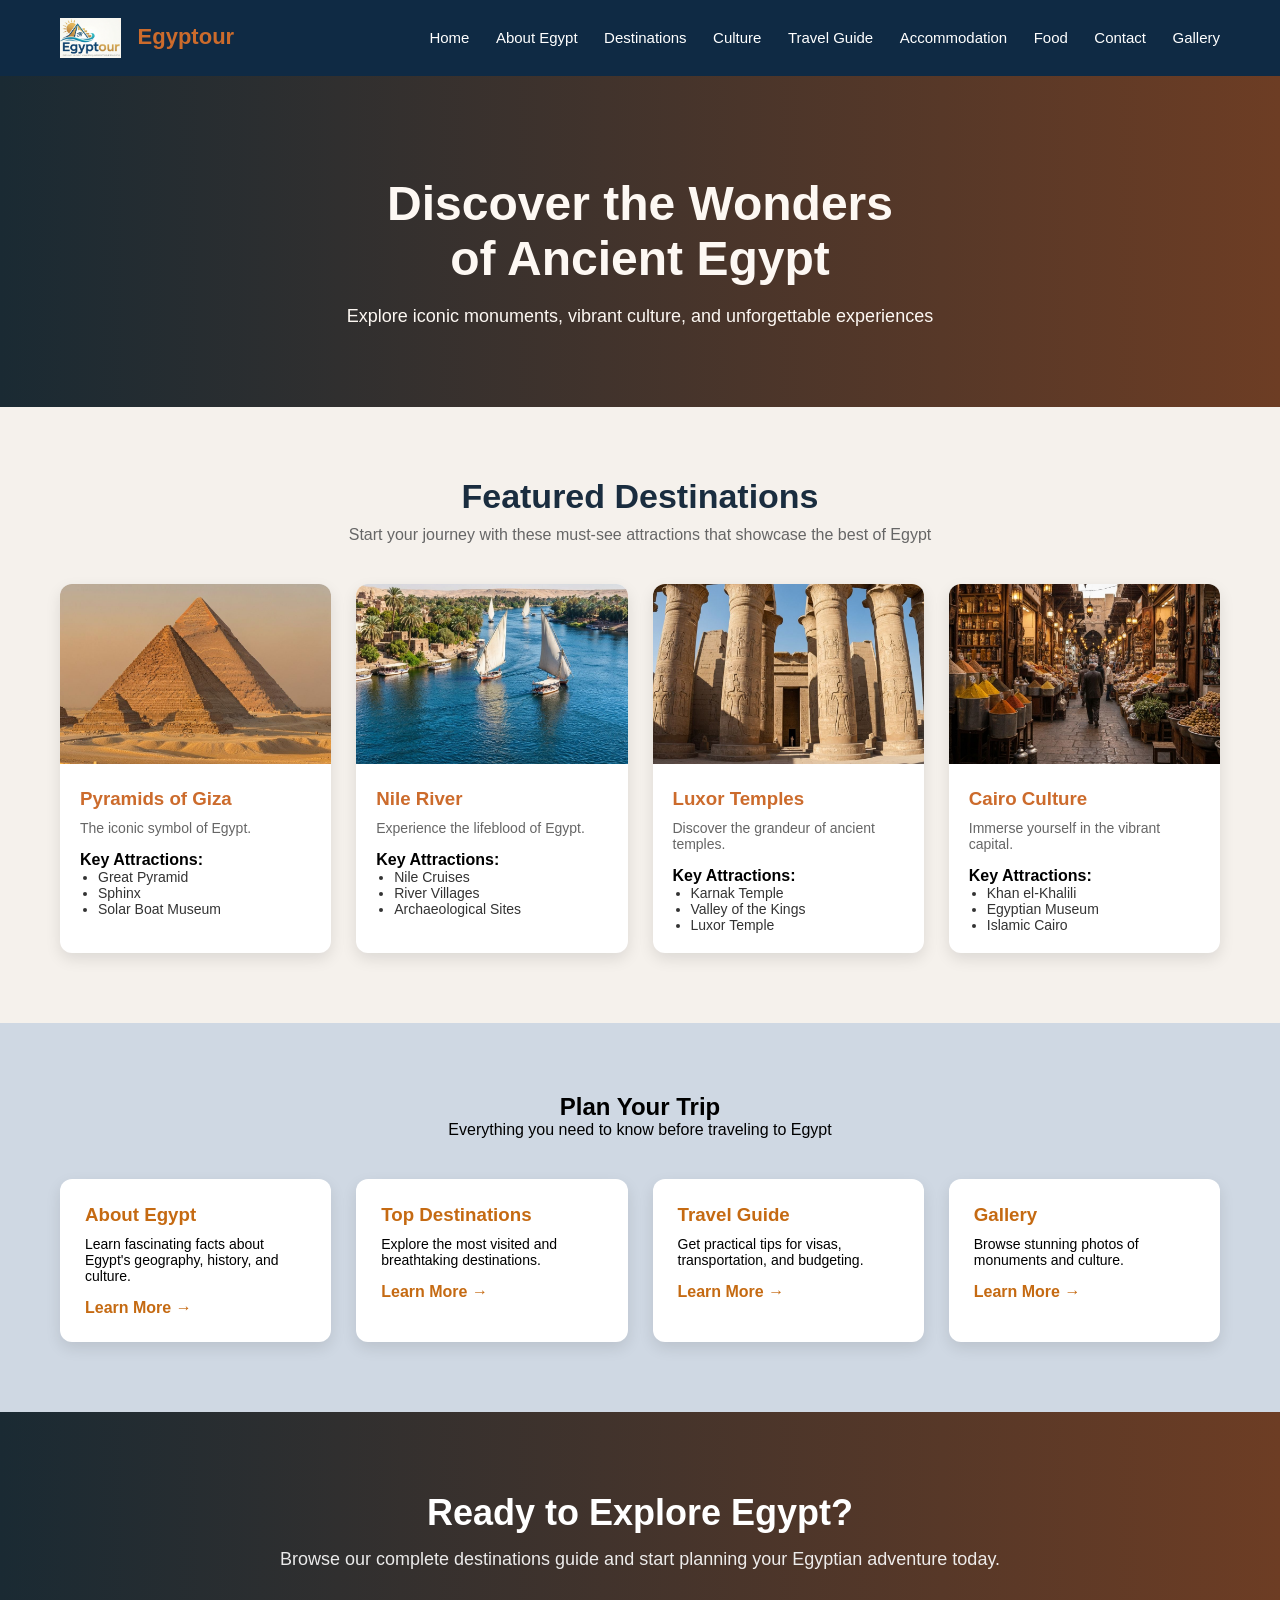
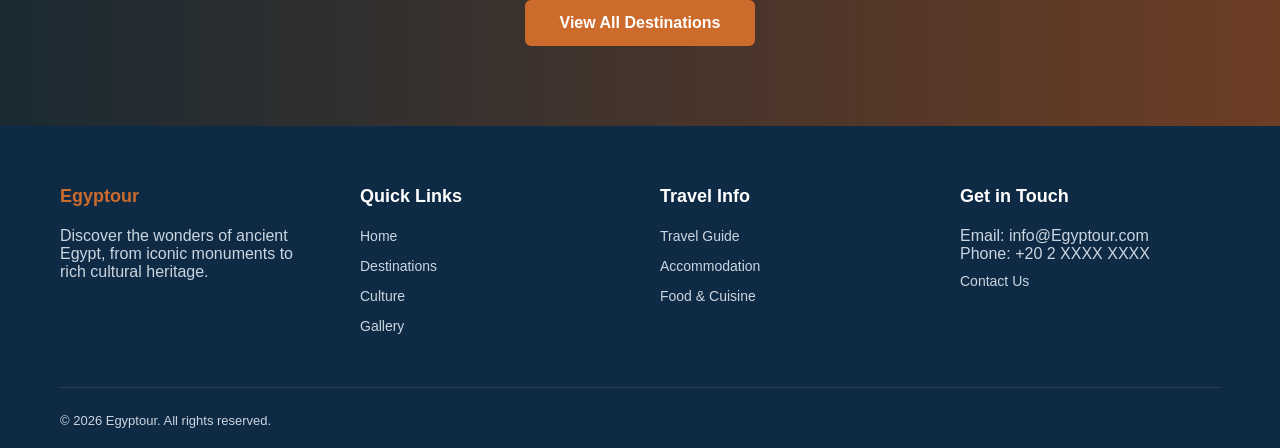
<file: index.html>
<!DOCTYPE html>
<html lang="en">
<head>
    <meta charset="UTF-8">
    <meta name="viewport" content="width=device-width, initial-scale=1.0">
    <title>Egyptour</title>
     <link rel="icon" type="image/png" href="images/logo.png">
    <link rel="stylesheet" href="Home.css">
</head>
<body>

<header>
    <div class="logo">
    <img src="images/logo.png" alt="Egyptour Logo" style="height: 40px; vertical-align: middle; margin-right: 10px;">
        Egyptour
    </div>
    <nav>
        <a href="index.html">Home</a>
        <a href="about.html">About Egypt</a>
        <a href="Destinations.html">Destinations</a>
        <a href="culture.html">Culture</a>
        <a href="hotels.html">Travel Guide</a>
        <a href="Accommodation.html">Accommodation</a>
        <a href="food.html">Food</a>
        <a href="contact.html">Contact</a>
        <a href="gallery.html">Gallery</a>
    </nav>
</header>

<section class="hero">
    <div>
        <h1>Discover the Wonders<br>of Ancient Egypt</h1>
        <p>Explore iconic monuments, vibrant culture, and unforgettable experiences</p>
    </div>
</section>

<section class="section">
    <h2>Featured Destinations</h2>
    <p>Start your journey with these must-see attractions that showcase the best of Egypt</p>

    <div class="grid">
        <div class="card">
            <img src="images/pyramids (1).jpg">
            <div class="card-content">
                <h3>Pyramids of Giza</h3>
                <p>The iconic symbol of Egypt.</p>
                <b>Key Attractions:</b>
                <ul>
                    <li>Great Pyramid</li>
                    <li>Sphinx</li>
                    <li>Solar Boat Museum</li>
                </ul>
            </div>
        </div>

        <div class="card">
            <img src="images/nile.jpg">
            <div class="card-content">
                <h3>Nile River</h3>
                <p>Experience the lifeblood of Egypt.</p>
                <b>Key Attractions:</b>
                <ul>
                    <li>Nile Cruises</li>
                    <li>River Villages</li>
                    <li>Archaeological Sites</li>
                </ul>
            </div>
        </div>

        <div class="card">
            <img src="images/temple (1).jpg">
            <div class="card-content">
                <h3>Luxor Temples</h3>
                <p>Discover the grandeur of ancient temples.</p>
                <b>Key Attractions:</b>
                <ul>
                    <li>Karnak Temple</li>
                    <li>Valley of the Kings</li>
                    <li>Luxor Temple</li>
                </ul>
            </div>
        </div>

        <div class="card">
            <img src="images/bazaar.jpg">
            <div class="card-content">
                <h3>Cairo Culture</h3>
                <p>Immerse yourself in the vibrant capital.</p>
                <b>Key Attractions:</b>
                <ul>
                    <li>Khan el-Khalili</li>
                    <li>Egyptian Museum</li>
                    <li>Islamic Cairo</li>
                </ul>
            </div>
        </div>
    </div>
</section>

<section class="plan">
    <h2>Plan Your Trip</h2>
    <p>Everything you need to know before traveling to Egypt</p>

    <div class="plan-grid">
        <div class="plan-card">
            <h3>About Egypt</h3>
            <p>Learn fascinating facts about Egypt's geography, history, and culture.</p>
            <a class="learn" href="about.html">Learn More →</a>
        </div>

        <div class="plan-card">
            <h3>Top Destinations</h3>
            <p>Explore the most visited and breathtaking destinations.</p>
            <a class="learn" href="Destinations.html">Learn More →</a>
        </div>

        <div class="plan-card">
            <h3>Travel Guide</h3>
            <p>Get practical tips for visas, transportation, and budgeting.</p>
            <a class="learn" href="hotels.html">Learn More →</a>
        </div>

        <div class="plan-card">
            <h3>Gallery</h3>
            <p>Browse stunning photos of monuments and culture.</p>
            <a class="learn" href="gallery.html">Learn More →</a>
        </div>
    </div>
</section>

<section class="cta-section">
    <h1>Ready to Explore Egypt?</h1>
    <p>Browse our complete destinations guide and start planning your Egyptian adventure today.</p>
    <a href="Destinations.html" class="cta-button">View All Destinations</a>
</section>

<footer class="main-footer">
    <div class="footer-container">
        <div class="footer-col">
            <h3 class="brand-title">Egyptour</h3>
            <p>Discover the wonders of ancient Egypt, from iconic monuments to rich cultural heritage.</p>
        </div>

        <div class="footer-col">
            <h3>Quick Links</h3>
            <ul>
                <li><a href="index.html">Home</a></li>
                <li><a href="Destinations.html">Destinations</a></li>
                <li><a href="culture.html">Culture</a></li>
                <li><a href="gallery.html">Gallery</a></li>
            </ul>
        </div>

        <div class="footer-col">
            <h3>Travel Info</h3>
            <ul>
                <li><a href="hotels.html">Travel Guide</a></li>
                <li><a href="Accommodation.html">Accommodation</a></li>
                <li><a href="food.html">Food & Cuisine</a></li>
            </ul>
        </div>

        <div class="footer-col">
            <h3>Get in Touch</h3>
            <p>Email: info@Egyptour.com</p>
            <p>Phone: +20 2 XXXX XXXX</p>
            <a href="contact.html" class="contact-link">Contact Us</a>
        </div>
    </div>

    <div class="footer-bottom">
        <p>&copy; 2026 Egyptour. All rights reserved.</p>
    </div>
</footer>

</body>
</html>
</file>
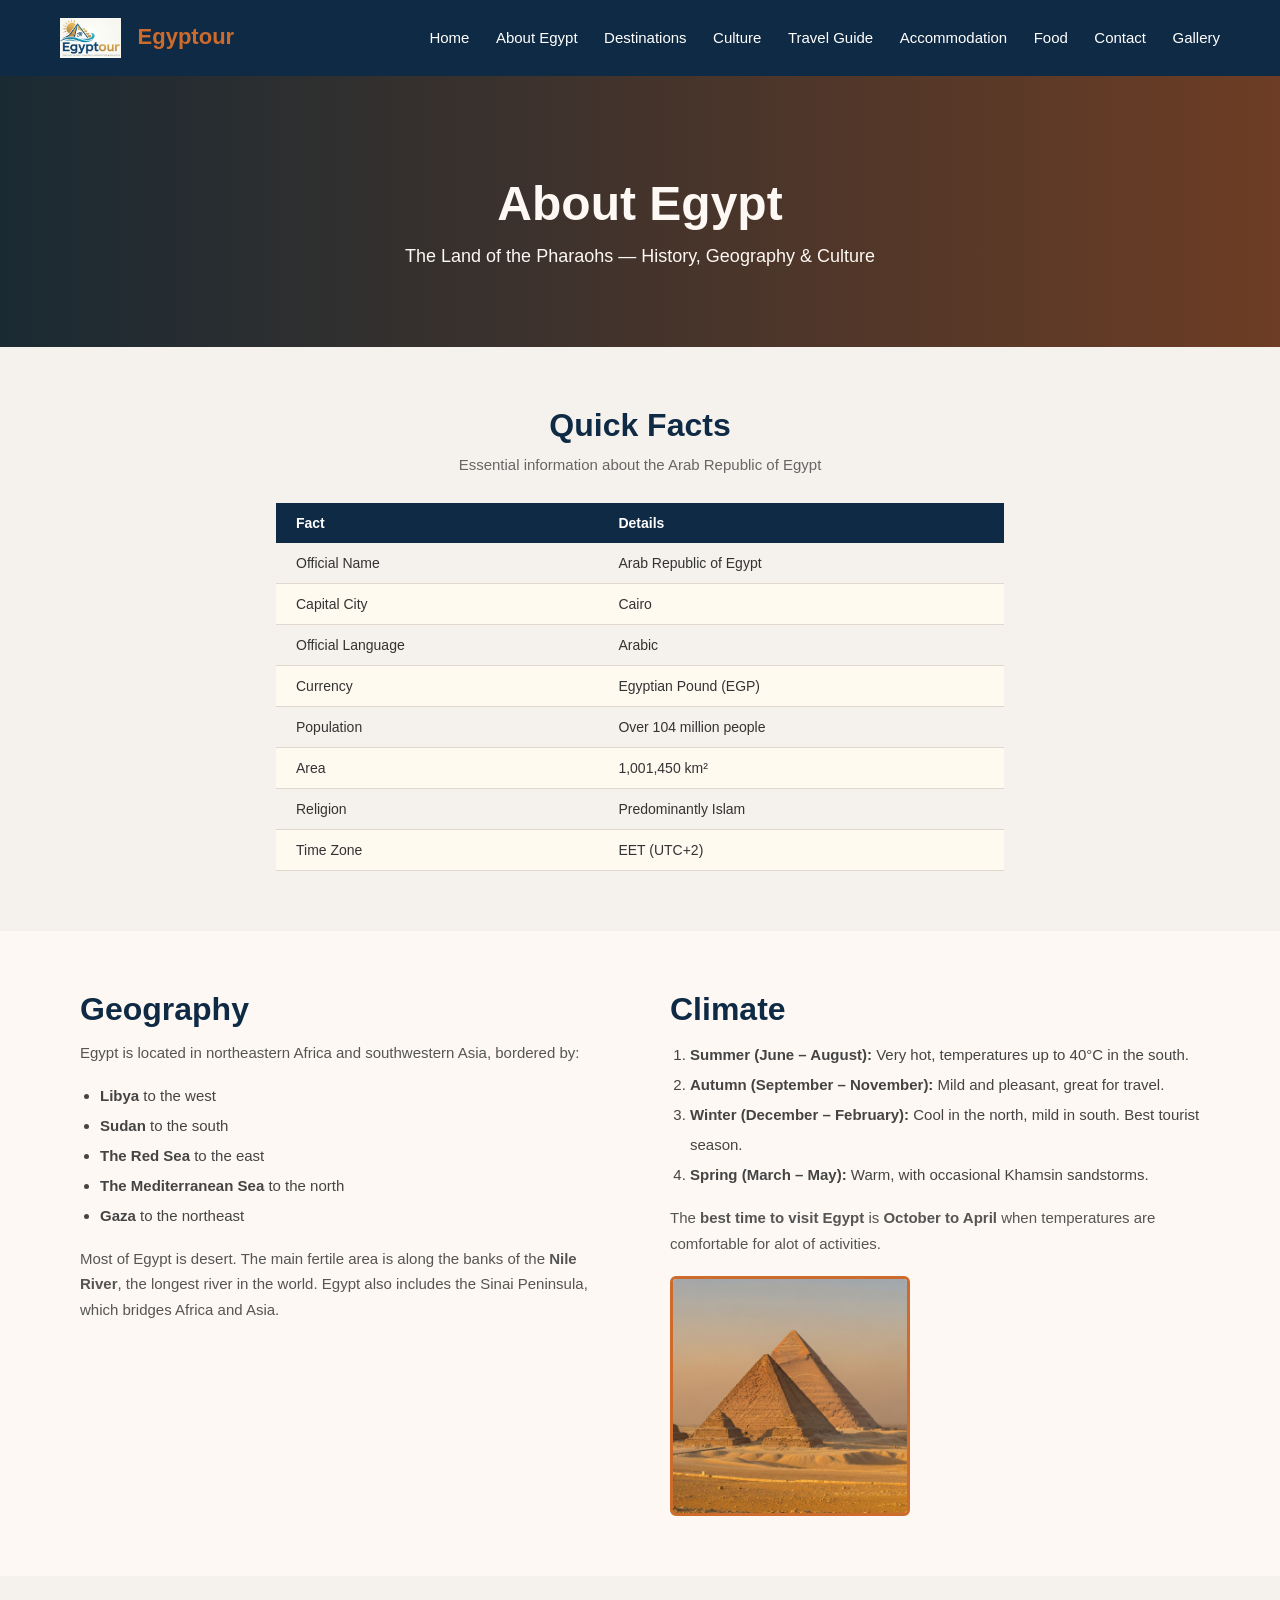
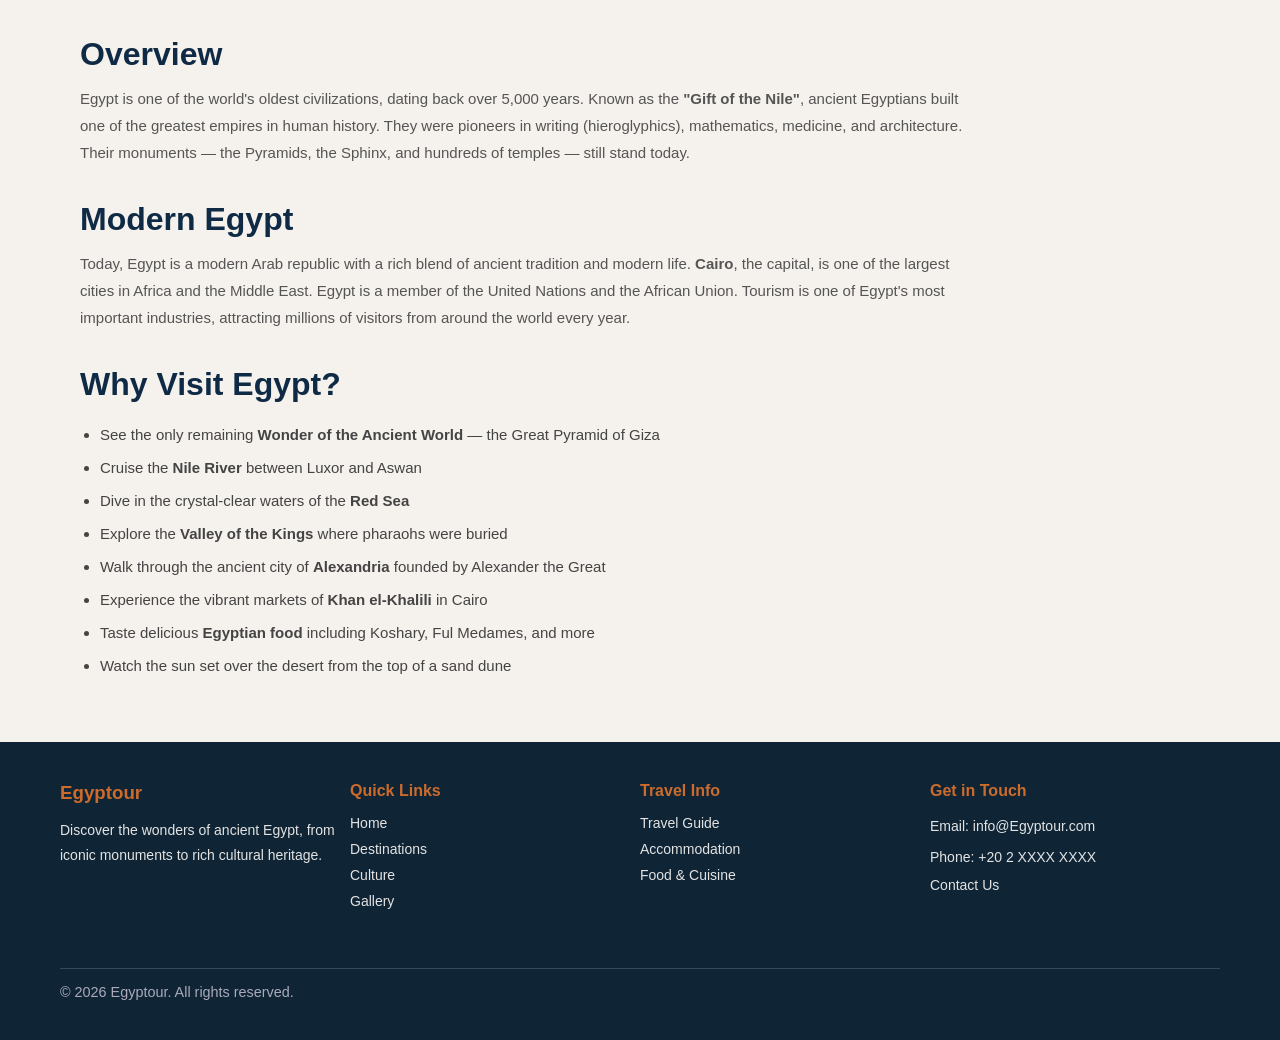
<file: about.html>
<!DOCTYPE html>
<html lang="en">
<head>
    <meta charset="UTF-8">
    <meta name="viewport" content="width=device-width, initial-scale=1.0">
    <title>About Egypt - Egyptour</title>
    <link rel="stylesheet" href="about.css">
    <link rel="icon" type="image/png" href="images/logo.png">

</head>
<body>

<header>
    <div class="logo">
    <img src="images/logo.png" alt="Egyptour Logo" style="height: 40px; vertical-align: middle; margin-right: 10px;">
        Egyptour
    </div>
    <nav>
        <a href="index.html">Home</a>
        <a href="about.html">About Egypt</a>
        <a href="Destinations.html">Destinations</a>
        <a href="culture.html">Culture</a>
        <a href="hotels.html">Travel Guide</a>
        <a href="Accommodation.html">Accommodation</a>
        <a href="food.html">Food</a>
        <a href="contact.html">Contact</a>
        <a href="gallery.html">Gallery</a>
    </nav>
</header>

<section class="hero">
    <h1>About Egypt</h1>
    <p>The Land of the Pharaohs &mdash; History, Geography &amp; Culture</p>
</section>

<section class="section facts-section">
    <h2>Quick Facts</h2>
    <p>Essential information about the Arab Republic of Egypt</p>
    <table class="data-table">
        <thead>
            <tr><th>Fact</th><th>Details</th></tr>
        </thead>
        <tbody>
            <tr><td>Official Name</td><td>Arab Republic of Egypt</td></tr>
            <tr><td>Capital City</td><td>Cairo</td></tr>
            <tr><td>Official Language</td><td>Arabic</td></tr>
            <tr><td>Currency</td><td>Egyptian Pound (EGP)</td></tr>
            <tr><td>Population</td><td>Over 104 million people</td></tr>
            <tr><td>Area</td><td>1,001,450 km&#178;</td></tr>
            <tr><td>Religion</td><td>Predominantly Islam</td></tr>
            <tr><td>Time Zone</td><td>EET (UTC+2)</td></tr>
        </tbody>
    </table>
</section>

<section class="section two-col-section">
    <div class="two-col">
        <div class="col-block">
            <h2>Geography</h2>
            <p>Egypt is located in northeastern Africa and southwestern Asia, bordered by:</p>
            <ul>
                <li><strong>Libya</strong> to the west</li>
                <li><strong>Sudan</strong> to the south</li>
                <li><strong>The Red Sea</strong> to the east</li>
                <li><strong>The Mediterranean Sea</strong> to the north</li>
                <li><strong>Gaza</strong> to the northeast</li>
            </ul>
            <p>Most of Egypt is desert. The main fertile area is along the banks of the <strong>Nile River</strong>, the longest river in the world. Egypt also includes the Sinai Peninsula, which bridges Africa and Asia.</p>
        </div>
        <div class="col-block">
            <h2>Climate</h2>
            <ol>
                <li><strong>Summer (June &ndash; August):</strong> Very hot, temperatures up to 40&deg;C in the south.</li>
                <li><strong>Autumn (September &ndash; November):</strong> Mild and pleasant, great for travel.</li>
                <li><strong>Winter (December &ndash; February):</strong> Cool in the north, mild in south. Best tourist season.</li>
                <li><strong>Spring (March &ndash; May):</strong> Warm, with occasional Khamsin sandstorms.</li>
            </ol>
            <p>The <strong>best time to visit Egypt</strong> is <strong>October to April</strong> when temperatures are comfortable for alot of activities.</p>
            <img src="images/pyramids.jpg" width="240" alt="Pyramids of Giza" class="climate-img">
        </div>
    </div>
</section>

<section class="section overview-section">
    <h2>Overview</h2>
    <p>Egypt is one of the world's oldest civilizations, dating back over 5,000 years. Known as the <strong>&quot;Gift of the Nile&quot;</strong>, ancient Egyptians built one of the greatest empires in human history. They were pioneers in writing (hieroglyphics), mathematics, medicine, and architecture. Their monuments &mdash; the Pyramids, the Sphinx, and hundreds of temples &mdash; still stand today.</p>

    <h2>Modern Egypt</h2>
    <p>Today, Egypt is a modern Arab republic with a rich blend of ancient tradition and modern life. <strong>Cairo</strong>, the capital, is one of the largest cities in Africa and the Middle East. Egypt is a member of the United Nations and the African Union. Tourism is one of Egypt's most important industries, attracting millions of visitors from around the world every year.</p>

    <h2>Why Visit Egypt?</h2>
    <ul class="why-list">
        <li>See the only remaining <strong>Wonder of the Ancient World</strong> &mdash; the Great Pyramid of Giza</li>
        <li>Cruise the <strong>Nile River</strong> between Luxor and Aswan</li>
        <li>Dive in the crystal-clear waters of the <strong>Red Sea</strong></li>
        <li>Explore the <strong>Valley of the Kings</strong> where pharaohs were buried</li>
        <li>Walk through the ancient city of <strong>Alexandria</strong> founded by Alexander the Great</li>
        <li>Experience the vibrant markets of <strong>Khan el-Khalili</strong> in Cairo</li>
        <li>Taste delicious <strong>Egyptian food</strong> including Koshary, Ful Medames, and more</li>
        <li>Watch the sun set over the desert from the top of a sand dune</li>
    </ul>
</section>

<footer class="footer">
    <div class="footer-section">
        <h3>Egyptour</h3>
        <p>Discover the wonders of ancient Egypt, from iconic monuments to rich cultural heritage.</p>
    </div>
    <div class="footer-section">
        <h4>Quick Links</h4>
        <ul>
            <li><a href="index.html">Home</a></li>
            <li><a href="Destinations.html">Destinations</a></li>
            <li><a href="culture.html">Culture</a></li>
            <li><a href="gallery.html">Gallery</a></li>
        </ul>
    </div>
    <div class="footer-section">
        <h4>Travel Info</h4>
        <ul>
            <li><a href="hotels.html">Travel Guide</a></li>
            <li><a href="Accommodation.html">Accommodation</a></li>
            <li><a href="food.html">Food &amp; Cuisine</a></li>
        </ul>
    </div>
    <div class="footer-section">
        <h4>Get in Touch</h4>
        <p>Email: info@Egyptour.com</p>
        <p>Phone: +20 2 XXXX XXXX</p>
        <a href="contact.html">Contact Us</a>
    </div>
    <div class="footer-bottom">
        <p>&copy; 2026 Egyptour. All rights reserved.</p>
    </div>
</footer>

</body>
</html>
</file>
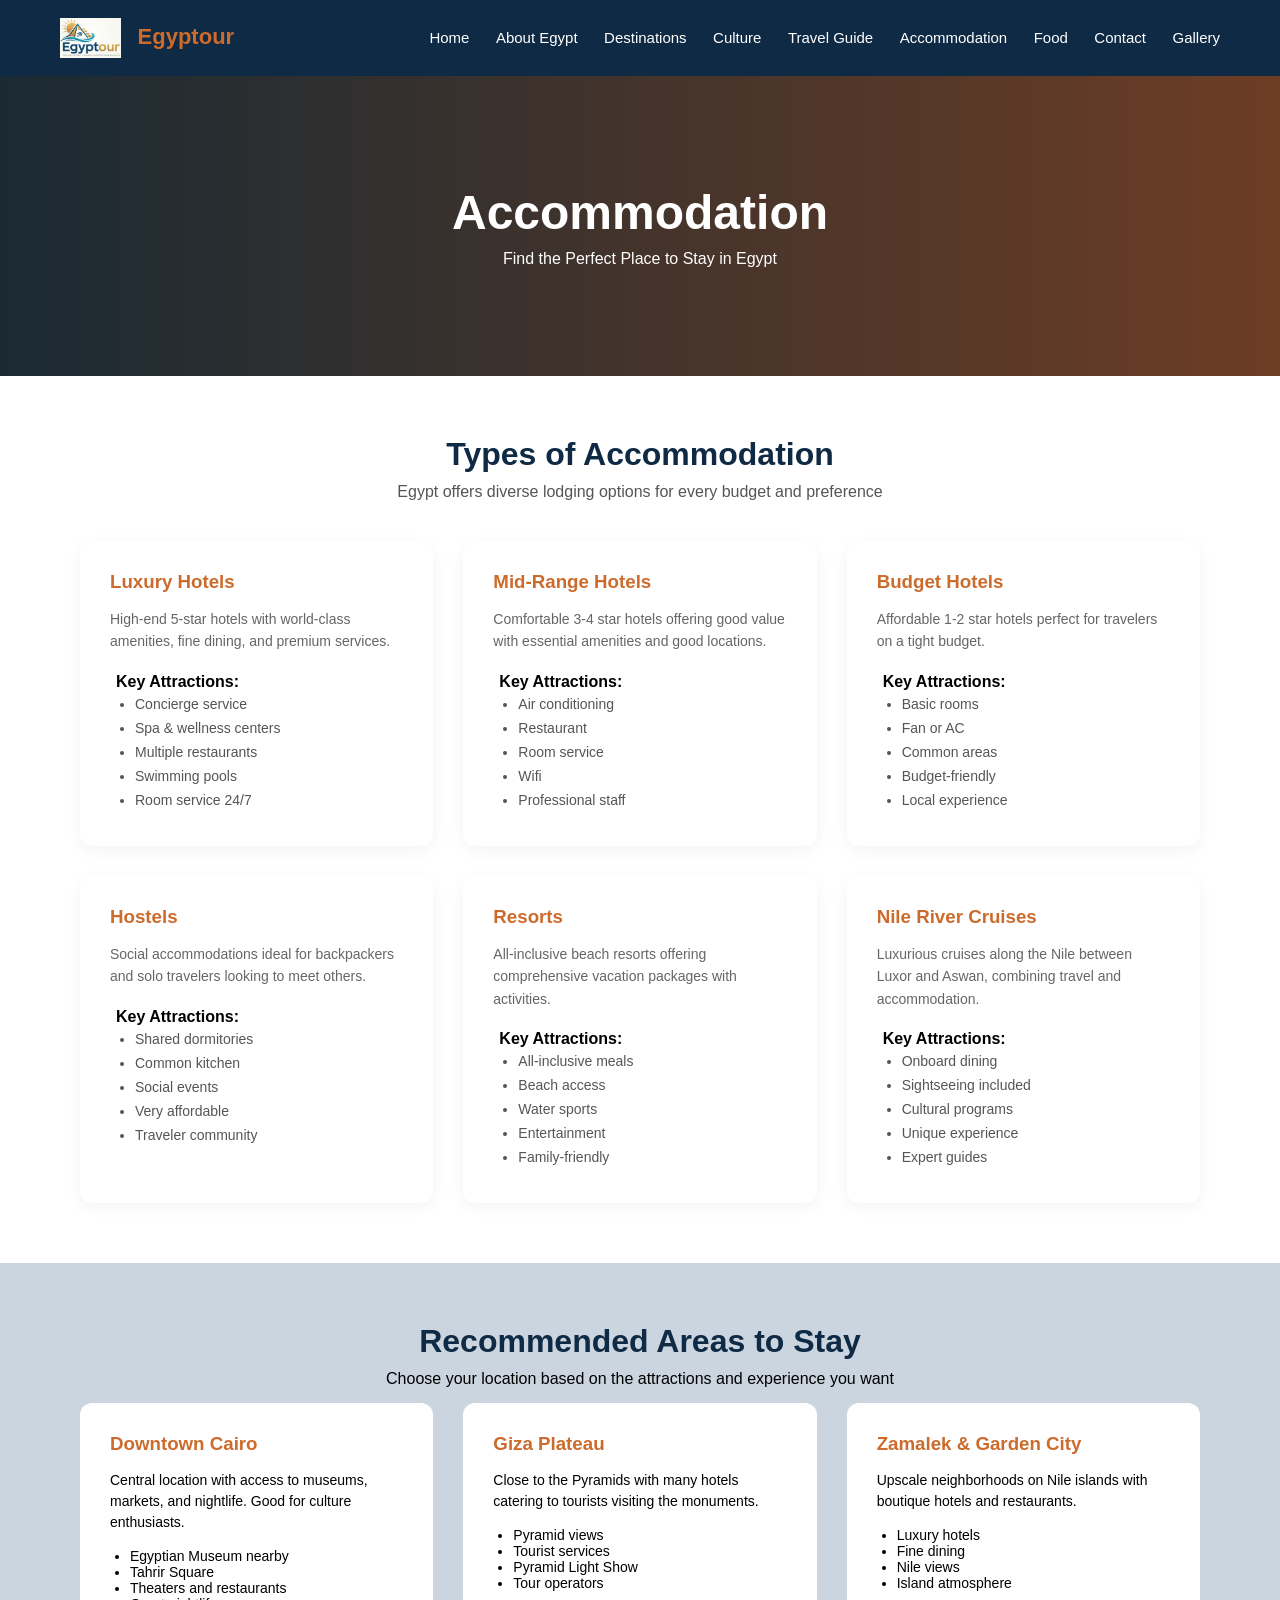
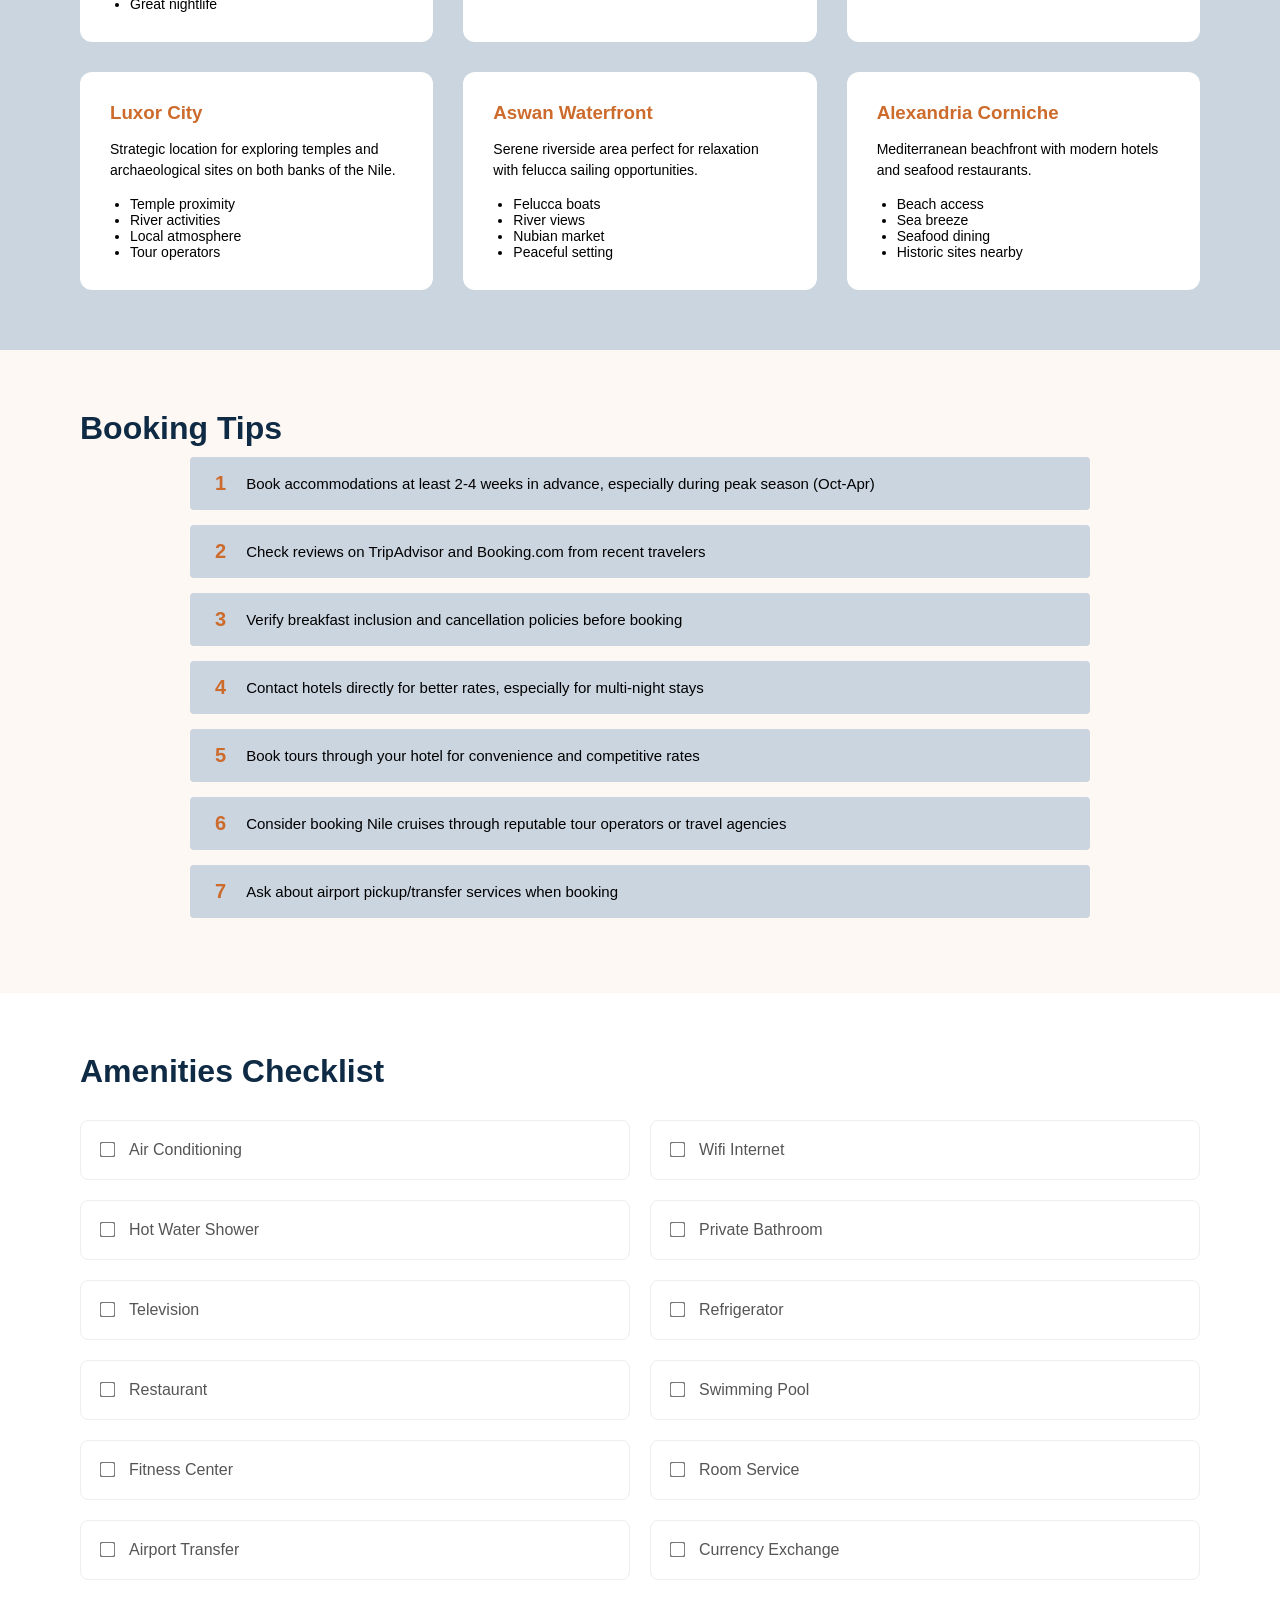
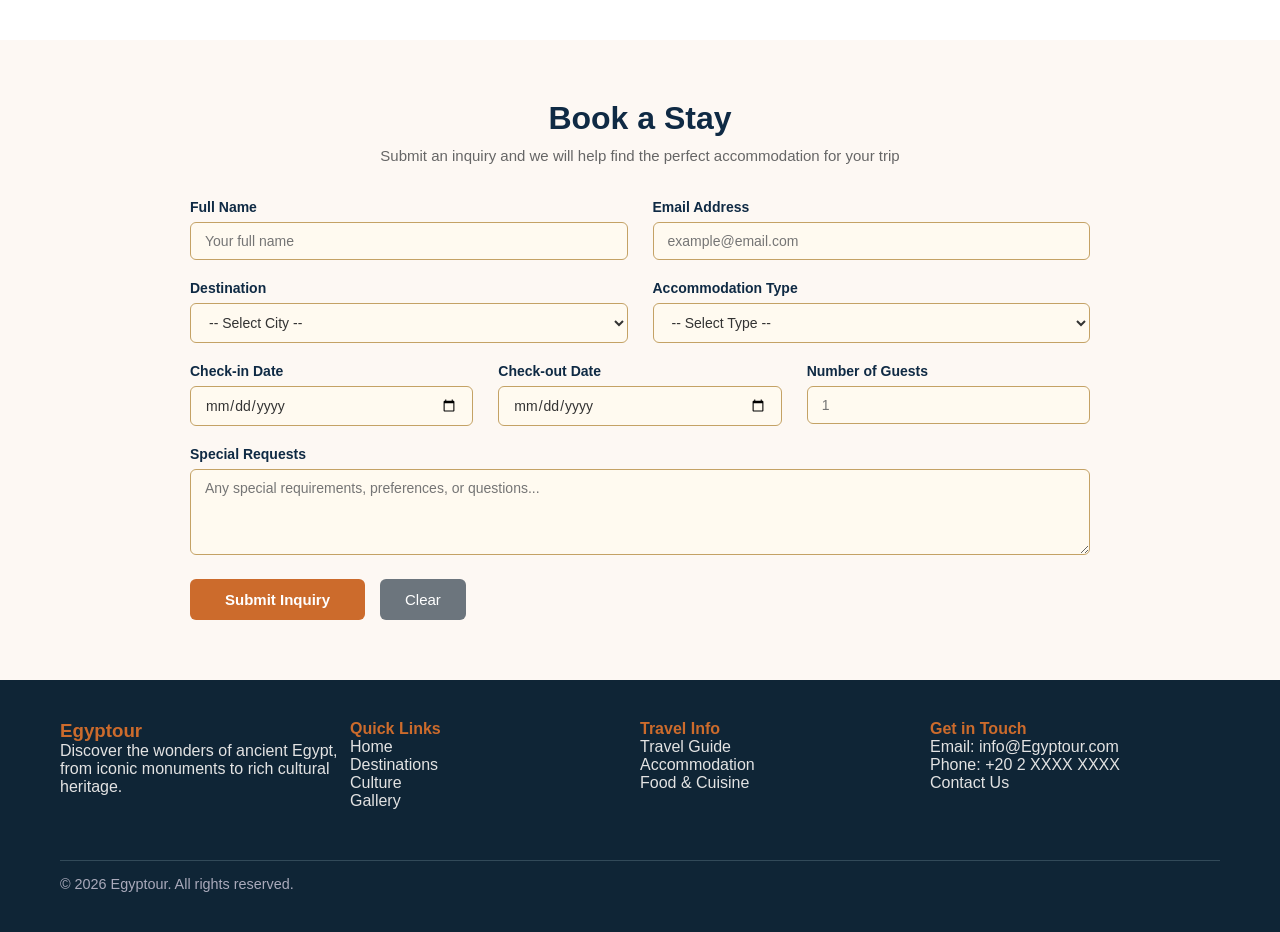
<file: Accommodation.html>
<!DOCTYPE html>
<html lang="en">
<head>
    <meta charset="UTF-8">
    <meta name="viewport" content="width=device-width, initial-scale=1.0">
    <title>Accommodation - Egyptour</title>
    <link rel="stylesheet" href="Accommodation.css">
        <link rel="icon" type="image/png" href="images/logo.png">

</head>
<body>

<header>
    <div class="logo">
    <img src="images/logo.png" alt="Egyptour Logo" style="height: 40px; vertical-align: middle; margin-right: 10px;">
        Egyptour
    </div>
    <nav>
        <a href="index.html">Home</a>
        <a href="about.html">About Egypt</a>
        <a href="Destinations.html">Destinations</a>
        <a href="culture.html">Culture</a>
        <a href="hotels.html">Travel Guide</a>
        <a href="Accommodation.html">Accommodation</a>
        <a href="food.html">Food</a>
        <a href="contact.html">Contact</a>
        <a href="gallery.html">Gallery</a>
    </nav>
</header>

<section class="acc-hero">
    <h1>Accommodation</h1>
    <p>Find the Perfect Place to Stay in Egypt</p>
</section>

<section class="section types-section">
    <h2>Types of Accommodation</h2>
    <p>Egypt offers diverse lodging options for every budget and preference</p>
    
    <div class="grid">
        <div class="card">
            <div class="card-content">
                <h3 class="card-title">Luxury Hotels</h3>
                <p>High-end 5-star hotels with world-class amenities, fine dining, and premium services.</p>
                <b>Key Attractions:</b>
                <ul>
                    <li>Concierge service</li>
                    <li>Spa & wellness centers</li>
                    <li>Multiple restaurants</li>
                    <li>Swimming pools</li>
                    <li>Room service 24/7</li>
                </ul>
            </div>
        </div>
        <div class="card">
            <div class="card-content">
                <h3 class="card-title">Mid-Range Hotels</h3>
                <p>Comfortable 3-4 star hotels offering good value with essential amenities and good locations.</p>
                <b>Key Attractions:</b>
                <ul>
                    <li>Air conditioning</li>
                    <li>Restaurant</li>
                    <li>Room service</li>
                    <li>Wifi</li>
                    <li>Professional staff</li>
                </ul>
            </div>
        </div>
        <div class="card">
            <div class="card-content">
                <h3 class="card-title">Budget Hotels</h3>
                <p>Affordable 1-2 star hotels perfect for travelers on a tight budget.</p>
                <b>Key Attractions:</b>
                <ul>
                    <li>Basic rooms</li>
                    <li>Fan or AC</li>
                    <li>Common areas</li>
                    <li>Budget-friendly</li>
                    <li>Local experience</li>
                </ul>
            </div>
        </div>
        <div class="card">
            <div class="card-content">
                <h3 class="card-title">Hostels</h3>
                <p>Social accommodations ideal for backpackers and solo travelers looking to meet others.</p>
                <b>Key Attractions:</b>
                <ul>
                    <li>Shared dormitories</li>
                    <li>Common kitchen</li>
                    <li>Social events</li>
                    <li>Very affordable</li>
                    <li>Traveler community</li>
                </ul>
            </div>
        </div>
        <div class="card">
            <div class="card-content">
                <h3 class="card-title">Resorts</h3>
                <p>All-inclusive beach resorts offering comprehensive vacation packages with activities.</p>
                <b>Key Attractions:</b>
                <ul>
                    <li>All-inclusive meals</li>
                    <li>Beach access</li>
                    <li>Water sports</li>
                    <li>Entertainment</li>
                    <li>Family-friendly</li>
                </ul>
            </div>
        </div>
        <div class="card">
            <div class="card-content">
                <h3 class="card-title">Nile River Cruises</h3>
                <p>Luxurious cruises along the Nile between Luxor and Aswan, combining travel and accommodation.</p>
                <b>Key Attractions:</b>
                <ul>
                    <li>Onboard dining</li>
                    <li>Sightseeing included</li>
                    <li>Cultural programs</li>
                    <li>Unique experience</li>
                    <li>Expert guides</li>
                </ul>
            </div>
        </div>
    </div>
</section>

<section class="areas-section">
    <h2>Recommended Areas to Stay</h2>
    <p>Choose your location based on the attractions and experience you want</p>

    <div class="grid">
        <div class="area-card">
            <h3>Downtown Cairo</h3>
            <p>Central location with access to museums, markets, and nightlife. Good for culture enthusiasts.</p>
            <ul>
                <li>Egyptian Museum nearby</li>
                <li>Tahrir Square</li>
                <li>Theaters and restaurants</li>
                <li>Great nightlife</li>
            </ul>
        </div>
        <div class="area-card">
            <h3>Giza Plateau</h3>
            <p>Close to the Pyramids with many hotels catering to tourists visiting the monuments.</p>
            <ul>
                <li>Pyramid views</li>
                <li>Tourist services</li>
                <li>Pyramid Light Show</li>
                <li>Tour operators</li>
            </ul>
        </div>
        <div class="area-card">
            <h3>Zamalek & Garden City</h3>
            <p>Upscale neighborhoods on Nile islands with boutique hotels and restaurants.</p>
            <ul>
                <li>Luxury hotels</li>
                <li>Fine dining</li>
                <li>Nile views</li>
                <li>Island atmosphere</li>
            </ul>
        </div>
        <div class="area-card">
            <h3>Luxor City</h3>
            <p>Strategic location for exploring temples and archaeological sites on both banks of the Nile.</p>
            <ul>
                <li>Temple proximity</li>
                <li>River activities</li>
                <li>Local atmosphere</li>
                <li>Tour operators</li>
            </ul>
        </div>
        <div class="area-card">
            <h3>Aswan Waterfront</h3>
            <p>Serene riverside area perfect for relaxation with felucca sailing opportunities.</p>
            <ul>
                <li>Felucca boats</li>
                <li>River views</li>
                <li>Nubian market</li>
                <li>Peaceful setting</li>
            </ul>
        </div>
        <div class="area-card">
            <h3>Alexandria Corniche</h3>
            <p>Mediterranean beachfront with modern hotels and seafood restaurants.</p>
            <ul>
                <li>Beach access</li>
                <li>Sea breeze</li>
                <li>Seafood dining</li>
                <li>Historic sites nearby</li>
            </ul>
        </div>
    </div>
</section>

<section class="tips-section">
    <h2>Booking Tips</h2>
    <div class="tips-container">
        <div class="tip-item"><span>1</span> Book accommodations at least 2-4 weeks in advance, especially during peak season (Oct-Apr)</div>
        <div class="tip-item"><span>2</span> Check reviews on TripAdvisor and Booking.com from recent travelers</div>
        <div class="tip-item"><span>3</span> Verify breakfast inclusion and cancellation policies before booking</div>
        <div class="tip-item"><span>4</span> Contact hotels directly for better rates, especially for multi-night stays</div>
        <div class="tip-item"><span>5</span> Book tours through your hotel for convenience and competitive rates</div>
        <div class="tip-item"><span>6</span> Consider booking Nile cruises through reputable tour operators or travel agencies</div>
        <div class="tip-item"><span>7</span> Ask about airport pickup/transfer services when booking</div>
    </div>
</section>

<section class="amenities-section">
    <h2>Amenities Checklist</h2>
    <div class="amenities-grid">
        <div class="amenity-box"><input type="checkbox"> Air Conditioning</div>
        <div class="amenity-box"><input type="checkbox"> Wifi Internet</div>
        <div class="amenity-box"><input type="checkbox"> Hot Water Shower</div>
        <div class="amenity-box"><input type="checkbox"> Private Bathroom</div>
        <div class="amenity-box"><input type="checkbox"> Television</div>
        <div class="amenity-box"><input type="checkbox"> Refrigerator</div>
        <div class="amenity-box"><input type="checkbox"> Restaurant</div>
        <div class="amenity-box"><input type="checkbox"> Swimming Pool</div>
        <div class="amenity-box"><input type="checkbox"> Fitness Center</div>
        <div class="amenity-box"><input type="checkbox"> Room Service</div>
        <div class="amenity-box"><input type="checkbox"> Airport Transfer</div>
        <div class="amenity-box"><input type="checkbox"> Currency Exchange</div>
    </div>
</section>

<section class="booking-section">
    <h2>Book a Stay</h2>
    <p>Submit an inquiry and we will help find the perfect accommodation for your trip</p>

    <form action="thankyou.html" method="get" class="booking-form">

        <div class="booking-row">
            <div class="booking-group">
                <label for="b-name">Full Name</label>
                <input type="text" id="b-name" name="fullname" placeholder="Your full name" required>
            </div>
            <div class="booking-group">
                <label for="b-email">Email Address</label>
                <input type="email" id="b-email" name="email" placeholder="example@email.com" required>
            </div>
        </div>

        <div class="booking-row">
            <div class="booking-group">
                <label for="b-city">Destination</label>
                <select id="b-city" name="destination">
                    <option value="">-- Select City --</option>
                    <option value="cairo">Cairo</option>
                    <option value="giza">Giza</option>
                    <option value="luxor">Luxor</option>
                    <option value="aswan">Aswan</option>
                    <option value="alexandria">Alexandria</option>
                    <option value="sharm">Sharm El Sheikh</option>
                    <option value="hurghada">Hurghada</option>
                </select>
            </div>
            <div class="booking-group">
                <label for="b-type">Accommodation Type</label>
                <select id="b-type" name="acctype">
                    <option value="">-- Select Type --</option>
                    <option value="luxury">Luxury Hotel</option>
                    <option value="mid">Mid-Range Hotel</option>
                    <option value="budget">Budget Hotel</option>
                    <option value="hostel">Hostel</option>
                    <option value="resort">Beach Resort</option>
                    <option value="cruise">Nile Cruise</option>
                </select>
            </div>
        </div>

        <div class="booking-row">
            <div class="booking-group">
                <label for="b-checkin">Check-in Date</label>
                <input type="date" id="b-checkin" name="checkin">
            </div>
            <div class="booking-group">
                <label for="b-checkout">Check-out Date</label>
                <input type="date" id="b-checkout" name="checkout">
            </div>
            <div class="booking-group">
                <label for="b-guests">Number of Guests</label>
                <input type="number" id="b-guests" name="guests" min="1" max="20" placeholder="1">
            </div>
        </div>

        <div class="booking-group">
            <label for="b-requests">Special Requests</label>
            <textarea id="b-requests" name="requests" rows="4" placeholder="Any special requirements, preferences, or questions..."></textarea>
        </div>

        <div class="booking-buttons">
            <input type="submit" value="Submit Inquiry" class="booking-submit">
            <input type="reset" value="Clear" class="booking-reset">
        </div>

    </form>
</section>

 
  <footer class="footer">
    <div class="footer-section">
      <h3>Egyptour</h3>
      <p>Discover the wonders of ancient Egypt, from iconic monuments to rich cultural heritage.</p>
    </div>
    <div class="footer-section">
      <h4>Quick Links</h4>
      <ul>
        <li><a href="index.html">Home</a></li>
        <li><a href="Destinations.html">Destinations</a></li>
        <li><a href="culture.html">Culture</a></li>
        <li><a href="gallery.html">Gallery</a></li>
      </ul>
    </div>
    <div class="footer-section">
      <h4>Travel Info</h4>
      <ul>
        <li><a href="hotels.html">Travel Guide</a></li>
        <li><a href="Accommodation.html">Accommodation</a></li>
        <li><a href="food.html">Food & Cuisine</a></li>
      </ul>
    </div>
    <div class="footer-section">
      <h4>Get in Touch</h4>
      <p>Email: info@Egyptour.com</p>
      <p>Phone: +20 2 XXXX XXXX</p>
      <a href="contact.html">Contact Us</a>
    </div>
    <div class="footer-bottom">
      <p>© 2026 Egyptour. All rights reserved.</p>
    </div>
  </footer>

</body>
</html>
</file>
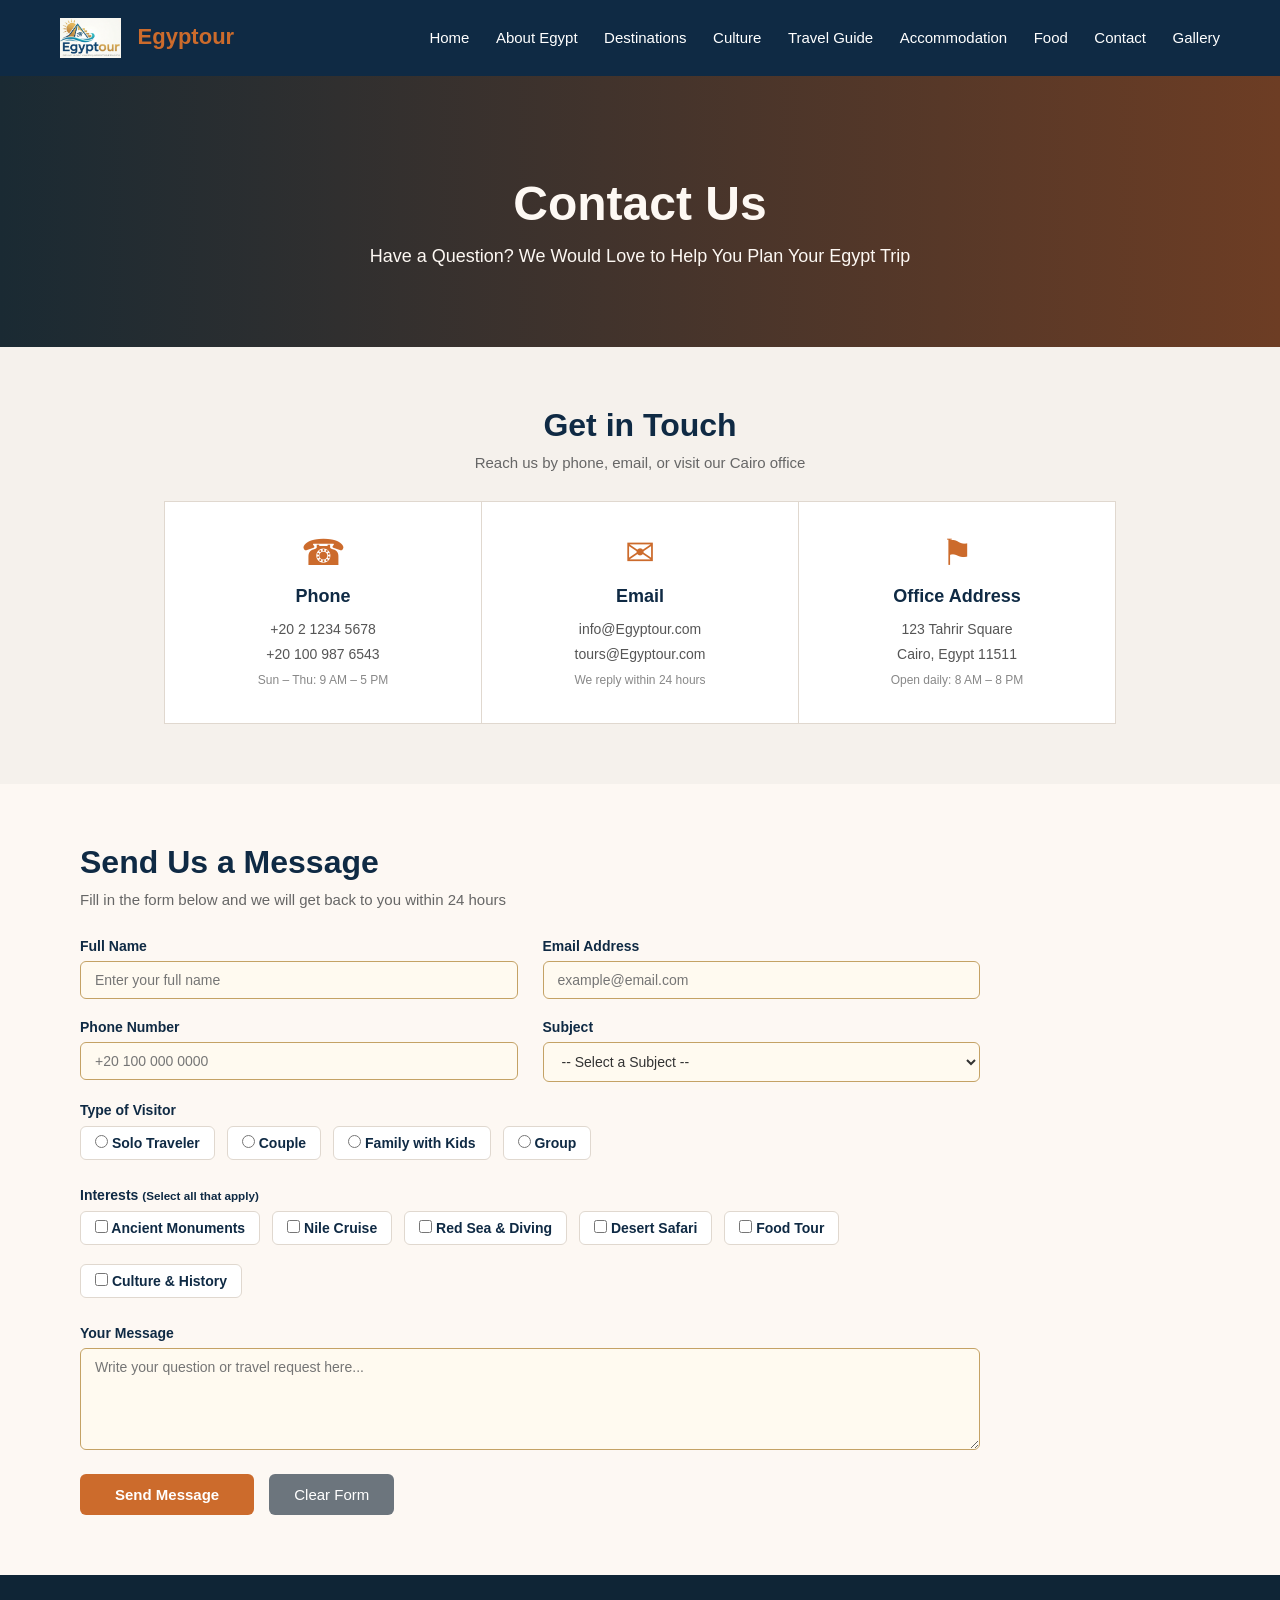
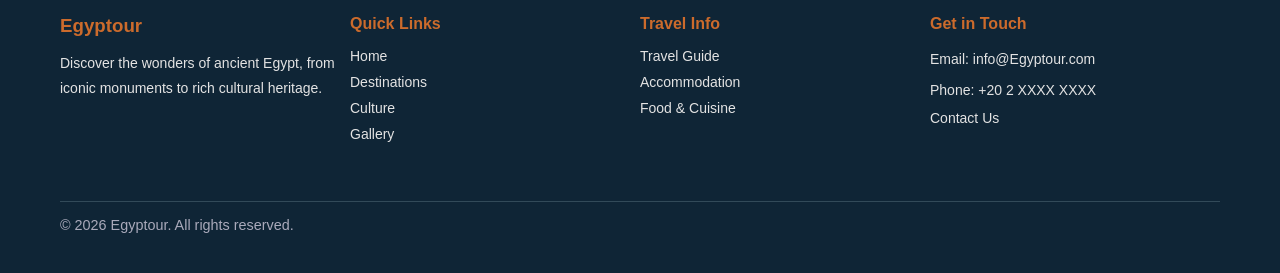
<file: contact.html>
<!DOCTYPE html>
<html lang="en">
<head>
    <meta charset="UTF-8">
    <meta name="viewport" content="width=device-width, initial-scale=1.0">
    <title>Contact Us - Egyptour</title>
    <link rel="stylesheet" href="contact.css">
        <link rel="icon" type="image/png" href="images/logo.png">

</head>
<body>

<header>
    <div class="logo">
    <img src="images/logo.png" alt="Egyptour Logo" style="height: 40px; vertical-align: middle; margin-right: 10px;">
        Egyptour
    </div>
    <nav>
        <a href="index.html">Home</a>
        <a href="about.html">About Egypt</a>
        <a href="Destinations.html">Destinations</a>
        <a href="culture.html">Culture</a>
        <a href="hotels.html">Travel Guide</a>
        <a href="Accommodation.html">Accommodation</a>
        <a href="food.html">Food</a>
        <a href="contact.html">Contact</a>
        <a href="gallery.html">Gallery</a>
    </nav>
</header>

<section class="hero">
    <h1>Contact Us</h1>
    <p>Have a Question? We Would Love to Help You Plan Your Egypt Trip</p>
</section>

<section class="section info-section">
    <h2>Get in Touch</h2>
    <p>Reach us by phone, email, or visit our Cairo office</p>
    <table class="info-table">
        <tr>
            <td class="info-cell">
                <div class="info-icon">&#9742;</div>
                <h3>Phone</h3>
                <p>+20 2 1234 5678</p>
                <p>+20 100 987 6543</p>
                <p><small>Sun &ndash; Thu: 9 AM &ndash; 5 PM</small></p>
            </td>
            <td class="info-cell">
                <div class="info-icon">&#9993;</div>
                <h3>Email</h3>
                <p>info@Egyptour.com</p>
                <p>tours@Egyptour.com</p>
                <p><small>We reply within 24 hours</small></p>
            </td>
            <td class="info-cell">
                <div class="info-icon">&#9873;</div>
                <h3>Office Address</h3>
                <p>123 Tahrir Square</p>
                <p>Cairo, Egypt 11511</p>
                <p><small>Open daily: 8 AM &ndash; 8 PM</small></p>
            </td>
        </tr>
    </table>
</section>

<section class="section form-section">
    <h2>Send Us a Message</h2>
    <p>Fill in the form below and we will get back to you within 24 hours</p>

    <form action="thankyou.html" method="get" class="contact-form">

        
        <div class="form-row">
            <div class="form-group">
                <label for="fullname">Full Name</label>
                <input type="text" id="fullname" name="fullname" placeholder="Enter your full name" required>
            </div>
            <div class="form-group">
                <label for="email">Email Address</label>
                <input type="email" id="email" name="email" placeholder="example@email.com" required>
            </div>
        </div>

        
        <div class="form-row">
            <div class="form-group">
                <label for="phone">Phone Number</label>
                <input type="tel" id="phone" name="phone" placeholder="+20 100 000 0000">
            </div>
            <div class="form-group">
                <label for="subject">Subject</label>
                <select id="subject" name="subject" required>
                    <option value="">-- Select a Subject --</option>
                    <option value="inquiry">General Inquiry</option>
                    <option value="booking">Booking Help</option>
                    <option value="tours">Tour Planning</option>
                    <option value="feedback">Feedback</option>
                </select>
            </div>
        </div>

        
        <div class="form-group">
            <label>Type of Visitor</label>
            <div class="radio-group">
                <label class="radio-label"><input type="radio" name="visitortype" value="solo" required> Solo Traveler</label>
                <label class="radio-label"><input type="radio" name="visitortype" value="couple"> Couple</label>
                <label class="radio-label"><input type="radio" name="visitortype" value="family"> Family with Kids</label>
                <label class="radio-label"><input type="radio" name="visitortype" value="group"> Group</label>
            </div>
        </div>

        
        <div class="form-group">
            <label>Interests <small>(Select all that apply)</small></label>
            <div class="checkbox-group">
                <label class="check-label"><input type="checkbox" name="interest" value="monuments"> Ancient Monuments</label>
                <label class="check-label"><input type="checkbox" name="interest" value="cruise"> Nile Cruise</label>
                <label class="check-label"><input type="checkbox" name="interest" value="beach"> Red Sea &amp; Diving</label>
                <label class="check-label"><input type="checkbox" name="interest" value="desert"> Desert Safari</label>
                <label class="check-label"><input type="checkbox" name="interest" value="food"> Food Tour</label>
                <label class="check-label"><input type="checkbox" name="interest" value="culture"> Culture &amp; History</label>
            </div>
        </div>

        
        <div class="form-group">
                <label for="message">Your Message</label>
            <textarea id="message" name="message" rows="5" placeholder="Write your question or travel request here..." required></textarea>
        </div>

        <div class="form-buttons">
            <input type="submit" value="Send Message" class="btn-submit">
            <input type="reset" value="Clear Form" class="btn-reset">
        </div>

    </form>
</section>

<footer class="footer">
    <div class="footer-section">
        <h3>Egyptour</h3>
        <p>Discover the wonders of ancient Egypt, from iconic monuments to rich cultural heritage.</p>
    </div>
    <div class="footer-section">
        <h4>Quick Links</h4>
        <ul>
            <li><a href="index.html">Home</a></li>
            <li><a href="Destinations.html">Destinations</a></li>
            <li><a href="culture.html">Culture</a></li>
            <li><a href="gallery.html">Gallery</a></li>
        </ul>
    </div>
    <div class="footer-section">
        <h4>Travel Info</h4>
        <ul>
            <li><a href="hotels.html">Travel Guide</a></li>
            <li><a href="Accommodation.html">Accommodation</a></li>
            <li><a href="food.html">Food &amp; Cuisine</a></li>
        </ul>
    </div>
    <div class="footer-section">
        <h4>Get in Touch</h4>
        <p>Email: info@Egyptour.com</p>
        <p>Phone: +20 2 XXXX XXXX</p>
        <a href="contact.html">Contact Us</a>
    </div>
    <div class="footer-bottom">
        <p>&copy; 2026 Egyptour. All rights reserved.</p>
    </div>
</footer>

</body>
</html>
</file>
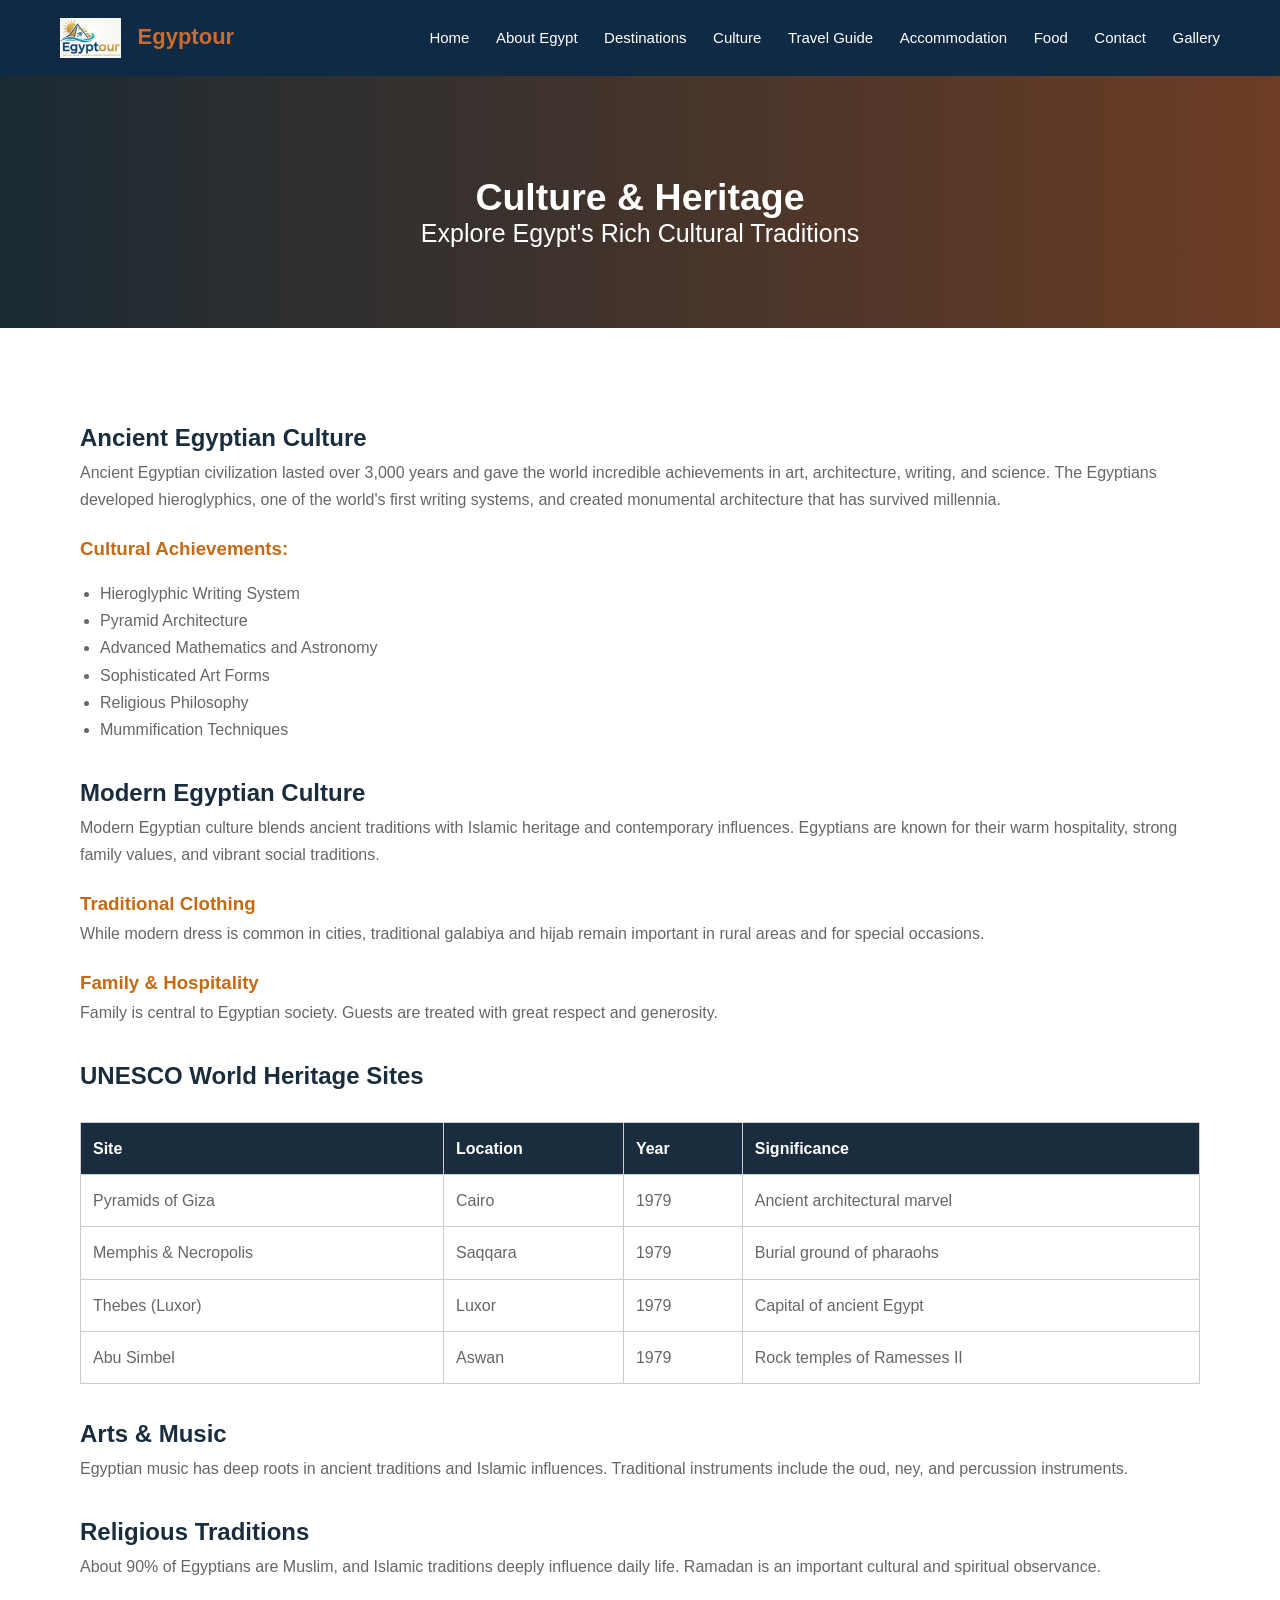
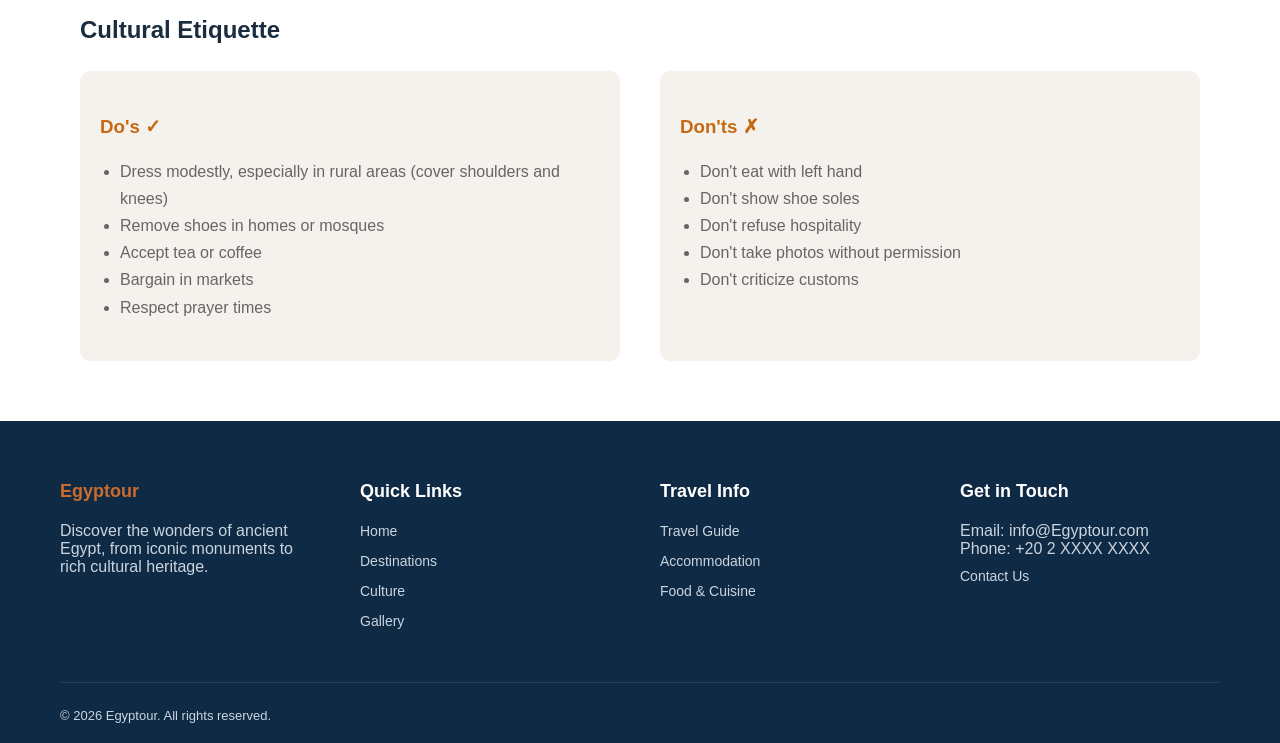
<file: culture.html>
<!DOCTYPE html>
<html lang="en">
<head>
<meta charset="UTF-8">
<meta name="viewport" content="width=device-width, initial-scale=1.0">
<title>Culture & Heritage - Egyptour</title>
    <link rel="icon" type="image/png" href="images/logo.png">


<link rel="stylesheet" href="culture.css">

</head>
<body>

<header>
    <div class="logo">
    <img src="images/logo.png" alt="Egyptour Logo" style="height: 40px; vertical-align: middle; margin-right: 10px;">
        Egyptour
    </div>
    <nav>
        <a href="index.html">Home</a>
        <a href="about.html">About Egypt</a>
        <a href="Destinations.html">Destinations</a>
        <a href="culture.html">Culture</a>
        <a href="hotels.html">Travel Guide</a>
        <a href="Accommodation.html">Accommodation</a>
        <a href="food.html">Food</a>
        <a href="contact.html">Contact</a>
        <a href="gallery.html">Gallery</a>
    </nav>
</header>

<section class="hero-small">
    <h1>Culture & Heritage</h1>
    <p>Explore Egypt's Rich Cultural Traditions</p>
</section>

<section class="content">

    <h2>Ancient Egyptian Culture</h2>
    <p>
        Ancient Egyptian civilization lasted over 3,000 years and gave the world incredible achievements 
        in art, architecture, writing, and science. The Egyptians developed hieroglyphics, one of the 
        world's first writing systems, and created monumental architecture that has survived millennia.
    </p>

    <h3>Cultural Achievements:</h3>
    <ul>
        <li>Hieroglyphic Writing System</li>
        <li>Pyramid Architecture</li>
        <li>Advanced Mathematics and Astronomy</li>
        <li>Sophisticated Art Forms</li>
        <li>Religious Philosophy</li>
        <li>Mummification Techniques</li>
    </ul>

    <h2>Modern Egyptian Culture</h2>
    <p>
        Modern Egyptian culture blends ancient traditions with Islamic heritage and contemporary influences.
        Egyptians are known for their warm hospitality, strong family values, and vibrant social traditions.
    </p>

    <h3>Traditional Clothing</h3>
    <p>
        While modern dress is common in cities, traditional galabiya and hijab remain important in rural areas 
        and for special occasions.
    </p>

    <h3>Family & Hospitality</h3>
    <p>
        Family is central to Egyptian society. Guests are treated with great respect and generosity.
    </p>

    
    <h2>UNESCO World Heritage Sites</h2>

    <table>
        <tr>
            <th>Site</th>
            <th>Location</th>
            <th>Year</th>
            <th>Significance</th>
        </tr>

        <tr>
            <td>Pyramids of Giza</td>
            <td>Cairo</td>
            <td>1979</td>
            <td>Ancient architectural marvel</td>
        </tr>

        <tr>
            <td>Memphis & Necropolis</td>
            <td>Saqqara</td>
            <td>1979</td>
            <td>Burial ground of pharaohs</td>
        </tr>

        <tr>
            <td>Thebes (Luxor)</td>
            <td>Luxor</td>
            <td>1979</td>
            <td>Capital of ancient Egypt</td>
        </tr>

        <tr>
            <td>Abu Simbel</td>
            <td>Aswan</td>
            <td>1979</td>
            <td>Rock temples of Ramesses II</td>
        </tr>
    </table>

    <h2>Arts & Music</h2>
    <p>
        Egyptian music has deep roots in ancient traditions and Islamic influences.
        Traditional instruments include the oud, ney, and percussion instruments.
    </p>

    <h2>Religious Traditions</h2>
    <p>
        About 90% of Egyptians are Muslim, and Islamic traditions deeply influence daily life.
        Ramadan is an important cultural and spiritual observance.
    </p>

    
    <h2>Cultural Etiquette</h2>

    <div class="etiquette">

        <div class="dos">
            <h3>Do's ✓</h3>
            <ul>
                <li>Dress modestly, especially in rural areas (cover shoulders and knees)</li>
                <li>Remove shoes in homes or mosques</li>
                <li>Accept tea or coffee</li>
                <li>Bargain in markets</li>
                <li>Respect prayer times</li>
            </ul>
        </div>

        <div class="donts">
            <h3>Don'ts ✗</h3>
            <ul>
                <li>Don't eat with left hand</li>
                <li>Don't show shoe soles</li>
                <li>Don't refuse hospitality</li>
                <li>Don't take photos without permission</li>
                <li>Don't criticize customs</li>
            </ul>
        </div>

    </div>

</section>

<footer class="main-footer">
    <div class="footer-container">
        <div class="footer-col">
            <h3 class="brand-title">Egyptour</h3>
            <p>Discover the wonders of ancient Egypt, from iconic monuments to rich cultural heritage.</p>
        </div>

        <div class="footer-col">
            <h3>Quick Links</h3>
            <ul>
                <li><a href="index.html">Home</a></li>
                <li><a href="Destinations.html">Destinations</a></li>
                <li><a href="culture.html">Culture</a></li>
                <li><a href="gallery.html">Gallery</a></li>
            </ul>
        </div>

        <div class="footer-col">
            <h3>Travel Info</h3>
            <ul>
                <li><a href="hotels.html">Travel Guide</a></li>
                <li><a href="Accommodation.html">Accommodation</a></li>
                <li><a href="food.html">Food & Cuisine</a></li>
            </ul>
        </div>

        <div class="footer-col">
            <h3>Get in Touch</h3>
            <p>Email: info@Egyptour.com</p>
            <p>Phone: +20 2 XXXX XXXX</p>
            <a href="contact.html" class="contact-link">Contact Us</a>
        </div>
    </div>

    <div class="footer-bottom">
        <p>&copy; 2026 Egyptour. All rights reserved.</p>
    </div>
</footer>

</body>
</html>
</file>
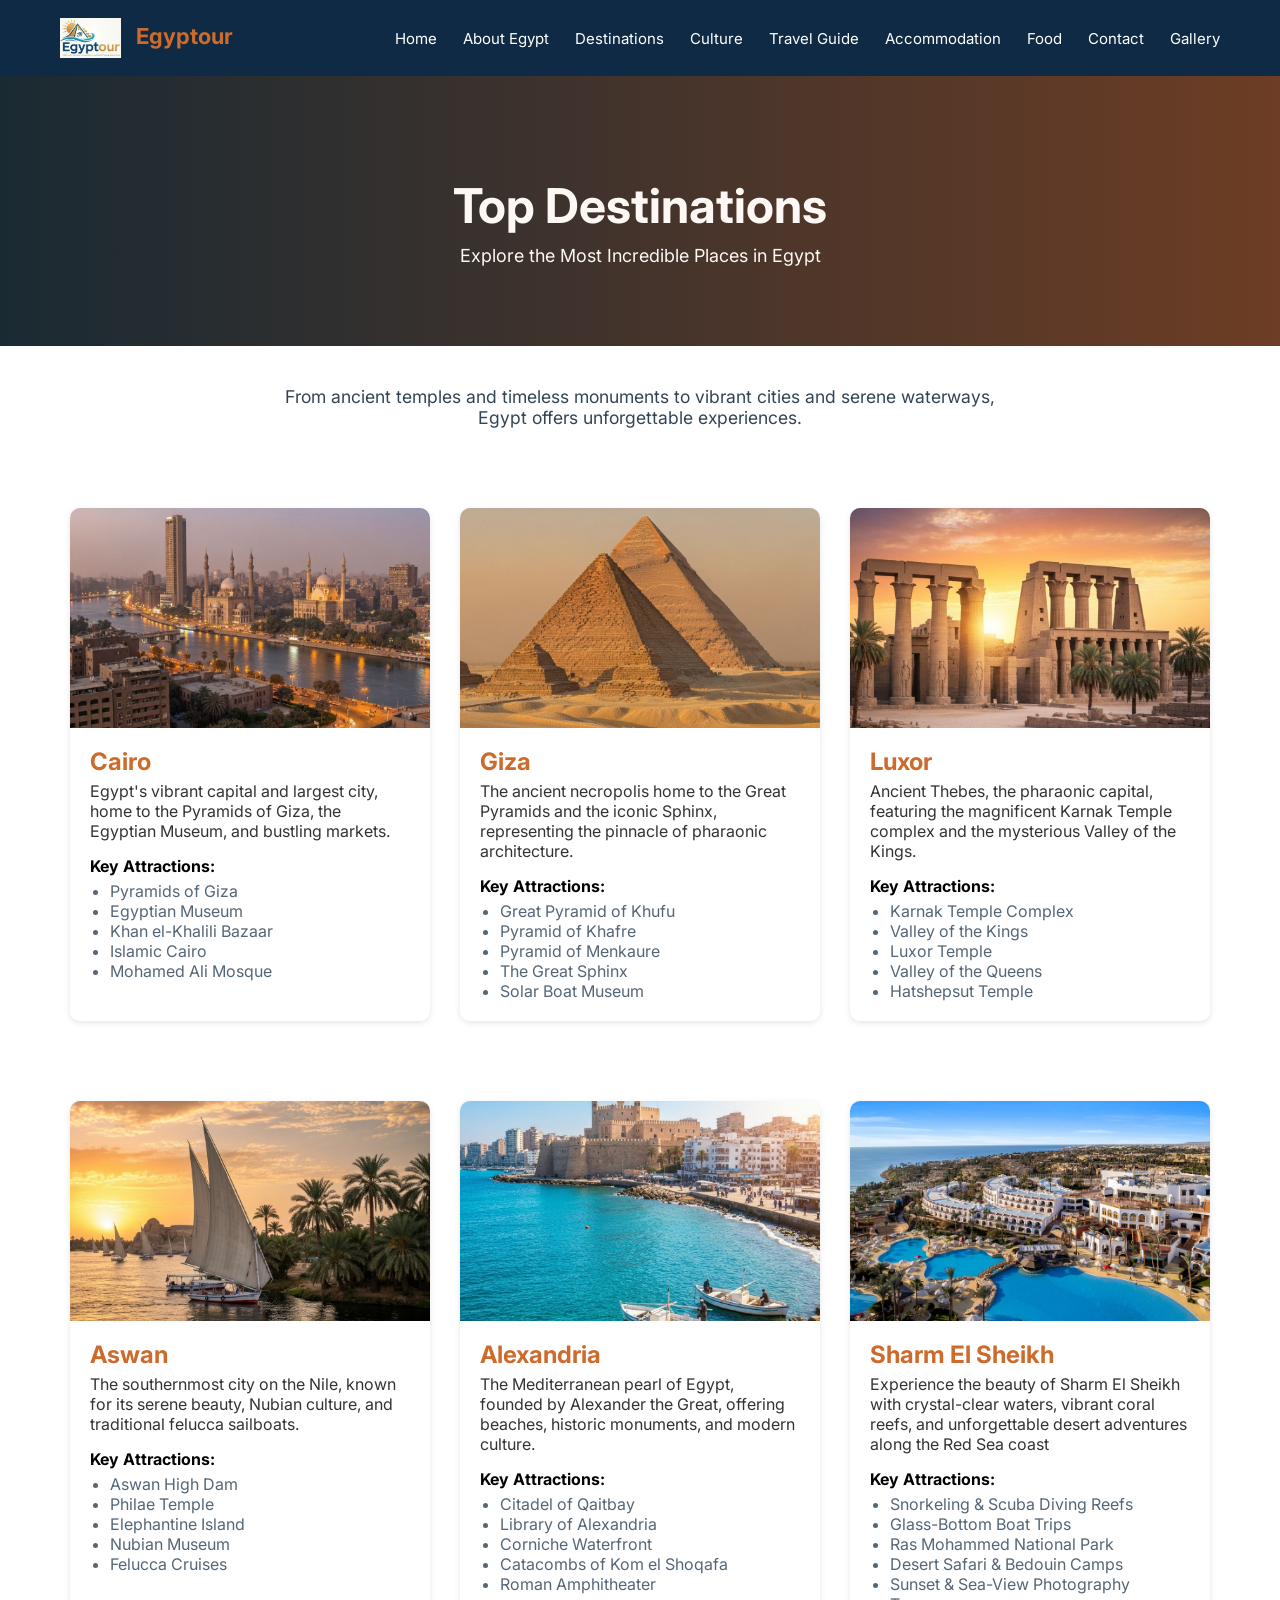
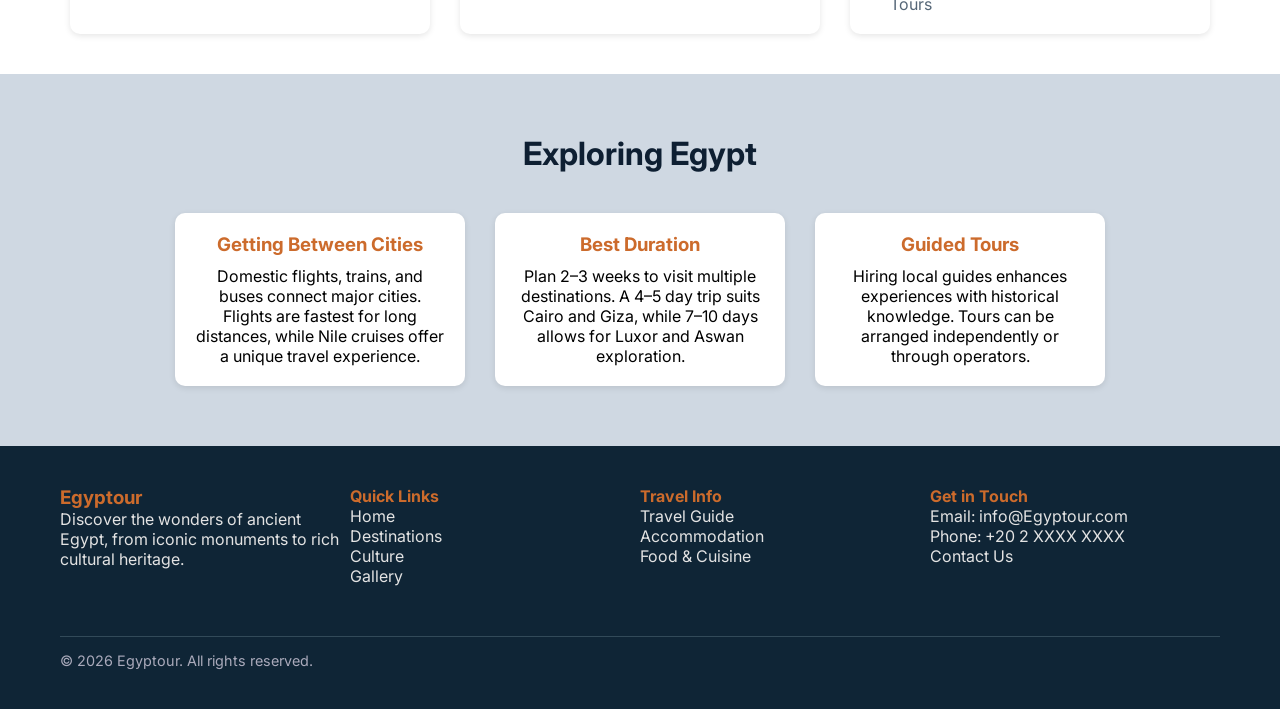
<file: Destinations.html>
<!DOCTYPE html>
<html lang="en">
<head>
  <meta charset="UTF-8">
  <meta name="viewport" content="width=device-width, initial-scale=1.0">
  <title>Egyptour</title>
  <link href="https://fonts.googleapis.com/css2?family=Inter:wght@400;600;700&display=swap" rel="stylesheet">
  <link rel="stylesheet" href="Destinations.css">
      <link rel="icon" type="image/png" href="images/logo.png">

</head>
<body>
<header>
    <div class="logo">
    <img src="images/logo.png" alt="Egyptour Logo" style="height: 40px; vertical-align: middle; margin-right: 10px;">
        Egyptour
    </div>
    <nav>
        <a href="index.html">Home</a>
        <a href="about.html">About Egypt</a>
        <a href="Destinations.html">Destinations</a>
        <a href="culture.html">Culture</a>
        <a href="hotels.html">Travel Guide</a>
        <a href="Accommodation.html">Accommodation</a>
        <a href="food.html">Food</a>
        <a href="contact.html">Contact</a>
        <a href="gallery.html">Gallery</a>
    </nav>
</header>

  
  <section class="hero">
    <h1>Top Destinations</h1>
    <p>Explore the Most Incredible Places in Egypt</p>
  </section>

  
  <section class="intro">
    <p>From ancient temples and timeless monuments to vibrant cities and serene waterways, Egypt offers unforgettable experiences.</p>
  </section>

  
  <section class="destinations">
    <div class="card">
      <img src="images/cairo-city.jpg" alt="Cairo">
      <h2>Cairo</h2>
      <p>Egypt's vibrant capital and largest city, home to the Pyramids of Giza, the Egyptian Museum, and bustling markets.</p>
      <h3>Key Attractions:</h3>
      <ul>
        <li>Pyramids of Giza</li>
        <li>Egyptian Museum</li>
        <li>Khan el-Khalili Bazaar</li>
        <li>Islamic Cairo</li>
        <li>Mohamed Ali Mosque</li>
      </ul>
    </div>

    <div class="card">
      <img src="images/pyramids.jpg" alt="Giza">
      <h2>Giza</h2>
      <p>The ancient necropolis home to the Great Pyramids and the iconic Sphinx, representing the pinnacle of pharaonic architecture.</p>
      <h3>Key Attractions:</h3>
      <ul>
        <li>Great Pyramid of Khufu</li>
        <li>Pyramid of Khafre</li>
        <li>Pyramid of Menkaure</li>
        <li>The Great Sphinx</li>
        <li>Solar Boat Museum</li>
      </ul>
    </div>

    <div class="card">
      <img src="images/luxor.jpg" alt="Luxor">
      <h2>Luxor</h2>
      <p>Ancient Thebes, the pharaonic capital, featuring the magnificent Karnak Temple complex and the mysterious Valley of the Kings.</p>
      <h3>Key Attractions:</h3>
      <ul>
        <li>Karnak Temple Complex</li>
        <li>Valley of the Kings</li>
        <li>Luxor Temple</li>
        <li>Valley of the Queens</li>
        <li>Hatshepsut Temple</li>
      </ul>
    </div>
  </section>

  <section class="destinations">
    <div class="card">
      <img src="images/aswan.jpg" alt="Aswan">
      <h2>Aswan</h2>
      <p>The southernmost city on the Nile, known for its serene beauty, Nubian culture, and traditional felucca sailboats.</p>
      <h3>Key Attractions:</h3>
      <ul>
        <li>Aswan High Dam</li>
        <li>Philae Temple</li>
        <li>Elephantine Island</li>
        <li>Nubian Museum</li>
        <li>Felucca Cruises</li>
      </ul>
    </div>

    <div class="card">
      <img src="images/alexandria.jpg" alt="Alexandria">
      <h2>Alexandria</h2>
      <p>The Mediterranean pearl of Egypt, founded by Alexander the Great, offering beaches, historic monuments, and modern culture.</p>
      <h3>Key Attractions:</h3>
      <ul>
        <li>Citadel of Qaitbay</li>
        <li>Library of Alexandria</li>
        <li>Corniche Waterfront</li>
        <li>Catacombs of Kom el Shoqafa</li>
        <li>Roman Amphitheater</li>
      </ul>
    </div>

    <div class="card">
      <img src="images/caption.jpg" alt="Sharm El Sheikh">
      <h2>Sharm El Sheikh</h2>
      <p>Experience the beauty of Sharm El Sheikh with crystal-clear waters, vibrant coral reefs, and unforgettable desert adventures along the Red Sea coast</p>
      <h3>Key Attractions:</h3>
      <ul>
        <li>Snorkeling & Scuba Diving Reefs</li>
        <li>Glass-Bottom Boat Trips</li>
        <li>Ras Mohammed National Park</li>
        <li>Desert Safari & Bedouin Camps</li>
        <li>Sunset & Sea-View Photography Tours</li>
      </ul>
    </div>
  </section>

  
  <section class="exploring">
    <h2>Exploring Egypt</h2>
    <div class="explore-grid">
      <div class="explore-card">
        <h3>Getting Between Cities</h3>
        <p>Domestic flights, trains, and buses connect major cities. Flights are fastest for long distances, while Nile cruises offer a unique travel experience.</p>
      </div>
      <div class="explore-card">
        <h3>Best Duration</h3>
        <p>Plan 2–3 weeks to visit multiple destinations. A 4–5 day trip suits Cairo and Giza, while 7–10 days allows for Luxor and Aswan exploration.</p>
      </div>
      <div class="explore-card">
        <h3>Guided Tours</h3>
        <p>Hiring local guides enhances experiences with historical knowledge. Tours can be arranged independently or through operators.</p>
      </div>
    </div>
  </section>

  
  <footer class="footer">
    <div class="footer-section">
      <h3>Egyptour</h3>
      <p>Discover the wonders of ancient Egypt, from iconic monuments to rich cultural heritage.</p>
    </div>
    <div class="footer-section">
      <h4>Quick Links</h4>
      <ul>
        <li><a href="index.html">Home</a></li>
        <li><a href="Destinations.html">Destinations</a></li>
        <li><a href="culture.html">Culture</a></li>
        <li><a href="gallery.html">Gallery</a></li>
      </ul>
    </div>
    <div class="footer-section">
      <h4>Travel Info</h4>
      <ul>
        <li><a href="hotels.html">Travel Guide</a></li>
        <li><a href="Accommodation.html">Accommodation</a></li>
        <li><a href="food.html">Food & Cuisine</a></li>
      </ul>
    </div>
    <div class="footer-section">
      <h4>Get in Touch</h4>
      <p>Email: info@Egyptour.com</p>
      <p>Phone: +20 2 XXXX XXXX</p>
      <a href="contact.html">Contact Us</a>
    </div>
    <div class="footer-bottom">
      <p>© 2026 Egyptour. All rights reserved.</p>
    </div>
  </footer>
</body>
</html>
</file>
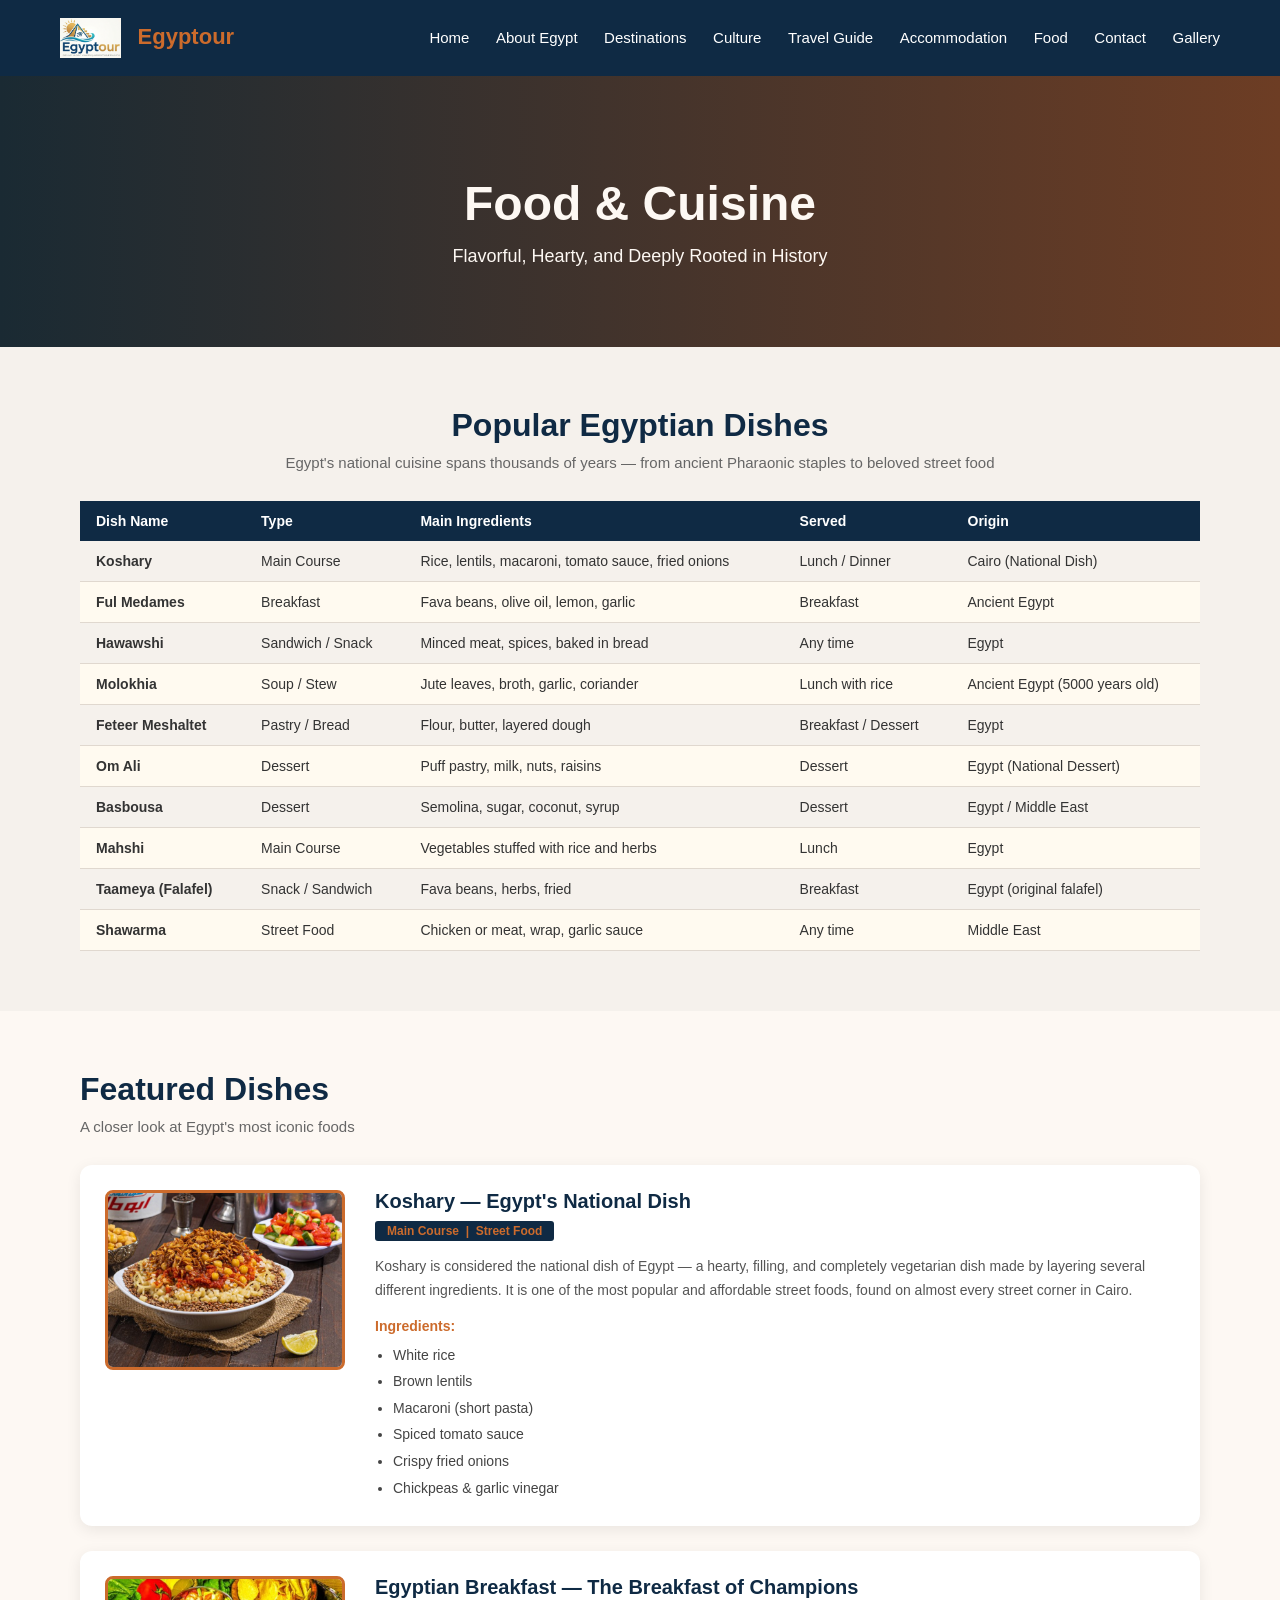
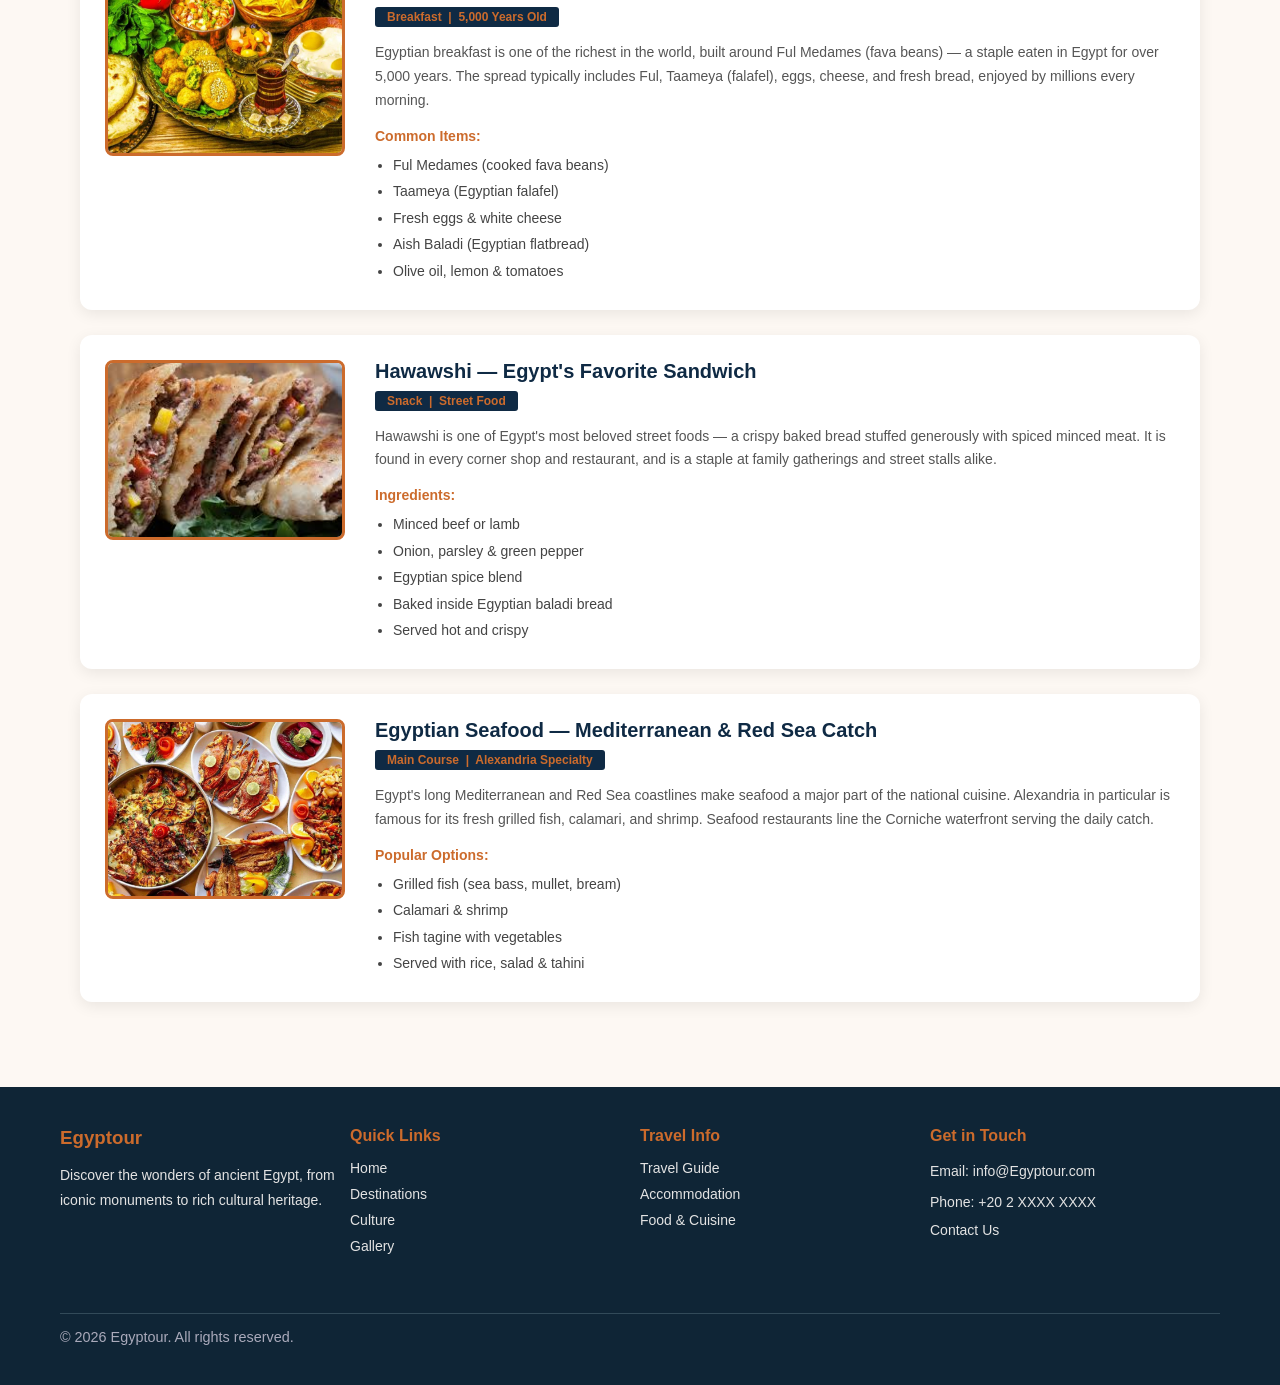
<file: food.html>
<!DOCTYPE html>
<html lang="en">
<head>
    <meta charset="UTF-8">
    <meta name="viewport" content="width=device-width, initial-scale=1.0">
    <title>Food &amp; Cuisine - Egyptour</title>
    <link rel="stylesheet" href="food.css">
    <link rel="icon" type="image/png" href="images/logo.png">

</head>
<body>

<header>
    <div class="logo">
    <img src="images/logo.png" alt="Egyptour Logo" style="height: 40px; vertical-align: middle; margin-right: 10px;">
        Egyptour
    </div>
    <nav>
        <a href="index.html">Home</a>
        <a href="about.html">About Egypt</a>
        <a href="Destinations.html">Destinations</a>
        <a href="culture.html">Culture</a>
        <a href="hotels.html">Travel Guide</a>
        <a href="Accommodation.html">Accommodation</a>
        <a href="food.html">Food</a>
        <a href="contact.html">Contact</a>
        <a href="gallery.html">Gallery</a>
    </nav>
</header>

<section class="hero">
    <h1>Food &amp; Cuisine</h1>
    <p>Flavorful, Hearty, and Deeply Rooted in History</p>
</section>

<section class="section dishes-section">
    <h2>Popular Egyptian Dishes</h2>
    <p>Egypt's national cuisine spans thousands of years &mdash; from ancient Pharaonic staples to beloved street food</p>
    <table class="data-table">
        <thead>
            <tr>
                <th>Dish Name</th>
                <th>Type</th>
                <th>Main Ingredients</th>
                <th>Served</th>
                <th>Origin</th>
            </tr>
        </thead>
        <tbody>
            <tr>
                <td><strong>Koshary</strong></td>
                <td>Main Course</td>
                <td>Rice, lentils, macaroni, tomato sauce, fried onions</td>
                <td>Lunch / Dinner</td>
                <td>Cairo (National Dish)</td>
            </tr>
            <tr>
                <td><strong>Ful Medames</strong></td>
                <td>Breakfast</td>
                <td>Fava beans, olive oil, lemon, garlic</td>
                <td>Breakfast</td>
                <td>Ancient Egypt</td>
            </tr>
            <tr>
                <td><strong>Hawawshi</strong></td>
                <td>Sandwich / Snack</td>
                <td>Minced meat, spices, baked in bread</td>
                <td>Any time</td>
                <td>Egypt</td>
            </tr>
            <tr>
                <td><strong>Molokhia</strong></td>
                <td>Soup / Stew</td>
                <td>Jute leaves, broth, garlic, coriander</td>
                <td>Lunch with rice</td>
                <td>Ancient Egypt (5000 years old)</td>
            </tr>
            <tr>
                <td><strong>Feteer Meshaltet</strong></td>
                <td>Pastry / Bread</td>
                <td>Flour, butter, layered dough</td>
                <td>Breakfast / Dessert</td>
                <td>Egypt</td>
            </tr>
            <tr>
                <td><strong>Om Ali</strong></td>
                <td>Dessert</td>
                <td>Puff pastry, milk, nuts, raisins</td>
                <td>Dessert</td>
                <td>Egypt (National Dessert)</td>
            </tr>
            <tr>
                <td><strong>Basbousa</strong></td>
                <td>Dessert</td>
                <td>Semolina, sugar, coconut, syrup</td>
                <td>Dessert</td>
                <td>Egypt / Middle East</td>
            </tr>
            <tr>
                <td><strong>Mahshi</strong></td>
                <td>Main Course</td>
                <td>Vegetables stuffed with rice and herbs</td>
                <td>Lunch</td>
                <td>Egypt</td>
            </tr>
            <tr>
                <td><strong>Taameya (Falafel)</strong></td>
                <td>Snack / Sandwich</td>
                <td>Fava beans, herbs, fried</td>
                <td>Breakfast</td>
                <td>Egypt (original falafel)</td>
            </tr>
            <tr>
                <td><strong>Shawarma</strong></td>
                <td>Street Food</td>
                <td>Chicken or meat, wrap, garlic sauce</td>
                <td>Any time</td>
                <td>Middle East</td>
            </tr>
        </tbody>
    </table>
</section>

<section class="section featured-section">
    <h2>Featured Dishes</h2>
    <p>A closer look at Egypt's most iconic foods</p>

    <div class="food-card">
        <img src="images/koshary.jpg" alt="Koshary" class="food-img">
        <div class="food-info">
            <h3>Koshary &mdash; Egypt's National Dish</h3>
            <span class="badge">Main Course &nbsp;|&nbsp; Street Food</span>
            <p>Koshary is considered the national dish of Egypt &mdash; a hearty, filling, and completely vegetarian dish made by layering several different ingredients. It is one of the most popular and affordable street foods, found on almost every street corner in Cairo.</p>
            <h4>Ingredients:</h4>
            <ul>
                <li>White rice</li>
                <li>Brown lentils</li>
                <li>Macaroni (short pasta)</li>
                <li>Spiced tomato sauce</li>
                <li>Crispy fried onions</li>
                <li>Chickpeas &amp; garlic vinegar</li>
            </ul>
        </div>
    </div>

    <div class="food-card">
        <img src="images/breakfastegypt.jpg" alt="Egyptian Breakfast" class="food-img">
        <div class="food-info">
            <h3>Egyptian Breakfast &mdash; The Breakfast of Champions</h3>
            <span class="badge">Breakfast &nbsp;|&nbsp; 5,000 Years Old</span>
            <p>Egyptian breakfast is one of the richest in the world, built around Ful Medames (fava beans) — a staple eaten in Egypt for over 5,000 years. The spread typically includes Ful, Taameya (falafel), eggs, cheese, and fresh bread, enjoyed by millions every morning.</p>
            <h4>Common Items:</h4>
            <ul>
                <li>Ful Medames (cooked fava beans)</li>
                <li>Taameya (Egyptian falafel)</li>
                <li>Fresh eggs &amp; white cheese</li>
                <li>Aish Baladi (Egyptian flatbread)</li>
                <li>Olive oil, lemon &amp; tomatoes</li>
            </ul>
        </div>
    </div>

    <div class="food-card">
        <img src="images/hawawashifood.jpeg" alt="Hawawashi" class="food-img">
        <div class="food-info">
            <h3>Hawawshi &mdash; Egypt's Favorite Sandwich</h3>
            <span class="badge">Snack &nbsp;|&nbsp; Street Food</span>
            <p>Hawawshi is one of Egypt's most beloved street foods — a crispy baked bread stuffed generously with spiced minced meat. It is found in every corner shop and restaurant, and is a staple at family gatherings and street stalls alike.</p>
            <h4>Ingredients:</h4>
            <ul>
                <li>Minced beef or lamb</li>
                <li>Onion, parsley &amp; green pepper</li>
                <li>Egyptian spice blend</li>
                <li>Baked inside Egyptian baladi bread</li>
                <li>Served hot and crispy</li>
            </ul>
        </div>
    </div>

    <div class="food-card">
        <img src="images/seafoodegypt.jpg" alt="Egyptian Seafood" class="food-img">
        <div class="food-info">
            <h3>Egyptian Seafood &mdash; Mediterranean &amp; Red Sea Catch</h3>
            <span class="badge">Main Course &nbsp;|&nbsp; Alexandria Specialty</span>
            <p>Egypt's long Mediterranean and Red Sea coastlines make seafood a major part of the national cuisine. Alexandria in particular is famous for its fresh grilled fish, calamari, and shrimp. Seafood restaurants line the Corniche waterfront serving the daily catch.</p>
            <h4>Popular Options:</h4>
            <ul>
                <li>Grilled fish (sea bass, mullet, bream)</li>
                <li>Calamari &amp; shrimp</li>
                <li>Fish tagine with vegetables</li>
                <li>Served with rice, salad &amp; tahini</li>
            </ul>
        </div>
    </div>
</section>

<footer class="footer">
    <div class="footer-section">
        <h3>Egyptour</h3>
        <p>Discover the wonders of ancient Egypt, from iconic monuments to rich cultural heritage.</p>
    </div>
    <div class="footer-section">
        <h4>Quick Links</h4>
        <ul>
            <li><a href="index.html">Home</a></li>
            <li><a href="Destinations.html">Destinations</a></li>
            <li><a href="culture.html">Culture</a></li>
            <li><a href="gallery.html">Gallery</a></li>
        </ul>
    </div>
    <div class="footer-section">
        <h4>Travel Info</h4>
        <ul>
            <li><a href="hotels.html">Travel Guide</a></li>
            <li><a href="Accommodation.html">Accommodation</a></li>
            <li><a href="food.html">Food &amp; Cuisine</a></li>
        </ul>
    </div>
    <div class="footer-section">
        <h4>Get in Touch</h4>
        <p>Email: info@Egyptour.com</p>
        <p>Phone: +20 2 XXXX XXXX</p>
        <a href="contact.html">Contact Us</a>
    </div>
    <div class="footer-bottom">
        <p>&copy; 2026 Egyptour. All rights reserved.</p>
    </div>
</footer>

</body>
</html>
</file>
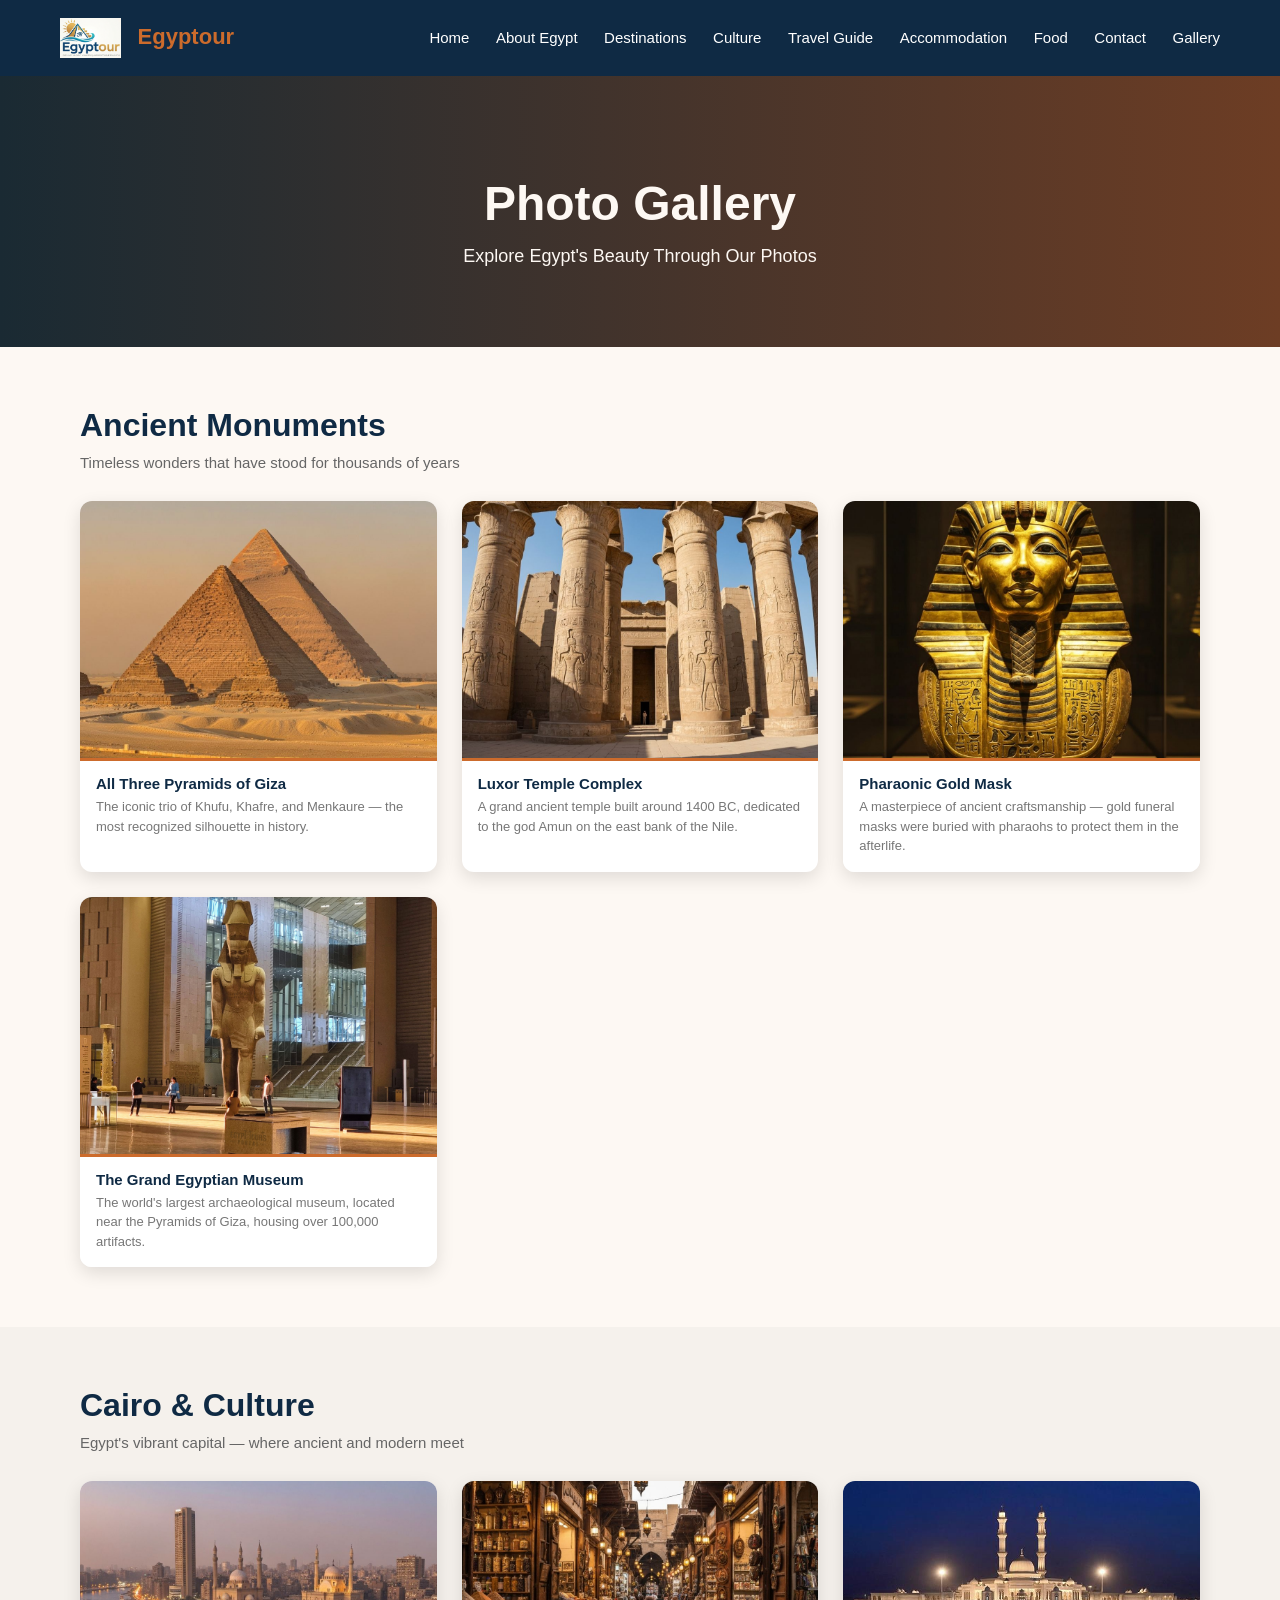
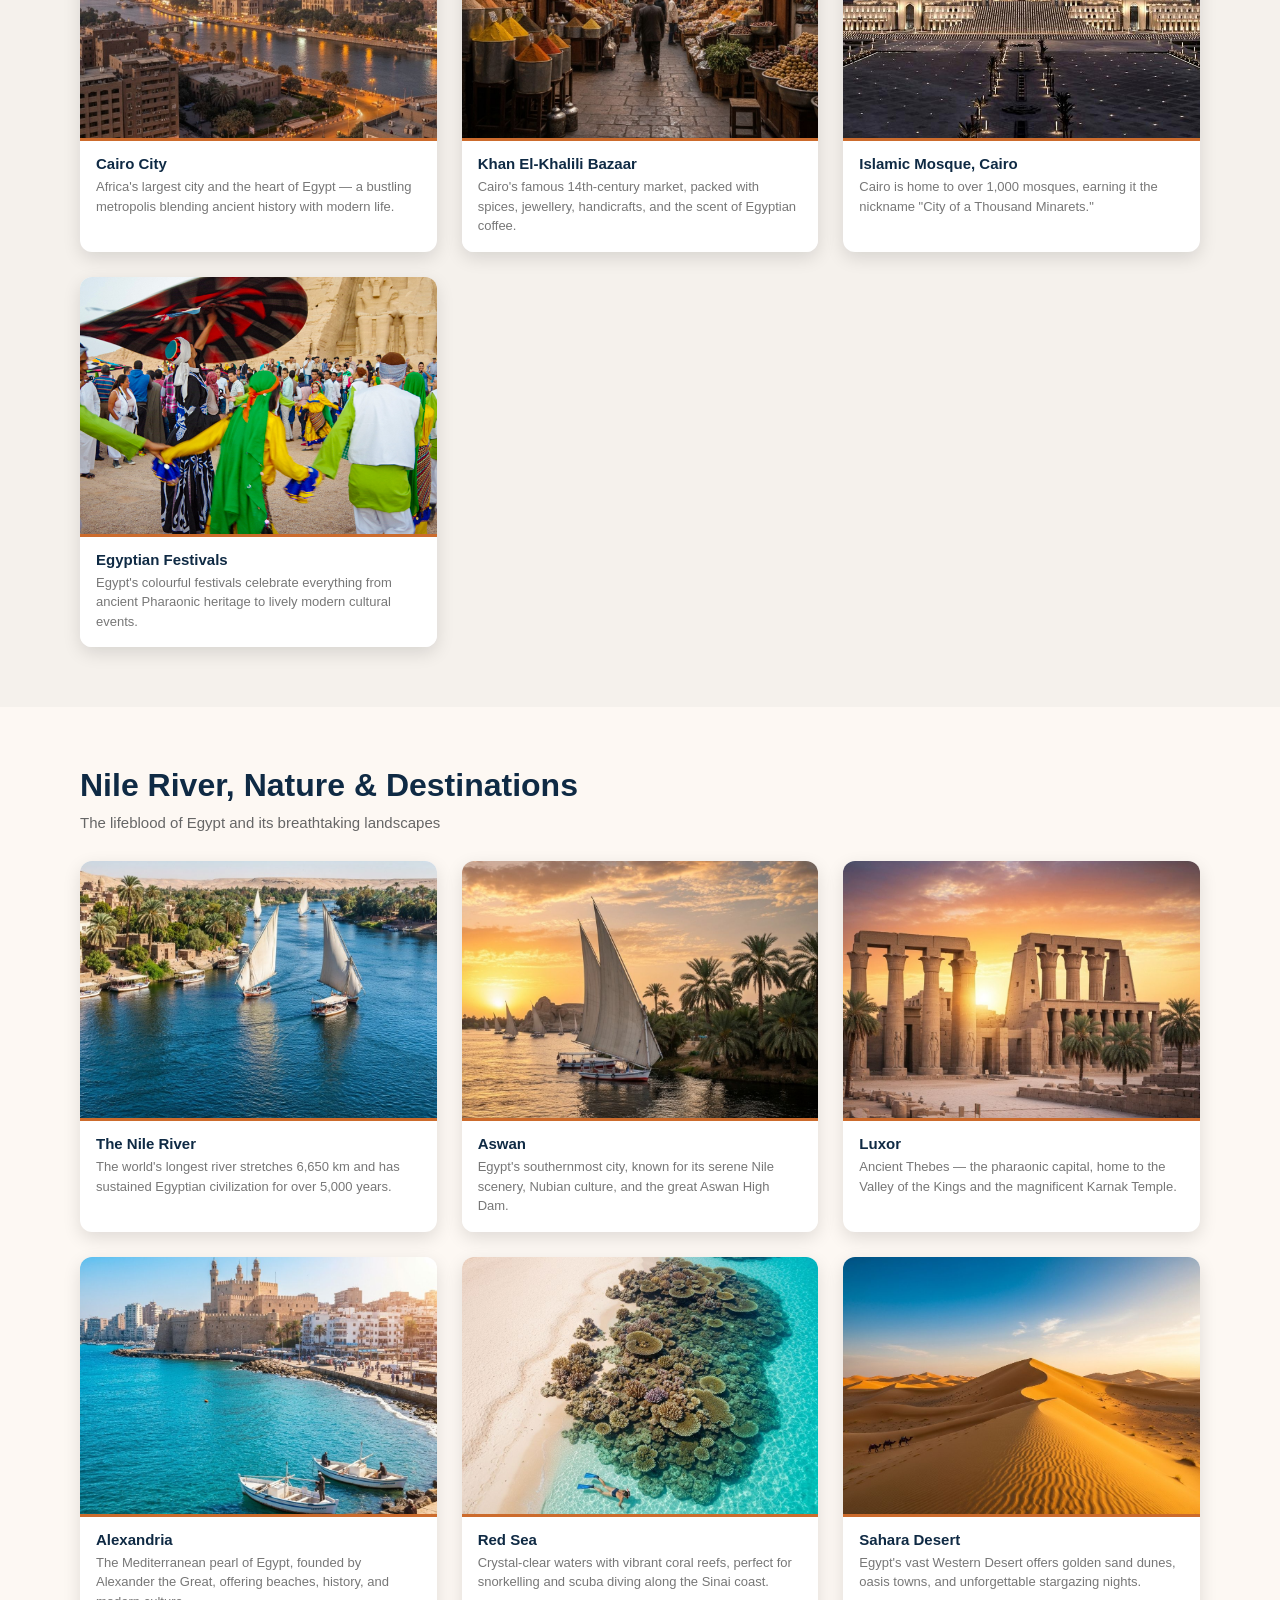
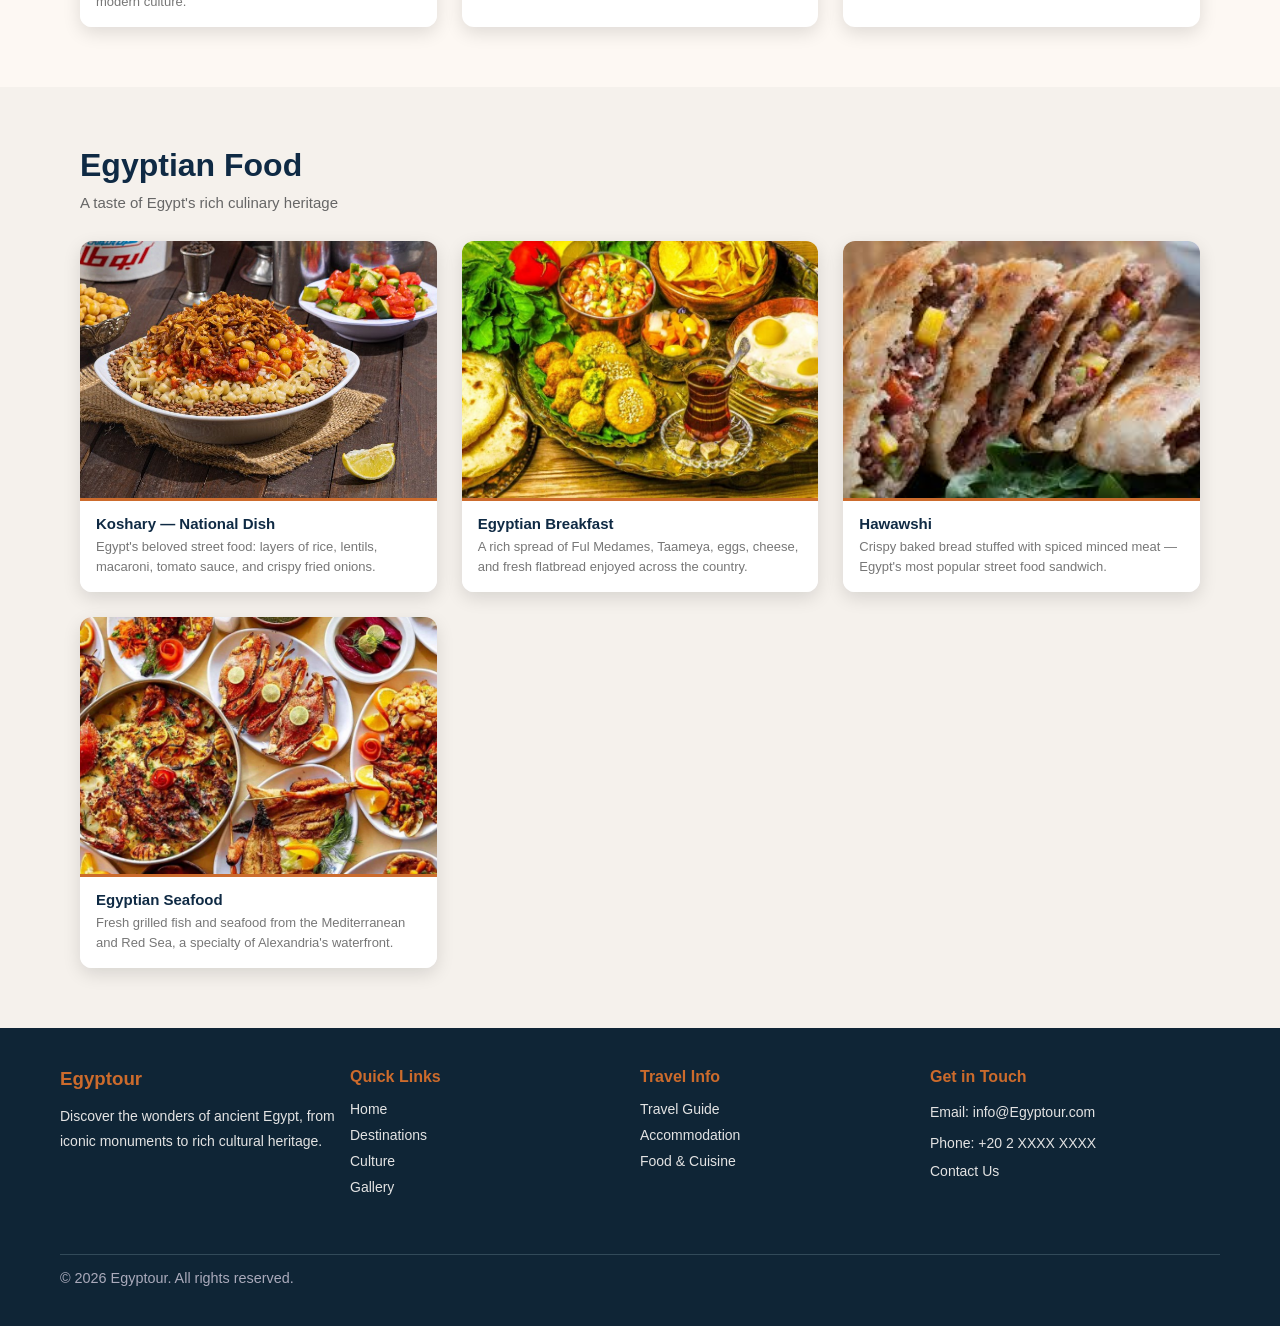
<file: gallery.html>
<!DOCTYPE html>
<html lang="en">
<head>
    <meta charset="UTF-8">
    <meta name="viewport" content="width=device-width, initial-scale=1.0">
    <title>Photo Gallery - Egyptour</title>
    <link rel="stylesheet" href="gallery.css">
   <link rel="icon" type="image/png" href="images/logo.png">

</head>
<body>

<header>
    <div class="logo">
    <img src="images/logo.png" alt="Egyptour Logo" style="height: 40px; vertical-align: middle; margin-right: 10px;">
        Egyptour
    </div>
    <nav>
        <a href="index.html">Home</a>
        <a href="about.html">About Egypt</a>
        <a href="Destinations.html">Destinations</a>
        <a href="culture.html">Culture</a>
        <a href="hotels.html">Travel Guide</a>
        <a href="Accommodation.html">Accommodation</a>
        <a href="food.html">Food</a>
        <a href="contact.html">Contact</a>
        <a href="gallery.html">Gallery</a>
    </nav>
</header>

<section class="hero">
    <h1>Photo Gallery</h1>
    <p>Explore Egypt's Beauty Through Our Photos</p>
</section>

<section class="section gallery-section">
    <h2>Ancient Monuments</h2>
    <p>Timeless wonders that have stood for thousands of years</p>
    <div class="photo-grid">
        <figure>
            <img src="images/allpyramids.jpg" alt="All Three Pyramids of Giza">
            <figcaption>
                <span class="fig-title">All Three Pyramids of Giza</span>
                <span class="fig-desc">The iconic trio of Khufu, Khafre, and Menkaure — the most recognized silhouette in history.</span>
            </figcaption>
        </figure>
        <figure>
            <img src="images/luxorTempleComplex.jpg" alt="Luxor Temple Complex">
            <figcaption>
                <span class="fig-title">Luxor Temple Complex</span>
                <span class="fig-desc">A grand ancient temple built around 1400 BC, dedicated to the god Amun on the east bank of the Nile.</span>
            </figcaption>
        </figure>
        <figure>
            <img src="images/pharaonicgoldmask.jpg" alt="Pharaonic Gold Mask">
            <figcaption>
                <span class="fig-title">Pharaonic Gold Mask</span>
                <span class="fig-desc">A masterpiece of ancient craftsmanship — gold funeral masks were buried with pharaohs to protect them in the afterlife.</span>
            </figcaption>
        </figure>
        <figure>
            <img src="images/The-Grand-Egyptian-Museum-Egypt-Tours-Portal.jpg" alt="Grand Egyptian Museum">
            <figcaption>
                <span class="fig-title">The Grand Egyptian Museum</span>
                <span class="fig-desc">The world's largest archaeological museum, located near the Pyramids of Giza, housing over 100,000 artifacts.</span>
            </figcaption>
        </figure>
    </div>
</section>

<section class="section gallery-section alt-bg">
    <h2>Cairo &amp; Culture</h2>
    <p>Egypt's vibrant capital &mdash; where ancient and modern meet</p>
    <div class="photo-grid">
        <figure>
            <img src="images/cairo-city.jpg" alt="Cairo City">
            <figcaption>
                <span class="fig-title">Cairo City</span>
                <span class="fig-desc">Africa's largest city and the heart of Egypt — a bustling metropolis blending ancient history with modern life.</span>
            </figcaption>
        </figure>
        <figure>
            <img src="images/bazaar.jpg" alt="Khan El-Khalili Bazaar">
            <figcaption>
                <span class="fig-title">Khan El-Khalili Bazaar</span>
                <span class="fig-desc">Cairo's famous 14th-century market, packed with spices, jewellery, handicrafts, and the scent of Egyptian coffee.</span>
            </figcaption>
        </figure>
        <figure>
            <img src="images/islamicMousque.jpg" alt="Islamic Mosque">
            <figcaption>
                <span class="fig-title">Islamic Mosque, Cairo</span>
                <span class="fig-desc">Cairo is home to over 1,000 mosques, earning it the nickname "City of a Thousand Minarets."</span>
            </figcaption>
        </figure>
        <figure>
            <img src="images/festivals.jpg" alt="Egyptian Festivals">
            <figcaption>
                <span class="fig-title">Egyptian Festivals</span>
                <span class="fig-desc">Egypt's colourful festivals celebrate everything from ancient Pharaonic heritage to lively modern cultural events.</span>
            </figcaption>
        </figure>
    </div>
</section>

<section class="section gallery-section">
    <h2>Nile River, Nature &amp; Destinations</h2>
    <p>The lifeblood of Egypt and its breathtaking landscapes</p>
    <div class="photo-grid">
        <figure>
            <img src="images/nile.jpg" alt="The Nile River">
            <figcaption>
                <span class="fig-title">The Nile River</span>
                <span class="fig-desc">The world's longest river stretches 6,650 km and has sustained Egyptian civilization for over 5,000 years.</span>
            </figcaption>
        </figure>
        <figure>
            <img src="images/aswan.jpg" alt="Aswan">
            <figcaption>
                <span class="fig-title">Aswan</span>
                <span class="fig-desc">Egypt's southernmost city, known for its serene Nile scenery, Nubian culture, and the great Aswan High Dam.</span>
            </figcaption>
        </figure>
        <figure>
            <img src="images/luxor.jpg" alt="Luxor">
            <figcaption>
                <span class="fig-title">Luxor</span>
                <span class="fig-desc">Ancient Thebes — the pharaonic capital, home to the Valley of the Kings and the magnificent Karnak Temple.</span>
            </figcaption>
        </figure>
        <figure>
            <img src="images/alexandria.jpg" alt="Alexandria">
            <figcaption>
                <span class="fig-title">Alexandria</span>
                <span class="fig-desc">The Mediterranean pearl of Egypt, founded by Alexander the Great, offering beaches, history, and modern culture.</span>
            </figcaption>
        </figure>
        <figure>
            <img src="images/red-sea.jpg" alt="Red Sea">
            <figcaption>
                <span class="fig-title">Red Sea</span>
                <span class="fig-desc">Crystal-clear waters with vibrant coral reefs, perfect for snorkelling and scuba diving along the Sinai coast.</span>
            </figcaption>
        </figure>
        <figure>
            <img src="images/SaharaDesertt.jpg" alt="Sahara Desert">
            <figcaption>
                <span class="fig-title">Sahara Desert</span>
                <span class="fig-desc">Egypt's vast Western Desert offers golden sand dunes, oasis towns, and unforgettable stargazing nights.</span>
            </figcaption>
        </figure>
    </div>
</section>

<section class="section gallery-section alt-bg">
    <h2>Egyptian Food</h2>
    <p>A taste of Egypt's rich culinary heritage</p>
    <div class="photo-grid">
        <figure>
            <img src="images/koshary.jpg" alt="Koshary">
            <figcaption>
                <span class="fig-title">Koshary &mdash; National Dish</span>
                <span class="fig-desc">Egypt's beloved street food: layers of rice, lentils, macaroni, tomato sauce, and crispy fried onions.</span>
            </figcaption>
        </figure>
        <figure>
            <img src="images/breakfastegypt.jpg" alt="Egyptian Breakfast">
            <figcaption>
                <span class="fig-title">Egyptian Breakfast</span>
                <span class="fig-desc">A rich spread of Ful Medames, Taameya, eggs, cheese, and fresh flatbread enjoyed across the country.</span>
            </figcaption>
        </figure>
        <figure>
            <img src="images/hawawashifood.jpeg" alt="Hawawashi">
            <figcaption>
                <span class="fig-title">Hawawshi</span>
                <span class="fig-desc">Crispy baked bread stuffed with spiced minced meat — Egypt's most popular street food sandwich.</span>
            </figcaption>
        </figure>
        <figure>
            <img src="images/seafoodegypt.jpg" alt="Egyptian Seafood">
            <figcaption>
                <span class="fig-title">Egyptian Seafood</span>
                <span class="fig-desc">Fresh grilled fish and seafood from the Mediterranean and Red Sea, a specialty of Alexandria's waterfront.</span>
            </figcaption>
        </figure>
    </div>
</section>

<footer class="footer">
    <div class="footer-section">
        <h3>Egyptour</h3>
        <p>Discover the wonders of ancient Egypt, from iconic monuments to rich cultural heritage.</p>
    </div>
    <div class="footer-section">
        <h4>Quick Links</h4>
        <ul>
            <li><a href="index.html">Home</a></li>
            <li><a href="Destinations.html">Destinations</a></li>
            <li><a href="culture.html">Culture</a></li>
            <li><a href="gallery.html">Gallery</a></li>
        </ul>
    </div>
    <div class="footer-section">
        <h4>Travel Info</h4>
        <ul>
            <li><a href="hotels.html">Travel Guide</a></li>
            <li><a href="Accommodation.html">Accommodation</a></li>
            <li><a href="food.html">Food &amp; Cuisine</a></li>
        </ul>
    </div>
    <div class="footer-section">
        <h4>Get in Touch</h4>
        <p>Email: info@Egyptour.com</p>
        <p>Phone: +20 2 XXXX XXXX</p>
        <a href="contact.html">Contact Us</a>
    </div>
    <div class="footer-bottom">
        <p>&copy; 2026 Egyptour. All rights reserved.</p>
    </div>
</footer>

</body>
</html>
</file>
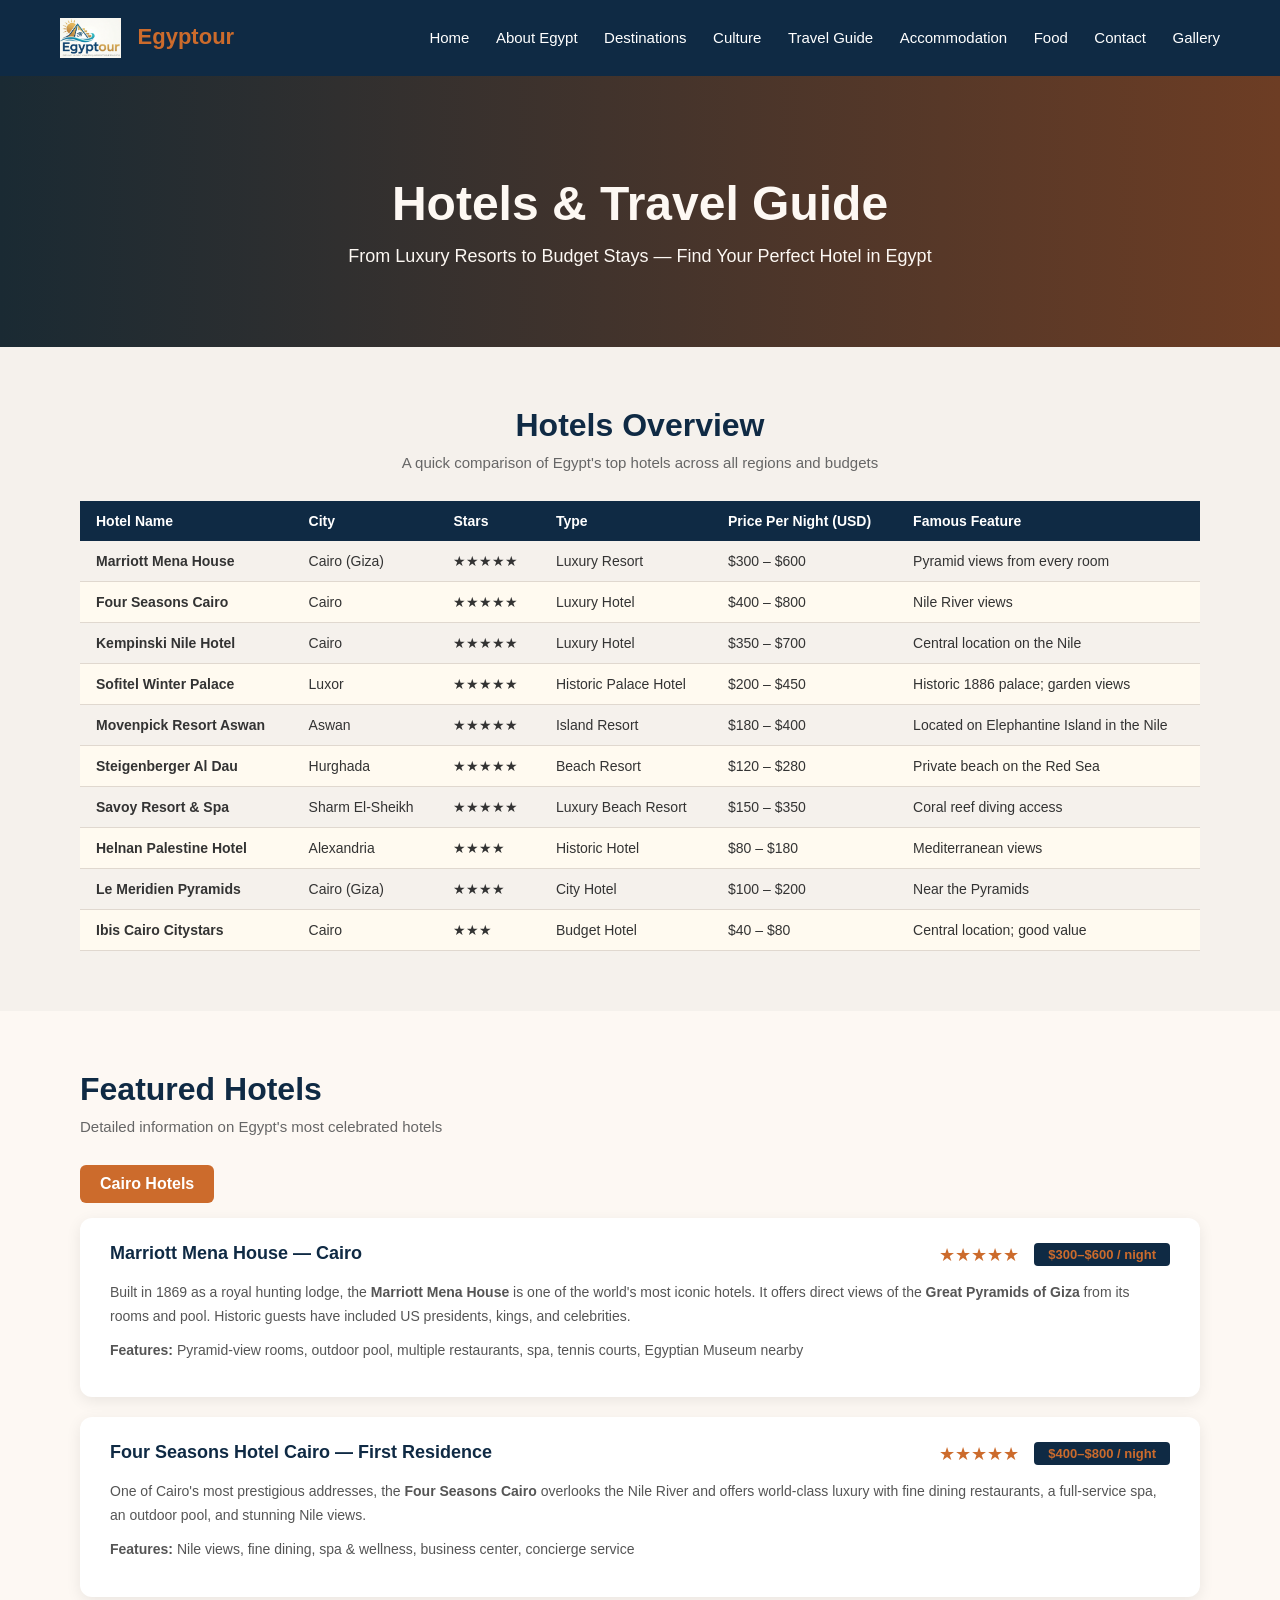
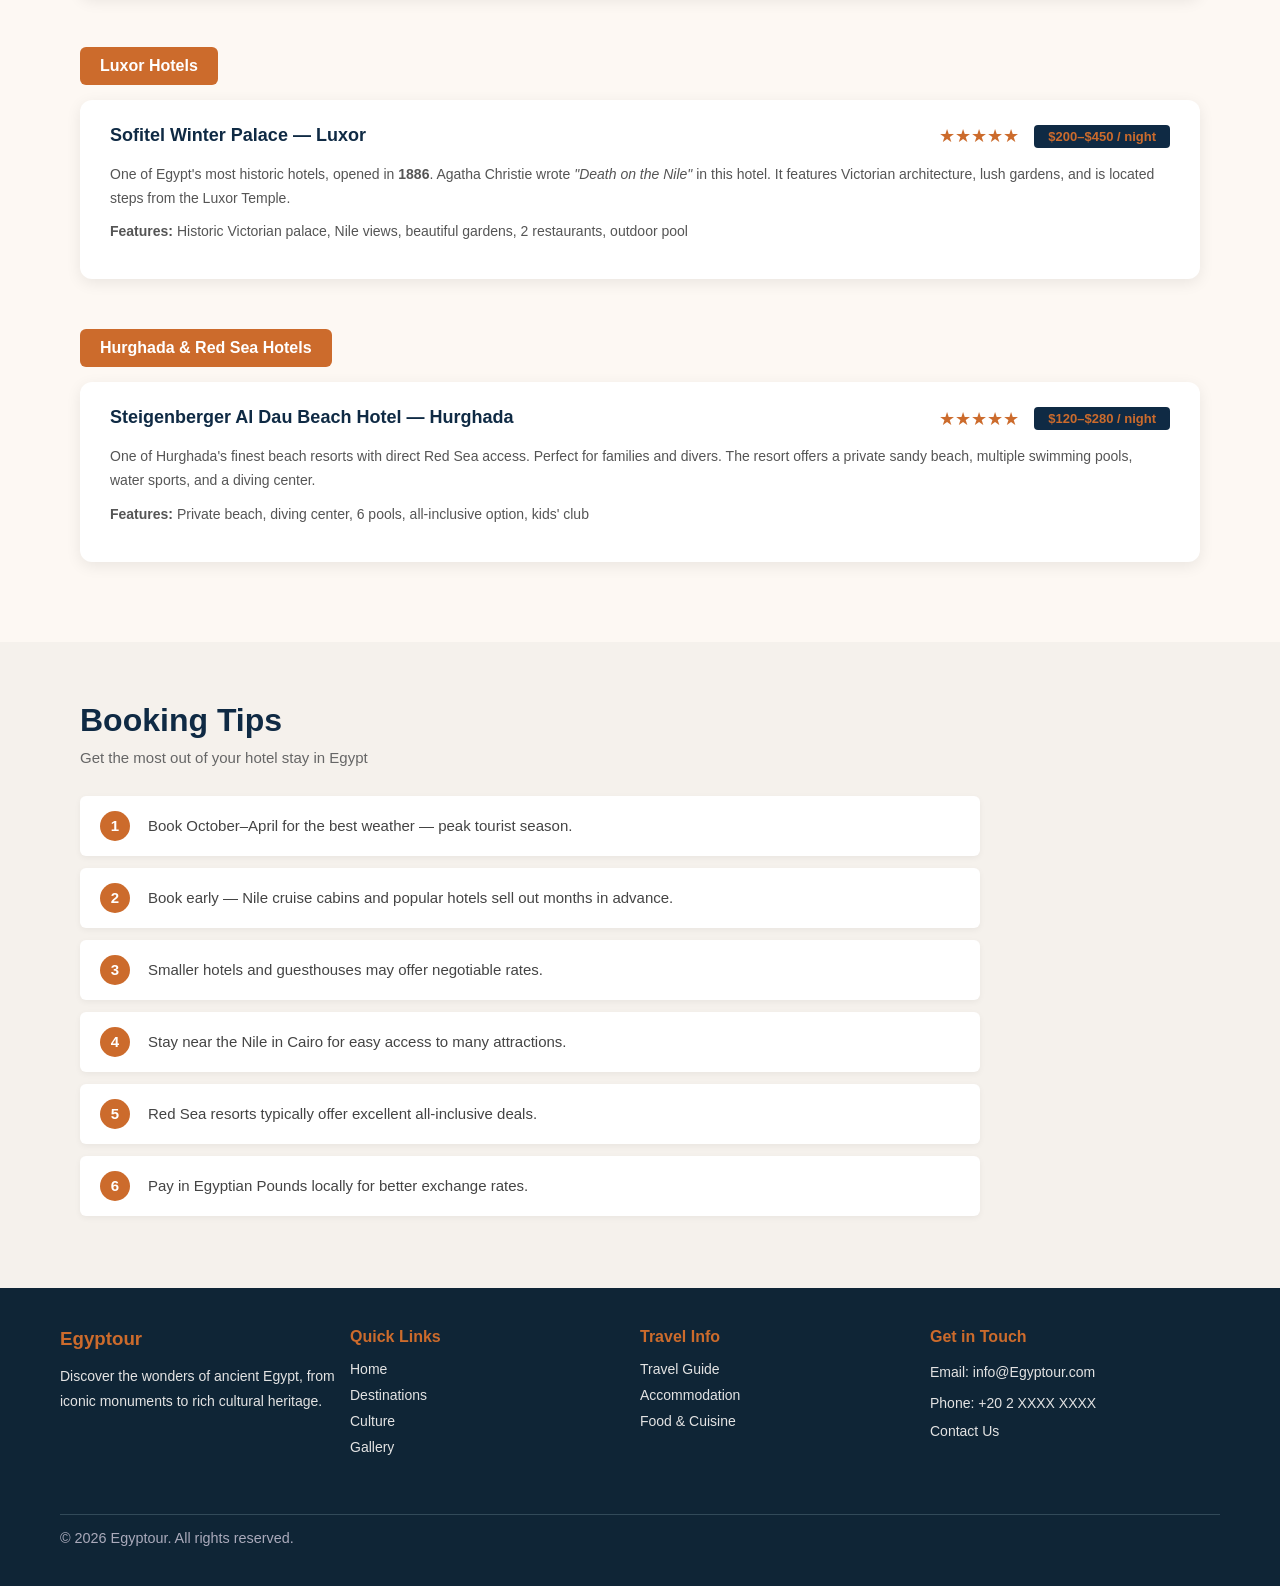
<file: hotels.html>
<!DOCTYPE html>
<html lang="en">
<head>
    <meta charset="UTF-8">
    <meta name="viewport" content="width=device-width, initial-scale=1.0">
    <title>Travel Guide &amp; Hotels - Egyptour</title>
    <link rel="stylesheet" href="hotels.css">
    <link rel="icon" type="image/png" href="images/logo.png">

</head>
<body>

<header>
    <div class="logo">
    <img src="images/logo.png" alt="Egyptour Logo" style="height: 40px; vertical-align: middle; margin-right: 10px;">
        Egyptour
    </div>
    <nav>
        <a href="index.html">Home</a>
        <a href="about.html">About Egypt</a>
        <a href="Destinations.html">Destinations</a>
        <a href="culture.html">Culture</a>
        <a href="hotels.html">Travel Guide</a>
        <a href="Accommodation.html">Accommodation</a>
        <a href="food.html">Food</a>
        <a href="contact.html">Contact</a>
        <a href="gallery.html">Gallery</a>
    </nav>
</header>

<section class="hero">
    <h1>Hotels &amp; Travel Guide</h1>
    <p>From Luxury Resorts to Budget Stays &mdash; Find Your Perfect Hotel in Egypt</p>
</section>

<section class="section table-section">
    <h2>Hotels Overview</h2>
    <p>A quick comparison of Egypt's top hotels across all regions and budgets</p>
    <table class="data-table">
        <thead>
            <tr>
                <th>Hotel Name</th>
                <th>City</th>
                <th>Stars</th>
                <th>Type</th>
                <th>Price Per Night (USD)</th>
                <th>Famous Feature</th>
            </tr>
        </thead>
        <tbody>
            <tr>
                <td><strong>Marriott Mena House</strong></td>
                <td>Cairo (Giza)</td>
                <td>&#9733;&#9733;&#9733;&#9733;&#9733;</td>
                <td>Luxury Resort</td>
                <td>$300 &ndash; $600</td>
                <td>Pyramid views from every room</td>
            </tr>
            <tr>
                <td><strong>Four Seasons Cairo</strong></td>
                <td>Cairo</td>
                <td>&#9733;&#9733;&#9733;&#9733;&#9733;</td>
                <td>Luxury Hotel</td>
                <td>$400 &ndash; $800</td>
                <td>Nile River views</td>
            </tr>
            <tr>
                <td><strong>Kempinski Nile Hotel</strong></td>
                <td>Cairo</td>
                <td>&#9733;&#9733;&#9733;&#9733;&#9733;</td>
                <td>Luxury Hotel</td>
                <td>$350 &ndash; $700</td>
                <td>Central location on the Nile</td>
            </tr>
            <tr>
                <td><strong>Sofitel Winter Palace</strong></td>
                <td>Luxor</td>
                <td>&#9733;&#9733;&#9733;&#9733;&#9733;</td>
                <td>Historic Palace Hotel</td>
                <td>$200 &ndash; $450</td>
                <td>Historic 1886 palace; garden views</td>
            </tr>
            <tr>
                <td><strong>Movenpick Resort Aswan</strong></td>
                <td>Aswan</td>
                <td>&#9733;&#9733;&#9733;&#9733;&#9733;</td>
                <td>Island Resort</td>
                <td>$180 &ndash; $400</td>
                <td>Located on Elephantine Island in the Nile</td>
            </tr>
            <tr>
                <td><strong>Steigenberger Al Dau</strong></td>
                <td>Hurghada</td>
                <td>&#9733;&#9733;&#9733;&#9733;&#9733;</td>
                <td>Beach Resort</td>
                <td>$120 &ndash; $280</td>
                <td>Private beach on the Red Sea</td>
            </tr>
            <tr>
                <td><strong>Savoy Resort &amp; Spa</strong></td>
                <td>Sharm El-Sheikh</td>
                <td>&#9733;&#9733;&#9733;&#9733;&#9733;</td>
                <td>Luxury Beach Resort</td>
                <td>$150 &ndash; $350</td>
                <td>Coral reef diving access</td>
            </tr>
            <tr>
                <td><strong>Helnan Palestine Hotel</strong></td>
                <td>Alexandria</td>
                <td>&#9733;&#9733;&#9733;&#9733;</td>
                <td>Historic Hotel</td>
                <td>$80 &ndash; $180</td>
                <td>Mediterranean views</td>
            </tr>
            <tr>
                <td><strong>Le Meridien Pyramids</strong></td>
                <td>Cairo (Giza)</td>
                <td>&#9733;&#9733;&#9733;&#9733;</td>
                <td>City Hotel</td>
                <td>$100 &ndash; $200</td>
                <td>Near the Pyramids</td>
            </tr>
            <tr>
                <td><strong>Ibis Cairo Citystars</strong></td>
                <td>Cairo</td>
                <td>&#9733;&#9733;&#9733;</td>
                <td>Budget Hotel</td>
                <td>$40 &ndash; $80</td>
                <td>Central location; good value</td>
            </tr>
        </tbody>
    </table>
</section>

<section class="section featured-section">
    <h2>Featured Hotels</h2>
    <p>Detailed information on Egypt's most celebrated hotels</p>

    <div class="region-label">Cairo Hotels</div>

    <div class="hotel-card">
        <div class="hotel-header">
            <h3>Marriott Mena House &mdash; Cairo</h3>
            <div class="hotel-meta">
                <span class="stars">&#9733;&#9733;&#9733;&#9733;&#9733;</span>
                <span class="price-tag">$300&ndash;$600 / night</span>
            </div>
        </div>
        <p>Built in 1869 as a royal hunting lodge, the <strong>Marriott Mena House</strong> is one of the world's most iconic hotels. It offers direct views of the <strong>Great Pyramids of Giza</strong> from its rooms and pool. Historic guests have included US presidents, kings, and celebrities.</p>
        <p><strong>Features:</strong> Pyramid-view rooms, outdoor pool, multiple restaurants, spa, tennis courts, Egyptian Museum nearby</p>
    </div>

    <div class="hotel-card">
        <div class="hotel-header">
            <h3>Four Seasons Hotel Cairo &mdash; First Residence</h3>
            <div class="hotel-meta">
                <span class="stars">&#9733;&#9733;&#9733;&#9733;&#9733;</span>
                <span class="price-tag">$400&ndash;$800 / night</span>
            </div>
        </div>
        <p>One of Cairo's most prestigious addresses, the <strong>Four Seasons Cairo</strong> overlooks the Nile River and offers world-class luxury with fine dining restaurants, a full-service spa, an outdoor pool, and stunning Nile views.</p>
        <p><strong>Features:</strong> Nile views, fine dining, spa &amp; wellness, business center, concierge service</p>
    </div>

    <div class="region-label">Luxor Hotels</div>

    <div class="hotel-card">
        <div class="hotel-header">
            <h3>Sofitel Winter Palace &mdash; Luxor</h3>
            <div class="hotel-meta">
                <span class="stars">&#9733;&#9733;&#9733;&#9733;&#9733;</span>
                <span class="price-tag">$200&ndash;$450 / night</span>
            </div>
        </div>
        <p>One of Egypt's most historic hotels, opened in <strong>1886</strong>. Agatha Christie wrote <em>&quot;Death on the Nile&quot;</em> in this hotel. It features Victorian architecture, lush gardens, and is located steps from the Luxor Temple.</p>
        <p><strong>Features:</strong> Historic Victorian palace, Nile views, beautiful gardens, 2 restaurants, outdoor pool</p>
    </div>

    <div class="region-label">Hurghada &amp; Red Sea Hotels</div>

    <div class="hotel-card">
        <div class="hotel-header">
            <h3>Steigenberger Al Dau Beach Hotel &mdash; Hurghada</h3>
            <div class="hotel-meta">
                <span class="stars">&#9733;&#9733;&#9733;&#9733;&#9733;</span>
                <span class="price-tag">$120&ndash;$280 / night</span>
            </div>
        </div>
        <p>One of Hurghada's finest beach resorts with direct Red Sea access. Perfect for families and divers. The resort offers a private sandy beach, multiple swimming pools, water sports, and a diving center.</p>
        <p><strong>Features:</strong> Private beach, diving center, 6 pools, all-inclusive option, kids' club</p>
    </div>
</section>

<section class="section tips-section">
    <h2>Booking Tips</h2>
    <p>Get the most out of your hotel stay in Egypt</p>
    <div class="tips-list">
        <div class="tip-item"><span>1</span> Book October&ndash;April for the best weather &mdash; peak tourist season.</div>
        <div class="tip-item"><span>2</span> Book early &mdash; Nile cruise cabins and popular hotels sell out months in advance.</div>
        <div class="tip-item"><span>3</span> Smaller hotels and guesthouses may offer negotiable rates.</div>
        <div class="tip-item"><span>4</span> Stay near the Nile in Cairo for easy access to many attractions.</div>
        <div class="tip-item"><span>5</span> Red Sea resorts typically offer excellent all-inclusive deals.</div>
        <div class="tip-item"><span>6</span> Pay in Egyptian Pounds locally for better exchange rates.</div>
    </div>
</section>

<footer class="footer">
    <div class="footer-section">
        <h3>Egyptour</h3>
        <p>Discover the wonders of ancient Egypt, from iconic monuments to rich cultural heritage.</p>
    </div>
    <div class="footer-section">
        <h4>Quick Links</h4>
        <ul>
            <li><a href="index.html">Home</a></li>
            <li><a href="Destinations.html">Destinations</a></li>
            <li><a href="culture.html">Culture</a></li>
            <li><a href="gallery.html">Gallery</a></li>
        </ul>
    </div>
    <div class="footer-section">
        <h4>Travel Info</h4>
        <ul>
            <li><a href="hotels.html">Travel Guide</a></li>
            <li><a href="Accommodation.html">Accommodation</a></li>
            <li><a href="food.html">Food &amp; Cuisine</a></li>
        </ul>
    </div>
    <div class="footer-section">
        <h4>Get in Touch</h4>
        <p>Email: info@Egyptour.com</p>
        <p>Phone: +20 2 XXXX XXXX</p>
        <a href="contact.html">Contact Us</a>
    </div>
    <div class="footer-bottom">
        <p>&copy; 2026 Egyptour. All rights reserved.</p>
    </div>
</footer>

</body>
</html>
</file>
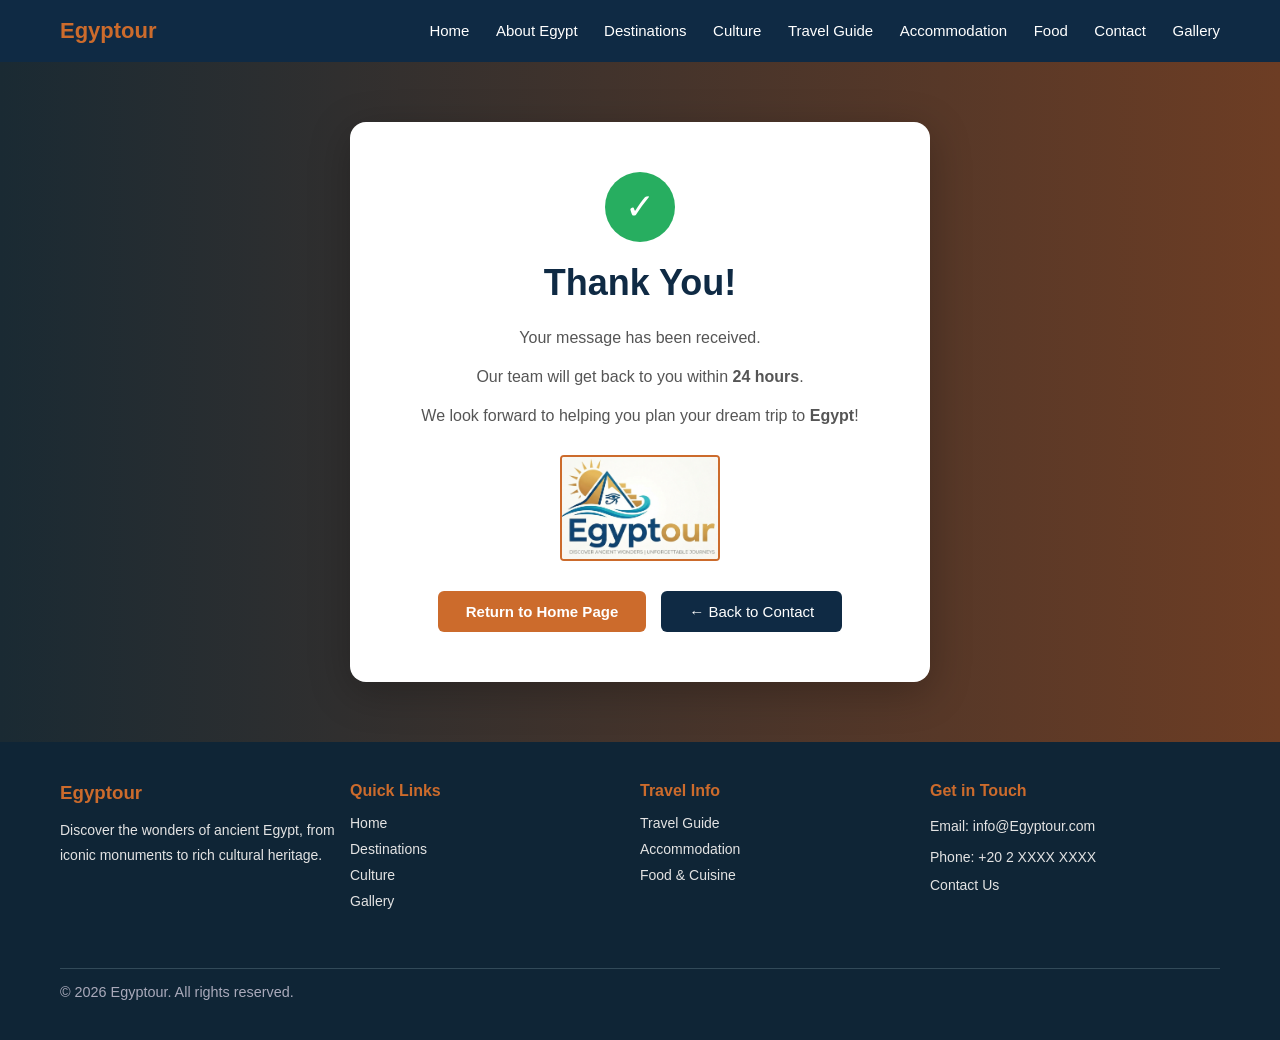
<file: thankyou.html>
<!DOCTYPE html>
<html lang="en">
<head>
    <meta charset="UTF-8">
    <meta name="viewport" content="width=device-width, initial-scale=1.0">
    <title>Thank You - Egyptour</title>
    <link rel="stylesheet" href="thankyou.css">
    <link rel="icon" type="image/png" href="images/logo.png">

</head>
<body>

<header>
    <div class="logo">Egyptour</div>
    <nav>
        <a href="index.html">Home</a>
        <a href="about.html">About Egypt</a>
        <a href="Destinations.html">Destinations</a>
        <a href="culture.html">Culture</a>
        <a href="hotels.html">Travel Guide</a>
        <a href="Accommodation.html">Accommodation</a>
        <a href="food.html">Food</a>
        <a href="contact.html">Contact</a>
        <a href="gallery.html">Gallery</a>
    </nav>
</header>

<section class="thankyou-section">
    <div class="thankyou-box">
        <div class="check-icon">&#10003;</div>
        <h1>Thank You!</h1>
        <p>Your message has been received.</p>
        <p>Our team will get back to you within <strong>24 hours</strong>.</p>
        <p>We look forward to helping you plan your dream trip to <strong>Egypt</strong>!</p>

        <img src="images/logo.png" width="160" alt="logo" class="flag-img">

        <div class="thankyou-links">
            <a href="index.html" class="btn-home">Return to Home Page</a>
            <a href="contact.html" class="btn-back">&#8592; Back to Contact</a>
        </div>
    </div>
</section>

<footer class="footer">
    <div class="footer-section">
        <h3>Egyptour</h3>
        <p>Discover the wonders of ancient Egypt, from iconic monuments to rich cultural heritage.</p>
    </div>
    <div class="footer-section">
        <h4>Quick Links</h4>
        <ul>
            <li><a href="index.html">Home</a></li>
            <li><a href="Destinations.html">Destinations</a></li>
            <li><a href="culture.html">Culture</a></li>
            <li><a href="gallery.html">Gallery</a></li>
        </ul>
    </div>
    <div class="footer-section">
        <h4>Travel Info</h4>
        <ul>
            <li><a href="hotels.html">Travel Guide</a></li>
            <li><a href="Accommodation.html">Accommodation</a></li>
            <li><a href="food.html">Food &amp; Cuisine</a></li>
        </ul>
    </div>
    <div class="footer-section">
        <h4>Get in Touch</h4>
        <p>Email: info@Egyptour.com</p>
        <p>Phone: +20 2 XXXX XXXX</p>
        <a href="contact.html">Contact Us</a>
    </div>
    <div class="footer-bottom">
        <p>&copy; 2026 Egyptour. All rights reserved.</p>
    </div>
</footer>

</body>
</html>
</file>
<file: Home.css>
* {
    margin: 0;
    padding: 0;
    box-sizing: border-box;
    font-family: 'Inter', sans-serif;
}

header {
    background: #0f2a44;
    color: #fff;
    padding: 18px 60px;
    display: flex;
    justify-content: space-between;
    align-items: center;
}

.logo {
    font-size: 22px;
    font-weight: bold;
    color: #cc6b2c;
}

nav a {
    color: white;
    text-decoration: none;
    margin-left: 22px;
    font-size: 15px;
}

nav a:hover {
    color: #f39c12;
}

.hero {
    background: linear-gradient(90deg, #1a2a33, #6d3d24);
    color: #fdf8f3;
    display: flex;
    align-items: center;
    justify-content: center;
    text-align: center;
    padding: 100px 20px 80px;
}

.hero h1 {
    font-size: 48px;
    margin-bottom: 20px;
}

.hero p {
    font-size: 18px;
}

.section {
    padding: 70px 60px;
    background: #f5f1ec;
    text-align: center;
}

.section h2 {
    font-size: 34px;
    margin-bottom: 10px;
    color: #1a2d3f;
}

.section p {
    color: #666;
    margin-bottom: 40px;
}

.grid {
    display: grid;
    grid-template-columns: repeat(4, 1fr);
    gap: 25px;
}

.card {
  background: #fff;
    border-radius: 12px;
    overflow: hidden;
    box-shadow: 0 6px 15px rgba(0,0,0,0.1);
    text-align: left;
}

.card img {
    width: 100%;
    height: 180px;
    object-fit: cover;
}

.card-content {
    padding: 20px;
}

.card h3 {
  color: #cc6b2c;
    margin-bottom: 10px;
}

.card p {
    font-size: 14px;
    margin-bottom: 15px;
}

.card ul {
    padding-left: 18px;
    font-size: 14px;
    color: #333;
}

.plan {
    background: #cfd8e3;
    padding: 70px 60px;
    text-align: center;
}

.plan-grid {
    display: grid;
    grid-template-columns: repeat(4, 1fr);
    gap: 25px;
    margin-top: 40px;
}

.plan-card {
    background: white;
    padding: 25px;
    border-radius: 12px;
    box-shadow: 0 6px 15px rgba(0,0,0,0.1);
    text-align: left;
}

.plan-card h3 {
    color: #c56a12;
    margin-bottom: 10px;
}

.plan-card p {
    font-size: 14px;
    margin-bottom: 15px;
}

.learn {
    color: #c56a12;
    font-weight: bold;
    text-decoration: none;
}

.learn:hover {
    text-decoration: underline;
}

.cta-section {
    background: linear-gradient(to right, #1a2a33, #6d3d24);
    color: white;
    text-align: center;
    padding: 80px 20px;
}

.cta-section h1 {
    font-size: 36px;
    margin-bottom: 15px;
}

.cta-section p {
    font-size: 18px;
    margin-bottom: 30px;
    opacity: 0.9;
}

.cta-button {
    display: inline-block;
    background-color: #cc6b2c;
    color: white;
    padding: 14px 35px;
    text-decoration: none;
    border-radius: 6px;
    font-weight: bold;
    transition: 0.3s;
}

.cta-button:hover {
    background-color: #a0522d;
    transform: translateY(-2px);
}

.main-footer {
    background-color: #0f2a44;
    color: #cbd5e0;
    padding: 60px 60px 20px;
}

.footer-container {
    display: flex;
    flex-wrap: wrap;
    justify-content: space-between;
    gap: 40px;
    border-bottom: 1px solid rgba(255,255,255,0.1);
    padding-bottom: 40px;
}

.footer-col {
    flex: 1;
    min-width: 200px;
}

.footer-col h3 {
    color: white;
    margin-bottom: 20px;
    font-size: 18px;
}

.brand-title {
    color: #cc6b2c !important;
}

.footer-col a {
    color: #cbd5e0;
    text-decoration: none;
    font-size: 14px;
    transition: 0.3s;
}

.footer-col a:hover, .contact-link:hover {
    color: #cc6b2c;
}

.footer-col ul {
    list-style: none;
}

.footer-col ul li {
    margin-bottom: 12px;
}

.contact-link {
    display: inline-block;
    margin-top: 10px;
    color: white;
    text-decoration: underline;
}

.footer-bottom {
    display: flex;
    justify-content: space-between;
    align-items: center;
    padding-top: 25px;
    font-size: 13px;
}
</file>
<file: about.css>
* {
    margin: 0;
    padding: 0;
    box-sizing: border-box;
    font-family: 'Inter', sans-serif;
}

header {
    background: #0f2a44;
    color: #fff;
    padding: 18px 60px;
    display: flex;
    justify-content: space-between;
    align-items: center;
}

.logo {
    font-size: 22px;
    font-weight: bold;
    color: #cc6b2c;
}

nav a {
    color: white;
    text-decoration: none;
    margin-left: 22px;
    font-size: 15px;
}

nav a:hover {
    color: #f39c12;
}

.hero {
    background: linear-gradient(90deg, #1a2a33, #6d3d24);
    color: #fdf8f3;
    display: flex;
    flex-direction: column;
    align-items: center;
    justify-content: center;
    text-align: center;
    padding: 100px 20px 80px;
}

.hero h1 {
    font-size: 48px;
    margin-bottom: 15px;
}

.hero p {
    font-size: 18px;
}

.section {
    padding: 60px 80px;
}

.section h2 {
    font-size: 32px;
    color: #0f2a44;
    margin-bottom: 12px;
    margin-top: 35px;
}

.section h2:first-child {
    margin-top: 0;
}

.section > p {
    color: #666;
    margin-bottom: 30px;
    font-size: 15px;
}

.facts-section {
    background: #f5f1ec;
    text-align: center;
}


.data-table {
    width: 65%;
    margin: 0 auto;
    border-collapse: collapse;
    font-size: 14px;
    text-align: left;
}

.data-table thead th {
    background: #0f2a44;
    color: white;
    padding: 12px 20px;
}

.data-table tbody td {
    padding: 12px 20px;
    border-bottom: 1px solid #e0d8cf;
    color: #333;
}

.data-table tbody tr:nth-child(even) td {
    background-color: #fffaf0;
}

.two-col-section {
    background: #fdf8f3;
}

.two-col {
    display: flex;
    gap: 60px;
}

.col-block {
    flex: 1;
}

.col-block h2 {
    margin-top: 0;
}

.col-block p {
    font-size: 15px;
    color: #555;
    line-height: 1.7;
    margin-bottom: 15px;
}

.col-block ul,
.col-block ol {
    padding-left: 20px;
    font-size: 15px;
    color: #444;
    line-height: 2;
    margin-bottom: 15px;
}

.climate-img {
    border: 3px solid #cc6b2c;
    margin-top: 20px;
    display: block;
    border-radius: 6px;
}

.overview-section {
    background: #f5f1ec;
}

.overview-section p {
    font-size: 15px;
    color: #555;
    line-height: 1.8;
    margin-bottom: 20px;
    max-width: 900px;
}

.why-list {
    padding-left: 20px;
    font-size: 15px;
    color: #444;
    line-height: 2.2;
    max-width: 900px;
    margin-top: 15px;
}

.footer {
    background: #0f2536;
    color: #e3e3e3;
    display: flex;
    flex-wrap: wrap;
    justify-content: space-between;
    padding: 40px 60px;
}

.footer-section {
    flex: 1;
    min-width: 200px;
    margin-bottom: 20px;
}

.footer-section h3,
.footer-section h4 {
    color: #cc6b2c;
    margin-bottom: 14px;
}

.footer-section p {
    font-size: 14px;
    line-height: 1.8;
    color: #e3e3e3;
    margin-bottom: 6px;
}

.footer-section ul {
    list-style: none;
    padding: 0;
}

.footer-section ul li {
    margin-bottom: 8px;
}

.footer-section a {
    color: #e3e3e3;
    text-decoration: none;
    font-size: 14px;
}

.footer-section a:hover {
    color: #cc6b2c;
}

.footer-bottom {
    width: 100%;
    border-top: 1px solid #324a59;
    margin-top: 30px;
    padding-top: 15px;
    display: flex;
    justify-content: space-between;
    font-size: 0.9rem;
    color: #aab;
}
</file>
<file: Accommodation.css>
* {
    margin: 0;
    padding: 0;
    box-sizing: border-box;
    font-family: 'Inter', sans-serif;
}

header {
    background: #0f2a44;
    color: #fff;
    padding: 18px 60px;
    display: flex;
    justify-content: space-between;
    align-items: center;
}

.logo {
    font-size: 22px;
    font-weight: bold;
    color: #cc6b2c;
}

nav a {
    color: white;
    text-decoration: none;
    margin-left: 22px;
    font-size: 15px;
}

nav a:hover {
    color: #f39c12;
}

.acc-hero {
    background: linear-gradient(to right, #1a2a33, #6d3d24);
    height: 300px;
    display: flex;
    flex-direction: column;
    justify-content: center;
    align-items: center;
    color: white;
    text-align: center;
}

.acc-hero h1 { font-size: 48px; margin-bottom: 10px; }

.section { padding: 60px 80px; text-align: center; }
h2 { font-size: 32px; color: #0f2a44; margin-bottom: 10px; }
.section > p { color: #555; margin-bottom: 40px; }

.grid {
    display: grid;
    grid-template-columns: repeat(3, 1fr);
    gap: 30px;
}

.card {
    background: white;
    border-radius: 12px;
    padding: 30px;
    text-align: left;
    box-shadow: 0 4px 15px rgba(0,0,0,0.05);
}

.card-title { color: #cc6b2c;
     margin-bottom: 
     15px; }
.card p { font-size: 14px; 
    color: #666; 
    margin-bottom: 20px; 
    line-height: 1.6; }
.card ul { padding-left: 20px;
     color: #555; 
     font-size: 14px; 
    margin: 5px;}
.card ul li {
     margin-bottom: 8px; }
.card b{
    margin: 6px;
}

.areas-section {
    background-color: #cbd5e0;
    padding: 60px 80px;
    text-align: center;
}
.areas-section p {
margin-bottom: 15px;
}
.area-card {
    background: white;
    padding: 30px;
    border-radius: 12px;
    text-align: left;
}

.area-card h3 { color: #cc6b2c; margin-bottom: 15px; }
.area-card p { font-size: 14px; margin-bottom: 15px; line-height: 1.5; }
.area-card ul { padding-left: 20px; font-size: 14px; }

.tips-section { padding: 60px 80px; background-color: #fdf8f3; }
.tips-container { max-width: 900px; margin: 0 auto; text-align: left; }

.tip-item {
    background-color: #cbd5e0;
    padding: 15px 25px;
    margin-bottom: 15px;
    border-radius: 4px;
    display: flex;
    align-items: center;
    font-size: 15px;
}

.tip-item span {
    color: #cc6b2c;
    font-weight: bold;
    font-size: 20px;
    margin-right: 20px;
}

.amenities-section { padding: 60px 80px; text-align: left; }
.amenities-grid {
    display: grid;
    grid-template-columns: repeat(2, 1fr);
    gap: 20px;
    margin-top: 30px;
}

.amenity-box {
    background: white;
    padding: 20px;
    border-radius: 8px;
    border: 1px solid #eee;
    display: flex;
    align-items: center;
    color: #555;
}

.amenity-box input { margin-right: 15px; scale: 1.2; }

.booking-section {
    padding: 60px 80px;
    background: #fdf8f3;
}

.booking-section h2 {
    font-size: 32px;
    color: #0f2a44;
    margin-bottom: 10px;
    text-align: center;
}

.booking-section > p {
    color: #666;
    margin-bottom: 35px;
    text-align: center;
    font-size: 15px;
}

.booking-form {
    max-width: 900px;
    margin: 0 auto;
}

.booking-row {
    display: flex;
    gap: 25px;
    margin-bottom: 0;
}

.booking-group {
    flex: 1;
    margin-bottom: 20px;
}

.booking-group label {
    display: block;
    font-weight: bold;
    color: #0f2a44;
    margin-bottom: 7px;
    font-size: 14px;
}

.booking-group input,
.booking-group select,
.booking-group textarea {
    width: 100%;
    padding: 10px 14px;
    border: 1px solid #c4a265;
    border-radius: 6px;
    font-size: 14px;
    background-color: #fffaf0;
    color: #333;
    outline: none;
}

.booking-group input:focus,
.booking-group select:focus,
.booking-group textarea:focus {
    border-color: #cc6b2c;
}

.booking-group textarea {
    resize: vertical;
}

.booking-buttons {
    display: flex;
    gap: 15px;
    flex-wrap: wrap;
    margin-top: 5px;
}

.booking-submit {
    background: #cc6b2c;
    color: white;
    border: none;
    padding: 12px 35px;
    font-size: 15px;
    font-weight: bold;
    border-radius: 6px;
    cursor: pointer;
}

.booking-submit:hover {
    background: #a0522d;
}

.booking-reset {
    background: #6c757d;
    color: white;
    border: none;
    padding: 12px 25px;
    font-size: 15px;
    border-radius: 6px;
    cursor: pointer;
}

.booking-reset:hover {
    background: #545b62;
}

.footer {
  background: #0f2536;
  color: #e3e3e3;
  display: flex;
  flex-wrap: wrap;
  justify-content: space-between;
  padding: 40px 60px;
}

.footer-section {
  flex: 1;
  min-width: 200px;
  margin-bottom: 20px;
}

.footer-section h3, .footer-section h4 {
  color: #cc6b2c;
}

.footer-section ul {
  list-style: none;
  padding: 0;
}

.footer-section a {
  color: #e3e3e3;
  text-decoration: none;
}

.footer-section a:hover {
  text-decoration: underline;
}

.footer-bottom {
  width: 100%;
  border-top: 1px solid #324a59;
  margin-top: 30px;
  padding-top: 15px;
  display: flex;
  justify-content: space-between;
  font-size: 0.9rem;
  color: #aab;
}
</file>
<file: contact.css>
* {
    margin: 0;
    padding: 0;
    box-sizing: border-box;
    font-family: 'Inter', sans-serif;
}

header {
    background: #0f2a44;
    color: #fff;
    padding: 18px 60px;
    display: flex;
    justify-content: space-between;
    align-items: center;
}

.logo {
    font-size: 22px;
    font-weight: bold;
    color: #cc6b2c;
}

nav a {
    color: white;
    text-decoration: none;
    margin-left: 22px;
    font-size: 15px;
}

nav a:hover {
    color: #f39c12;
}

.hero {
    background: linear-gradient(90deg, #1a2a33, #6d3d24);
    color: #fdf8f3;
    display: flex;
    flex-direction: column;
    align-items: center;
    justify-content: center;
    text-align: center;
    padding: 100px 20px 80px;
}

.hero h1 {
    font-size: 48px;
    margin-bottom: 15px;
}

.hero p {
    font-size: 18px;
}

.section {
    padding: 60px 80px;
}

.section h2 {
    font-size: 32px;
    color: #0f2a44;
    margin-bottom: 10px;
}

.section > p {
    color: #666;
    margin-bottom: 30px;
    font-size: 15px;
}

.info-section {
    background: #f5f1ec;
    text-align: center;
}

.info-table {
    width: 85%;
    margin: 0 auto;
    border-collapse: collapse;
}

.info-cell {
    background: white;
    border: 1px solid #e0d8cf;
    padding: 30px 20px;
    text-align: center;
    vertical-align: top;
    width: 33%;
    border-radius: 0;
}

.info-icon {
    font-size: 36px;
    color: #cc6b2c;
    margin-bottom: 12px;
}

.info-cell h3 {
    color: #0f2a44;
    margin-bottom: 10px;
    font-size: 18px;
}

.info-cell p {
    font-size: 14px;
    color: #555;
    line-height: 1.8;
}

.info-cell small {
    font-size: 12px;
    color: #888;
}

.form-section {
    background: #fdf8f3;
}

.contact-form {
    max-width: 900px;
}

.form-row {
    display: flex;
    gap: 25px;
    margin-bottom: 0;
}

.form-group {
    flex: 1;
    margin-bottom: 20px;
}

.form-group label {
    display: block;
    font-weight: bold;
    color: #0f2a44;
    margin-bottom: 7px;
    font-size: 14px;
}

.form-group input[type="text"],
.form-group input[type="email"],
.form-group input[type="tel"],
.form-group select,
.form-group textarea {
    width: 100%;
    padding: 10px 14px;
    border: 1px solid #c4a265;
    border-radius: 6px;
    font-size: 14px;
    background-color: #fffaf0;
    color: #333;
    outline: none;
}

.form-group input:focus,
.form-group select:focus,
.form-group textarea:focus {
    border-color: #cc6b2c;
}

.form-group textarea {
    resize: vertical;
}


.radio-group,
.checkbox-group {
    display: flex;
    flex-wrap: wrap;
    gap: 12px;
    margin-top: 8px;
}

.radio-label,
.check-label {
    display: flex;
    align-items: center;
    gap: 6px;
    font-size: 14px;
    color: #444;
    cursor: pointer;
    background: white;
    padding: 8px 14px;
    border: 1px solid #e0d8cf;
    border-radius: 6px;
}

.radio-label input,
.check-label input {
    cursor: pointer;
    width: auto;
    accent-color: #cc6b2c;
}


.form-buttons {
    display: flex;
    gap: 15px;
    flex-wrap: wrap;
}

.btn-submit {
    background: #cc6b2c;
    color: white;
    border: none;
    padding: 12px 35px;
    font-size: 15px;
    font-weight: bold;
    border-radius: 6px;
    cursor: pointer;
}

.btn-submit:hover {
    background: #a0522d;
}

.btn-reset {
    background: #6c757d;
    color: white;
    border: none;
    padding: 12px 25px;
    font-size: 15px;
    border-radius: 6px;
    cursor: pointer;
}

.btn-reset:hover {
    background: #545b62;
}

.footer {
    background: #0f2536;
    color: #e3e3e3;
    display: flex;
    flex-wrap: wrap;
    justify-content: space-between;
    padding: 40px 60px;
}

.footer-section {
    flex: 1;
    min-width: 200px;
    margin-bottom: 20px;
}

.footer-section h3,
.footer-section h4 {
    color: #cc6b2c;
    margin-bottom: 14px;
}

.footer-section p {
    font-size: 14px;
    line-height: 1.8;
    color: #e3e3e3;
    margin-bottom: 6px;
}

.footer-section ul {
    list-style: none;
    padding: 0;
}

.footer-section ul li {
    margin-bottom: 8px;
}

.footer-section a {
    color: #e3e3e3;
    text-decoration: none;
    font-size: 14px;
}

.footer-section a:hover {
    color: #cc6b2c;
}

.footer-bottom {
    width: 100%;
    border-top: 1px solid #324a59;
    margin-top: 30px;
    padding-top: 15px;
    display: flex;
    justify-content: space-between;
    font-size: 0.9rem;
    color: #aab;
}
</file>
<file: culture.css>
* {
    margin: 0;
    padding: 0;
    box-sizing: border-box;
    font-family: 'Inter', sans-serif;
}

header {
    background: #0f2a44;
    color: #fff;
    padding: 18px 60px;
    display: flex;
    justify-content: space-between;
    align-items: center;
}

.logo {
    font-size: 22px;
    font-weight: bold;
    color: #cc6b2c;
}

nav a {
    color: white;
    text-decoration: none;
    margin-left: 22px;
    font-size: 15px;
}

nav a:hover {
    color: #f39c12;
}

.hero-small{
  background: linear-gradient(90deg, #1a2a33, #6d3d24);
  color: #fff;
    text-align:center;
  padding: 100px 20px 80px;
      font-size: 25px;

}

.content{
    padding:60px 80px;
    line-height:1.7;
        color: #666;

}

.content h2{
    margin-top:30px;
    color:#1a2d3f;
}

.content h3{
    margin-top:20px;
    color:#c56a12;
}

.content ul{
    margin:15px 0 20px 20px;
}

table{
    width:100%;
    border-collapse:collapse;
    margin:25px 0;
}

th, td{
    border:1px solid #ccc;
    padding:12px;
    text-align:left;
}

th{
    background:#1a2d3f;
    color:white;
}

.etiquette{
    display:flex;
    gap:40px;
    margin-top:20px;
}

.dos, .donts{
    flex:1;
    background:#f5f1ec;
    padding:20px;
    border-radius:10px;
}

.main-footer {
    background-color: #0f2a44;
    color: #cbd5e0;
    padding: 60px 60px 20px;
}

.footer-container {
    display: flex;
    flex-wrap: wrap;
    justify-content: space-between;
    gap: 40px;
    border-bottom: 1px solid rgba(255,255,255,0.1);
    padding-bottom: 40px;
}

.footer-col {
    flex: 1;
    min-width: 200px;
}

.footer-col h3 {
    color: white;
    margin-bottom: 20px;
    font-size: 18px;
}

.brand-title {
    color: #cc6b2c !important;
}

.footer-col a {
    color: #cbd5e0;
    text-decoration: none;
    font-size: 14px;
    transition: 0.3s;
}

.footer-col a:hover, .contact-link:hover {
    color: #cc6b2c;
}

.footer-col ul {
    list-style: none;
}

.footer-col ul li {
    margin-bottom: 12px;
}

.contact-link {
    display: inline-block;
    margin-top: 10px;
    color: white;
    text-decoration: underline;
}

.footer-bottom {
    display: flex;
    justify-content: space-between;
    align-items: center;
    padding-top: 25px;
    font-size: 13px;
}
</file>
<file: Destinations.css>
* {
    margin: 0;
    padding: 0;
    box-sizing: border-box;
    font-family: 'Inter', sans-serif;
}

header {
    background: #0f2a44;
    color: #fff;
    padding: 18px 60px;
    display: flex;
    justify-content: space-between;
    align-items: center;
}

.logo {
    font-size: 22px;
    font-weight: bold;
    color: #cc6b2c;
}

nav a {
    color: white;
    text-decoration: none;
    margin-left: 22px;
    font-size: 15px;
}

nav a:hover {
    color: #f39c12;
}
.hero {
  background: linear-gradient(90deg, #1a2a33, #6d3d24);
  color: #fdf8f3;
  text-align: center;
  padding: 100px 20px 80px;
}

.hero h1 {
    font-size: 48px;
  margin-bottom: 10px;
}

.hero p {
    font-size: 18px;
}

.intro {
  text-align: center;
  padding: 40px 20px;
  max-width: 800px;
  margin: auto;
  color: #345;
  font-size: 1.1rem;
}

.destinations {
  display: flex;
  flex-wrap: wrap;
  gap: 30px;
  justify-content: center;
  padding: 40px 30px;
}

.card {
  background: #fff;
  border-radius: 10px;
  box-shadow: 0 2px 6px rgba(0,0,0,0.1);
  width: 360px;
  padding-bottom: 20px;
}

.card img {
  width: 100%;
  height: 220px;
  object-fit: cover;
  border-radius: 10px 10px 0 0;
}

.card h2 {
  color: #cc6b2c;
  margin: 15px 20px 5px;
}

.card h3 {
  margin: 15px 20px 5px;
  font-size: 1rem;
}

.card p {
  margin: 0 20px 10px;
  color: #333;
}

.card ul {
  margin: 0 40px;
  color: #567;
}

.exploring {
  background: #cfd8e2;
  text-align: center;
  padding: 60px 30px;
}

.exploring h2 {
  font-size: 2rem;
  margin-bottom: 40px;
  color: #0e1f32;
}

.explore-grid {
  display: flex;
  flex-wrap: wrap;
  justify-content: center;
  gap: 30px;
}

.explore-card {
  background: #fff;
  border-radius: 10px;
  width: 290px;
  padding: 20px;
  box-shadow: 0 2px 6px rgba(0,0,0,0.1);
}

.explore-card h3 {
  color: #cc6b2c;
  margin-bottom: 10px;
}

.footer {
  background: #0f2536;
  color: #e3e3e3;
  display: flex;
  flex-wrap: wrap;
  justify-content: space-between;
  padding: 40px 60px;
}

.footer-section {
  flex: 1;
  min-width: 200px;
  margin-bottom: 20px;
}

.footer-section h3, .footer-section h4 {
  color: #cc6b2c;
}

.footer-section ul {
  list-style: none;
  padding: 0;
}

.footer-section a {
  color: #e3e3e3;
  text-decoration: none;
}

.footer-section a:hover {
  text-decoration: underline;
}

.footer-bottom {
  width: 100%;
  border-top: 1px solid #324a59;
  margin-top: 30px;
  padding-top: 15px;
  display: flex;
  justify-content: space-between;
  font-size: 0.9rem;
  color: #aab;
}
</file>
<file: food.css>
* {
    margin: 0;
    padding: 0;
    box-sizing: border-box;
    font-family: 'Inter', sans-serif;
}

header {
    background: #0f2a44;
    color: #fff;
    padding: 18px 60px;
    display: flex;
    justify-content: space-between;
    align-items: center;
}

.logo {
    font-size: 22px;
    font-weight: bold;
    color: #cc6b2c;
}

nav a {
    color: white;
    text-decoration: none;
    margin-left: 22px;
    font-size: 15px;
}

nav a:hover {
    color: #f39c12;
}

.hero {
    background: linear-gradient(90deg, #1a2a33, #6d3d24);
    color: #fdf8f3;
    display: flex;
    flex-direction: column;
    align-items: center;
    justify-content: center;
    text-align: center;
    padding: 100px 20px 80px;
}

.hero h1 {
    font-size: 48px;
    margin-bottom: 15px;
}

.hero p {
    font-size: 18px;
}

.section {
    padding: 60px 80px;
}

.section h2 {
    font-size: 32px;
    color: #0f2a44;
    margin-bottom: 10px;
}

.section > p {
    color: #666;
    margin-bottom: 30px;
    font-size: 15px;
}

.dishes-section {
    background: #f5f1ec;
    text-align: center;
}

.data-table {
    width: 100%;
    border-collapse: collapse;
    font-size: 14px;
    text-align: left;
    margin-top: 10px;
}

.data-table thead th {
    background: #0f2a44;
    color: white;
    padding: 12px 16px;
}

.data-table tbody td {
    padding: 12px 16px;
    border-bottom: 1px solid #e0d8cf;
    color: #333;
}

.data-table tbody tr:nth-child(even) td {
    background-color: #fffaf0;
}

.data-table tbody tr:hover td {
    background-color: #ede8e0;
}

.featured-section {
    background: #fdf8f3;
}

.food-card {
    display: flex;
    gap: 30px;
    background: white;
    border-radius: 12px;
    box-shadow: 0 4px 15px rgba(0, 0, 0, 0.08);
    padding: 25px;
    margin-bottom: 25px;
    align-items: flex-start;
}

.food-img {
    width: 240px;
    height: 180px;
    object-fit: cover;
    border-radius: 8px;
    border: 3px solid #cc6b2c;
    flex-shrink: 0;
}

.food-info {
    flex: 1;
}


.food-info h3 {
    color: #0f2a44;
    font-size: 20px;
    margin-bottom: 8px;
}

.food-info .badge {
    background: #0f2a44;
    color: #cc6b2c;
    padding: 3px 12px;
    font-size: 12px;
    font-weight: bold;
    display: inline-block;
    margin-bottom: 14px;
    border-radius: 3px;
}

.food-info p {
    font-size: 14px;
    color: #555;
    line-height: 1.7;
    margin-bottom: 15px;
}

.food-info h4 {
    color: #cc6b2c;
    margin-bottom: 8px;
    font-size: 14px;
}

.food-info ul {
    padding-left: 18px;
    font-size: 14px;
    color: #444;
    line-height: 1.9;
}

.footer {
    background: #0f2536;
    color: #e3e3e3;
    display: flex;
    flex-wrap: wrap;
    justify-content: space-between;
    padding: 40px 60px;
}

.footer-section {
    flex: 1;
    min-width: 200px;
    margin-bottom: 20px;
}

.footer-section h3,
.footer-section h4 {
    color: #cc6b2c;
    margin-bottom: 14px;
}

.footer-section p {
    font-size: 14px;
    line-height: 1.8;
    color: #e3e3e3;
    margin-bottom: 6px;
}

.footer-section ul {
    list-style: none;
    padding: 0;
}

.footer-section ul li {
    margin-bottom: 8px;
}

.footer-section a {
    color: #e3e3e3;
    text-decoration: none;
    font-size: 14px;
}

.footer-section a:hover {
    color: #cc6b2c;
}

.footer-bottom {
    width: 100%;
    border-top: 1px solid #324a59;
    margin-top: 30px;
    padding-top: 15px;
    display: flex;
    justify-content: space-between;
    font-size: 0.9rem;
    color: #aab;
}
</file>
<file: gallery.css>
* {
    margin: 0;
    padding: 0;
    box-sizing: border-box;
    font-family: 'Inter', sans-serif;
}

header {
    background: #0f2a44;
    color: #fff;
    padding: 18px 60px;
    display: flex;
    justify-content: space-between;
    align-items: center;
}

.logo {
    font-size: 22px;
    font-weight: bold;
    color: #cc6b2c;
}

nav a {
    color: white;
    text-decoration: none;
    margin-left: 22px;
    font-size: 15px;
}

nav a:hover {
    color: #f39c12;
}

.hero {
    background: linear-gradient(90deg, #1a2a33, #6d3d24);
    color: #fdf8f3;
    display: flex;
    flex-direction: column;
    align-items: center;
    justify-content: center;
    text-align: center;
    padding: 100px 20px 80px;
}

.hero h1 {
    font-size: 48px;
    margin-bottom: 15px;
}

.hero p {
    font-size: 18px;
}

.section {
    padding: 60px 80px;
}

.gallery-section {
    background: #fdf8f3;
}

.gallery-section.alt-bg {
    background: #f5f1ec;
}

.section h2 {
    font-size: 32px;
    color: #0f2a44;
    margin-bottom: 10px;
}

.section > p {
    color: #666;
    margin-bottom: 30px;
    font-size: 15px;
}

.photo-grid {
    display: grid;
    grid-template-columns: repeat(3, 1fr);
    gap: 25px;
}

figure {
    background: white;
    border-radius: 12px;
    overflow: hidden;
    box-shadow: 0 6px 18px rgba(0, 0, 0, 0.12);
    text-align: left;
}

figure img {
    width: 100%;
    height: 260px;
    object-fit: cover;
    display: block;
    border-bottom: 3px solid #cc6b2c;
}

figcaption {
    padding: 14px 16px 16px;
    background: white;
}

.fig-title {
    display: block;
    font-size: 15px;
    font-weight: bold;
    color: #0f2a44;
    margin-bottom: 5px;
}

.fig-desc {
    display: block;
    font-size: 13px;
    color: #777;
    line-height: 1.5;
}

.footer {
    background: #0f2536;
    color: #e3e3e3;
    display: flex;
    flex-wrap: wrap;
    justify-content: space-between;
    padding: 40px 60px;
}

.footer-section {
    flex: 1;
    min-width: 200px;
    margin-bottom: 20px;
}

.footer-section h3,
.footer-section h4 {
    color: #cc6b2c;
    margin-bottom: 14px;
}

.footer-section p {
    font-size: 14px;
    line-height: 1.8;
    color: #e3e3e3;
    margin-bottom: 6px;
}

.footer-section ul {
    list-style: none;
    padding: 0;
}

.footer-section ul li {
    margin-bottom: 8px;
}

.footer-section a {
    color: #e3e3e3;
    text-decoration: none;
    font-size: 14px;
}

.footer-section a:hover {
    color: #cc6b2c;
}

.footer-bottom {
    width: 100%;
    border-top: 1px solid #324a59;
    margin-top: 30px;
    padding-top: 15px;
    display: flex;
    justify-content: space-between;
    font-size: 0.9rem;
    color: #aab;
}
</file>
<file: hotels.css>
* {
    margin: 0;
    padding: 0;
    box-sizing: border-box;
    font-family: 'Inter', sans-serif;
}

header {
    background: #0f2a44;
    color: #fff;
    padding: 18px 60px;
    display: flex;
    justify-content: space-between;
    align-items: center;
}

.logo {
    font-size: 22px;
    font-weight: bold;
    color: #cc6b2c;
}

nav a {
    color: white;
    text-decoration: none;
    margin-left: 22px;
    font-size: 15px;
}

nav a:hover {
    color: #f39c12;
}

.hero {
    background: linear-gradient(90deg, #1a2a33, #6d3d24);
    color: #fdf8f3;
    display: flex;
    flex-direction: column;
    align-items: center;
    justify-content: center;
    text-align: center;
    padding: 100px 20px 80px;
}

.hero h1 {
    font-size: 48px;
    margin-bottom: 15px;
}

.hero p {
    font-size: 18px;
}

.section {
    padding: 60px 80px;
}

.section h2 {
    font-size: 32px;
    color: #0f2a44;
    margin-bottom: 10px;
}

.section > p {
    color: #666;
    margin-bottom: 30px;
    font-size: 15px;
}

.table-section {
    background: #f5f1ec;
    text-align: center;
}

.data-table {
    width: 100%;
    border-collapse: collapse;
    font-size: 14px;
    text-align: left;
}

.data-table thead th {
    background: #0f2a44;
    color: white;
    padding: 12px 16px;
}

.data-table tbody td {
    padding: 12px 16px;
    border-bottom: 1px solid #e0d8cf;
    color: #333;
}

.data-table tbody tr:nth-child(even) td {
    background-color: #fffaf0;
}

.data-table tbody tr:hover td {
    background-color: #ede8e0;
}


.featured-section {
    background: #fdf8f3;
}

.region-label {
    background: #cc6b2c;
    color: white;
    padding: 10px 20px;
    font-size: 16px;
    font-weight: bold;
    border-radius: 6px;
    margin: 30px 0 15px 0;
    display: inline-block;
}

.region-label:first-of-type {
    margin-top: 0;
}

.hotel-card {
    background: white;
    border-radius: 12px;
    box-shadow: 0 4px 15px rgba(0, 0, 0, 0.08);
    padding: 25px 30px;
    margin-bottom: 20px;
}

.hotel-header {
    display: flex;
    justify-content: space-between;
    align-items: flex-start;
    margin-bottom: 15px;
    flex-wrap: wrap;
    gap: 10px;
}

.hotel-header h3 {
    color: #0f2a44;
    font-size: 18px;
}

.hotel-meta {
    display: flex;
    align-items: center;
    gap: 15px;
}

.stars {
    color: #cc6b2c;
    font-size: 18px;
}

.price-tag {
    background: #0f2a44;
    color: #cc6b2c;
    padding: 4px 14px;
    font-size: 13px;
    font-weight: bold;
    border-radius: 4px;
}

.hotel-card p {
    font-size: 14px;
    color: #555;
    line-height: 1.7;
    margin-bottom: 10px;
}

.tips-section {
    background: #f5f1ec;
}

.tips-list {
    max-width: 900px;
}

.tip-item {
    background: white;
    padding: 15px 20px;
    margin-bottom: 12px;
    border-radius: 6px;
    display: flex;
    align-items: center;
    font-size: 15px;
    color: #444;
    box-shadow: 0 2px 6px rgba(0, 0, 0, 0.05);
}

.tip-item span {
    background: #cc6b2c;
    color: white;
    width: 30px;
    height: 30px;
    border-radius: 50%;
    display: flex;
    align-items: center;
    justify-content: center;
    font-weight: bold;
    margin-right: 18px;
    flex-shrink: 0;
}

.footer {
    background: #0f2536;
    color: #e3e3e3;
    display: flex;
    flex-wrap: wrap;
    justify-content: space-between;
    padding: 40px 60px;
}

.footer-section {
    flex: 1;
    min-width: 200px;
    margin-bottom: 20px;
}

.footer-section h3,
.footer-section h4 {
    color: #cc6b2c;
    margin-bottom: 14px;
}

.footer-section p {
    font-size: 14px;
    line-height: 1.8;
    color: #e3e3e3;
    margin-bottom: 6px;
}

.footer-section ul {
    list-style: none;
    padding: 0;
}

.footer-section ul li {
    margin-bottom: 8px;
}

.footer-section a {
    color: #e3e3e3;
    text-decoration: none;
    font-size: 14px;
}

.footer-section a:hover {
    color: #cc6b2c;
}

.footer-bottom {
    width: 100%;
    border-top: 1px solid #324a59;
    margin-top: 30px;
    padding-top: 15px;
    display: flex;
    justify-content: space-between;
    font-size: 0.9rem;
    color: #aab;
}
</file>
<file: thankyou.css>
* {
    margin: 0;
    padding: 0;
    box-sizing: border-box;
    font-family: 'Inter', sans-serif;
}

header {
    background: #0f2a44;
    color: #fff;
    padding: 18px 60px;
    display: flex;
    justify-content: space-between;
    align-items: center;
}

.logo {
    font-size: 22px;
    font-weight: bold;
    color: #cc6b2c;
}

nav a {
    color: white;
    text-decoration: none;
    margin-left: 22px;
    font-size: 15px;
}

nav a:hover {
    color: #f39c12;
}

.thankyou-section {
    background: linear-gradient(90deg, #1a2a33, #6d3d24);
    min-height: 70vh;
    display: flex;
    align-items: center;
    justify-content: center;
    padding: 60px 20px;
}

.thankyou-box {
    background: white;
    border-radius: 16px;
    padding: 50px 60px;
    text-align: center;
    max-width: 580px;
    width: 100%;
    box-shadow: 0 10px 40px rgba(0, 0, 0, 0.25);
}

.check-icon {
    width: 70px;
    height: 70px;
    background: #27ae60;
    color: white;
    border-radius: 50%;
    font-size: 36px;
    display: flex;
    align-items: center;
    justify-content: center;
    margin: 0 auto 20px auto;
}

.thankyou-box h1 {
    font-size: 36px;
    color: #0f2a44;
    margin-bottom: 20px;
}

.thankyou-box p {
    font-size: 16px;
    color: #555;
    line-height: 1.8;
    margin-bottom: 10px;
}

.flag-img {
    border: 2px solid #cc6b2c;
    border-radius: 4px;
    margin: 25px auto 30px auto;
    display: block;
}

.thankyou-links {
    display: flex;
    justify-content: center;
    gap: 15px;
    flex-wrap: wrap;
}

.btn-home {
    background: #cc6b2c;
    color: white;
    text-decoration: none;
    padding: 12px 28px;
    border-radius: 6px;
    font-weight: bold;
    font-size: 15px;
}

.btn-home:hover {
    background: #a0522d;
}

.btn-back {
    background: #0f2a44;
    color: white;
    text-decoration: none;
    padding: 12px 28px;
    border-radius: 6px;
    font-size: 15px;
}

.btn-back:hover {
    background: #1a3d5c;
}

.footer {
    background: #0f2536;
    color: #e3e3e3;
    display: flex;
    flex-wrap: wrap;
    justify-content: space-between;
    padding: 40px 60px;
}

.footer-section {
    flex: 1;
    min-width: 200px;
    margin-bottom: 20px;
}

.footer-section h3,
.footer-section h4 {
    color: #cc6b2c;
    margin-bottom: 14px;
}

.footer-section p {
    font-size: 14px;
    line-height: 1.8;
    color: #e3e3e3;
    margin-bottom: 6px;
}

.footer-section ul {
    list-style: none;
    padding: 0;
}

.footer-section ul li {
    margin-bottom: 8px;
}

.footer-section a {
    color: #e3e3e3;
    text-decoration: none;
    font-size: 14px;
}

.footer-section a:hover {
    color: #cc6b2c;
}

.footer-bottom {
    width: 100%;
    border-top: 1px solid #324a59;
    margin-top: 30px;
    padding-top: 15px;
    display: flex;
    justify-content: space-between;
    font-size: 0.9rem;
    color: #aab;
}
</file>
